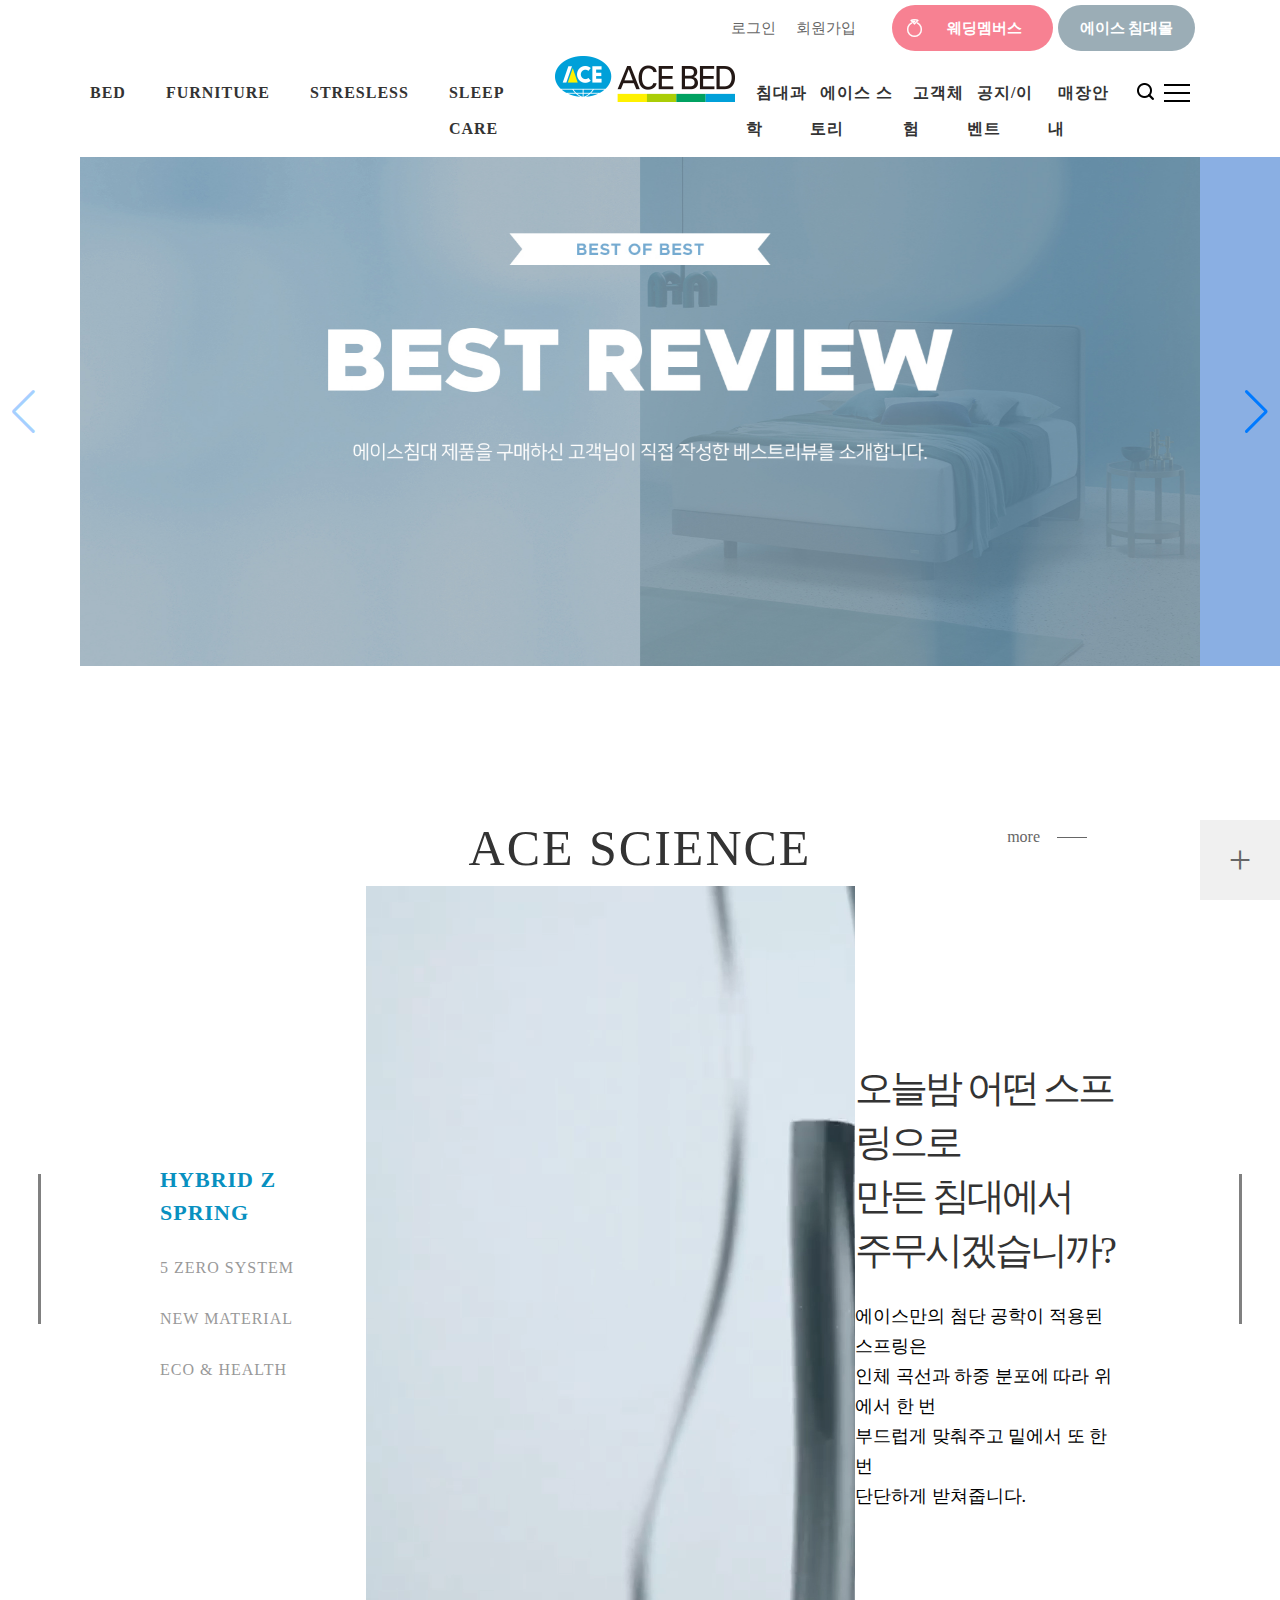
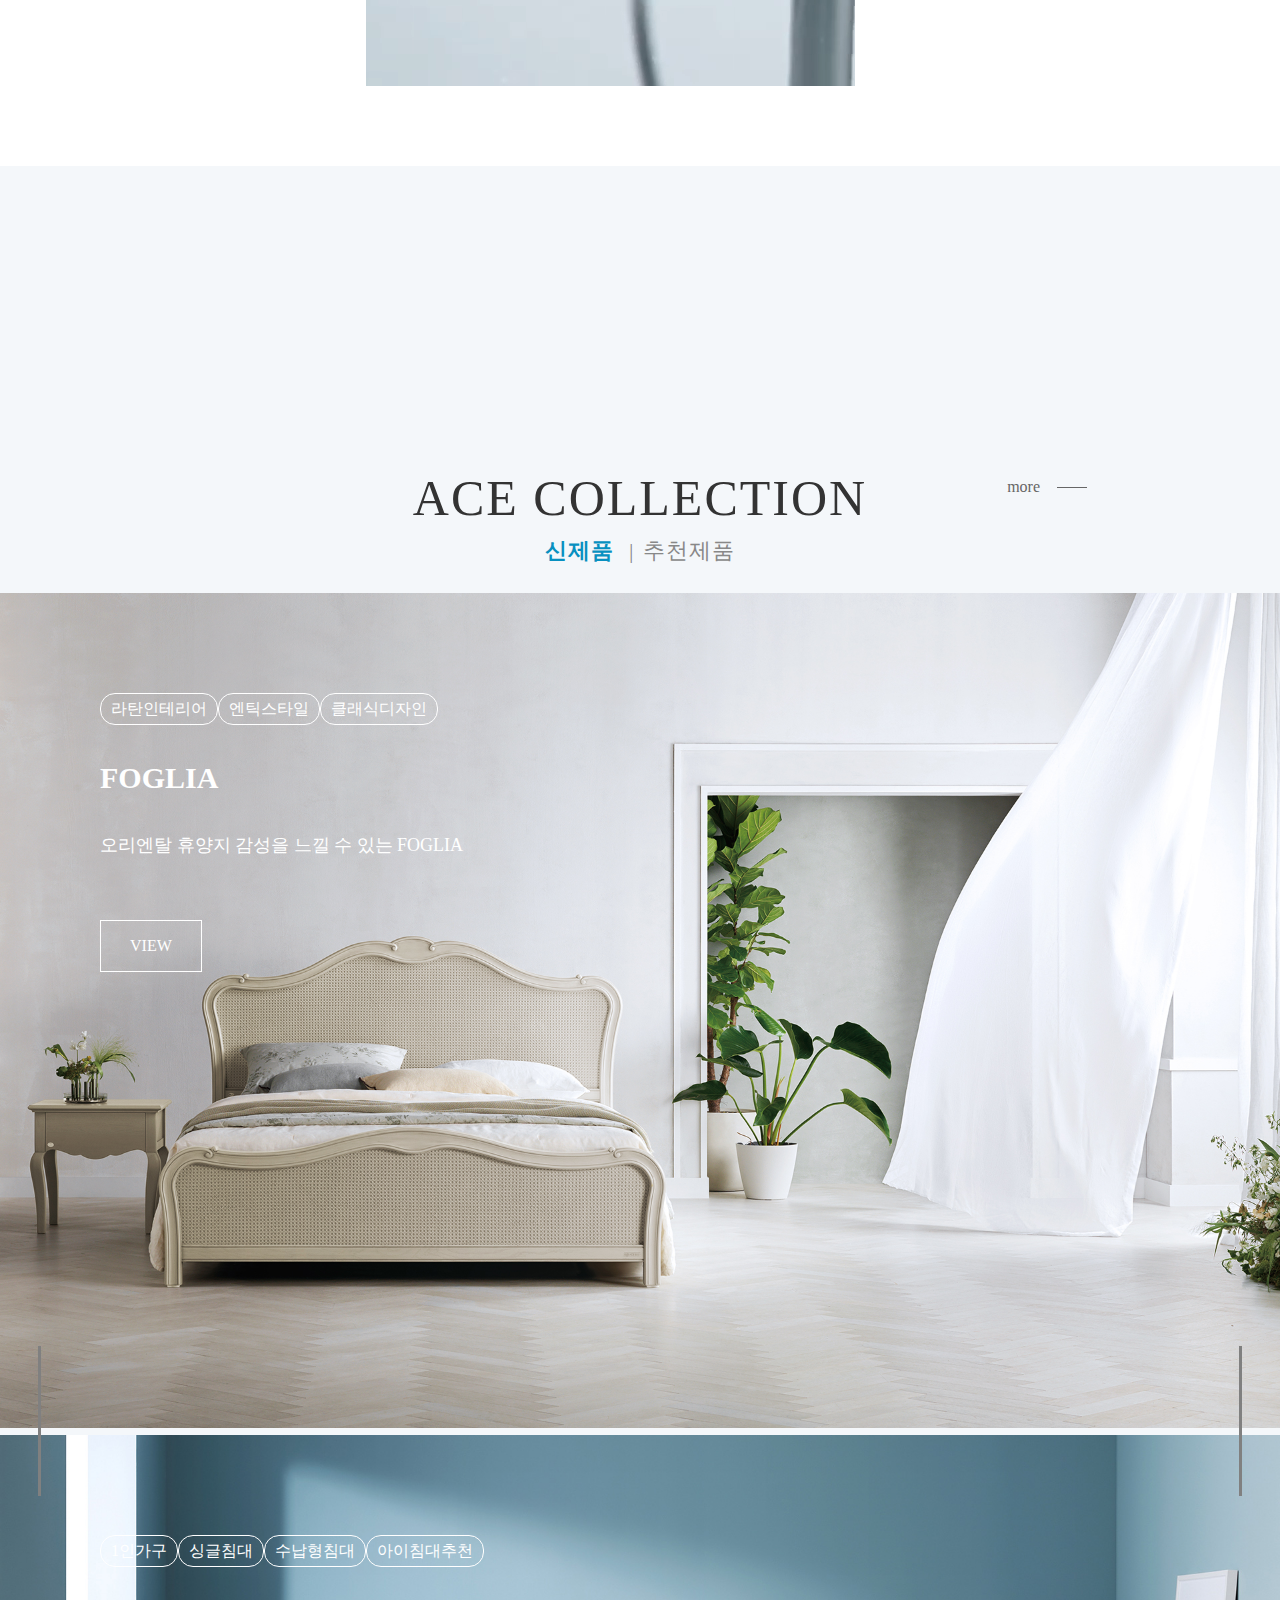
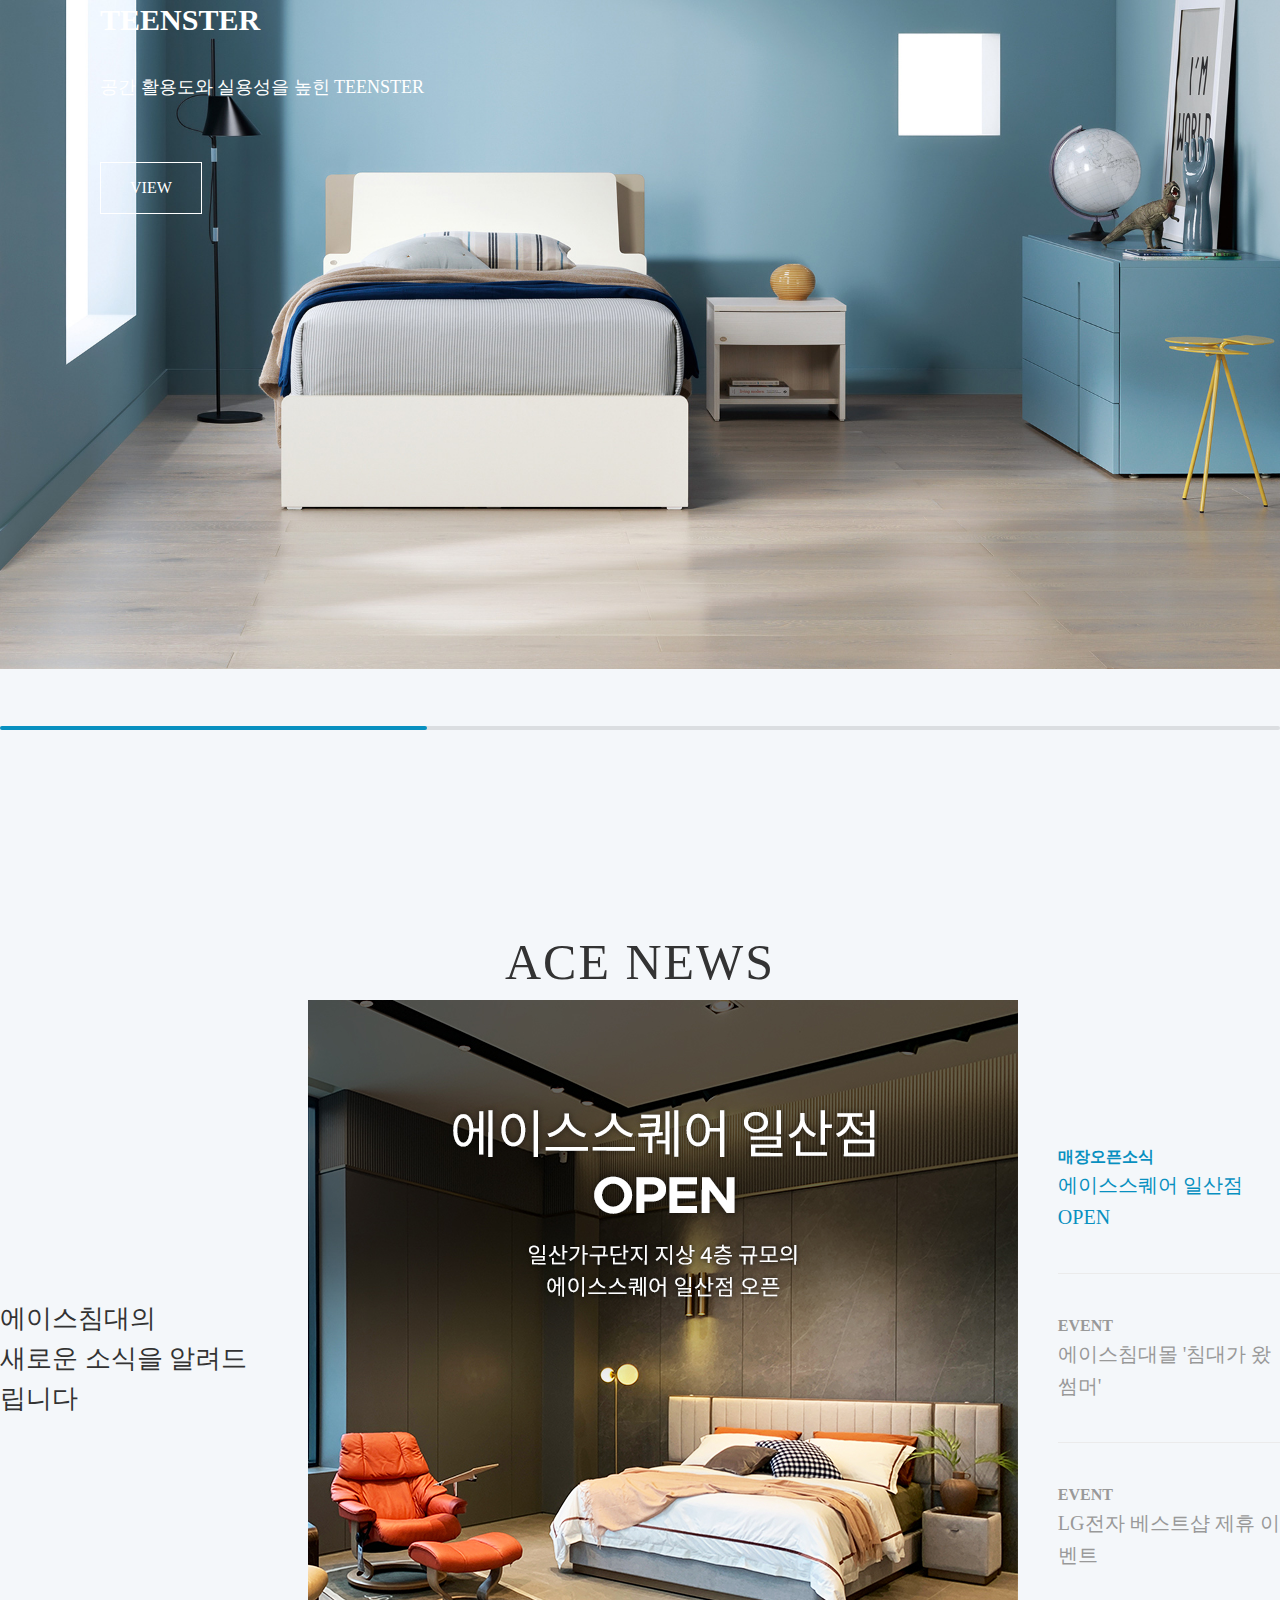
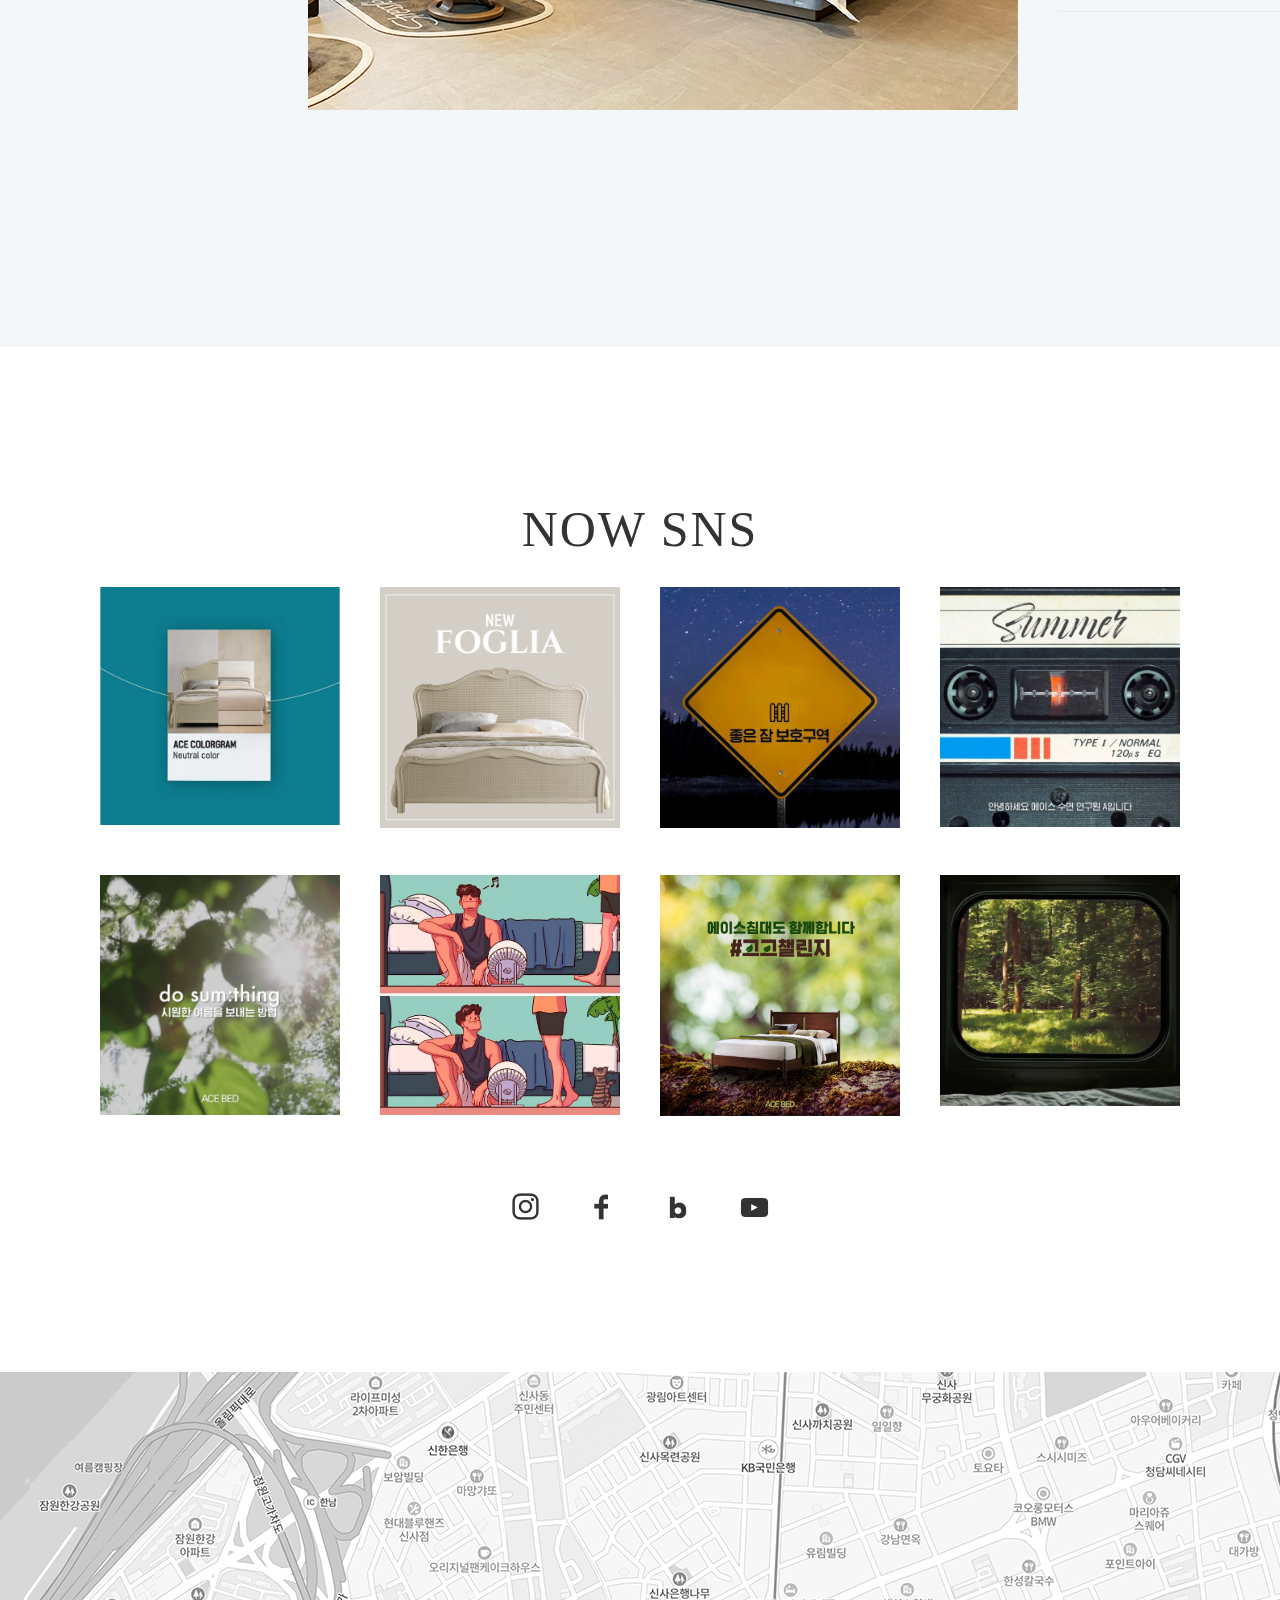
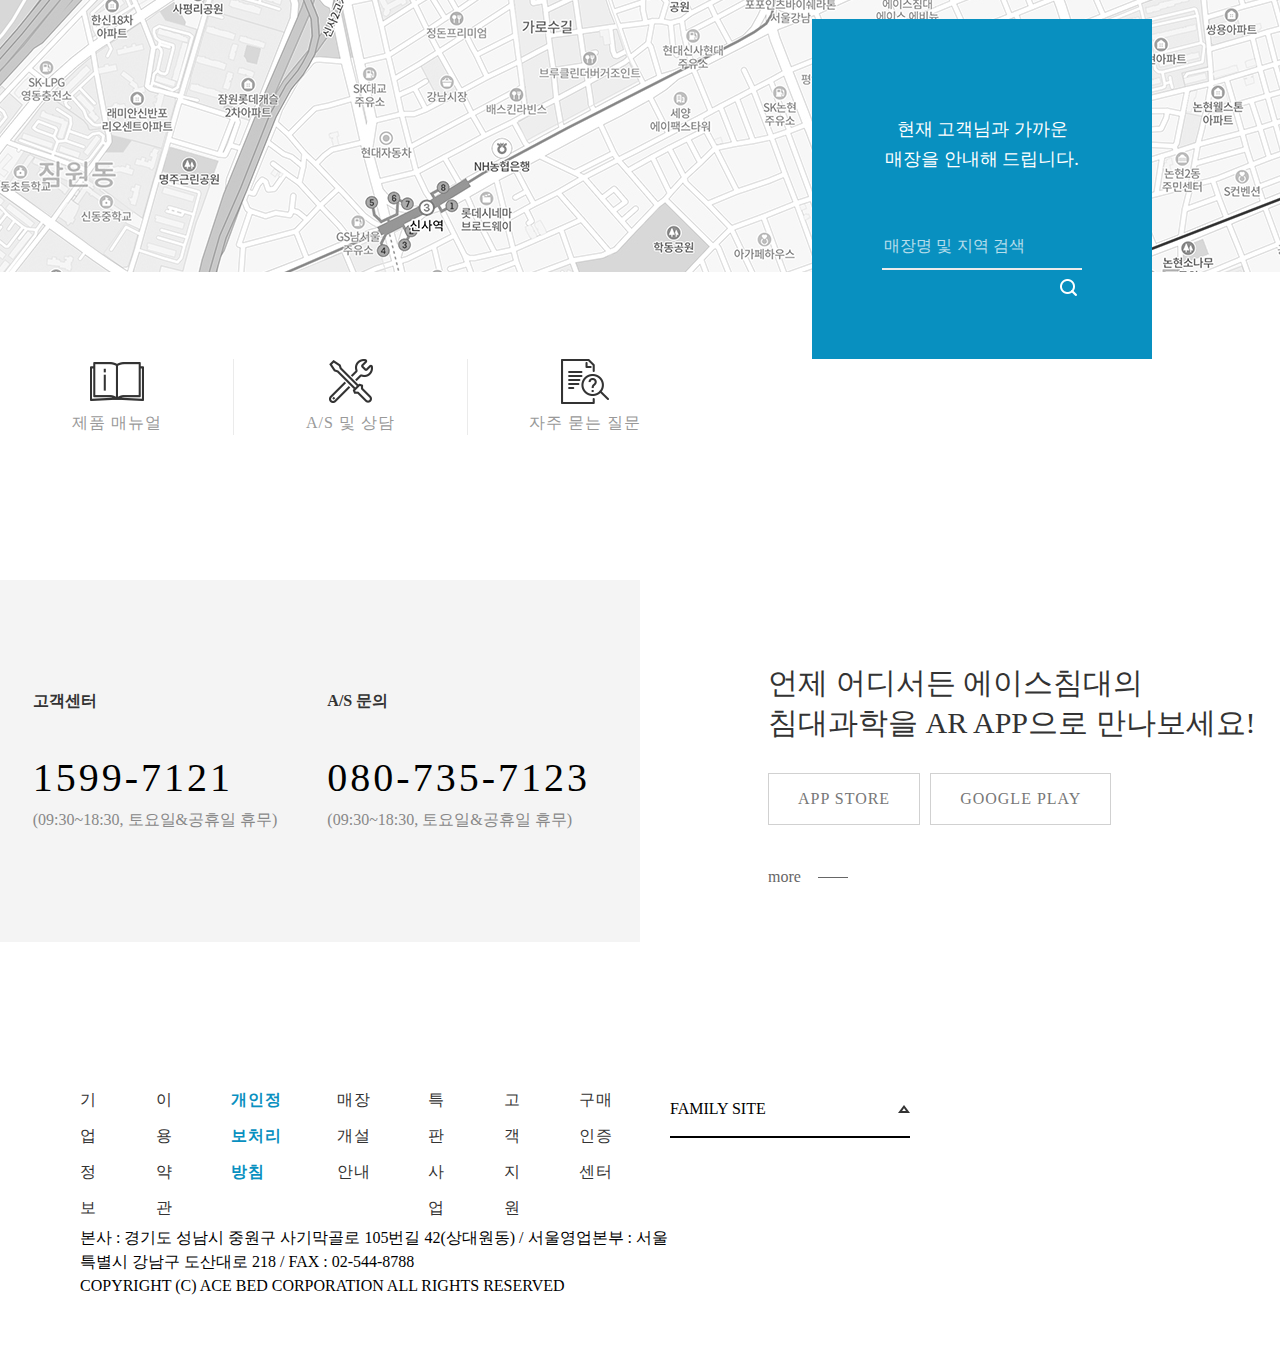
<file: index.html>
<!DOCTYPE html>
<html lang="kr">
<head>
    <meta charset="UTF-8">
    <meta http-equiv="X-UA-Compatible" content="IE=edge">
    <meta name="viewport" content="width=device-width, initial-scale=1.0">
    <title>AceBed_js_main_2</title>
    <link rel="stylesheet" href="css/reset_ace.css">
    <link rel="stylesheet" href="css/style_ace.css">
    <link rel="stylesheet" href="css/ace_main_2_sample.css">
    <link rel="stylesheet" href="https://unpkg.com/swiper/swiper-bundle.min.css"/>
</head>
<body>
    <header>
        <div>
            <div class=h_top>
                    <a href="#">
                        로그인
                    </a>
                    <a href="ace_join.html">
                        회원가입
                    </a>
                    <a href="">
                        웨딩멤버스
                    </a>
                    <a href="">
                        에이스 침대몰
                    </a>
            </div>
        </div>
        <nav class="h_nav">
            <div class="h_left">
                <ul>
                    <li><a class="eng" href="">BED</a>
                        <a class="kor" href="">침대</a>
                            <ul class="sub">
                                <li>
                                    <a href="frame.html">프레임</a>
                                </li>
                                <li>
                                    <a href="">매트리스</a>
                                </li>
                                <li>
                                    <a href="">신제품</a>
                                </li>
                            </ul>
                    </li>
                    <li><a class="eng" href="">FURNITURE</a>
                        <a class="kor" href="">가구</a>
                            <ul class="sub">
                                <li>
                                    <a href="">룸 세트</a>
                                </li>
                                <li>
                                    <a href="">리빙가구</a>
                                </li>
                            </ul>
                    </li>
                    <li><a class="eng" href="">STRESLESS</a>
                        <a class="kor" href="">스트레스리스</a>
                            <ul class="sub">
                                <li>
                                    <a href="">1인용 리클라이너</a>
                                </li>
                                <li>
                                    <a href="">오피스체어</a>
                                </li>
                                <li>
                                    <a href="">소파</a>
                                </li>
                                <li>
                                    <a href="">테이블&악세서리</a>
                                </li>
                            </ul>
                    </li>
                    <li><a class="eng" href="">SLEEP CARE</a>
                        <a class="kor" href="">슬립케어</a>
                            <ul class="sub">
                                <li>
                                    <a href="">마이크로케어</a>
                                </li>
                                <li>
                                    <a href="">스마트슬리브</a>
                                </li>
                                <li>
                                    <a href="">보이로패드</a>
                                </li>
                                <li>
                                    <a href="">마이크로가드 eco</a>
                                </li>
                            </ul>
                    </li>
                </ul>
            </div>
            <h1 class="h_logo">
                <a href="index.html">
                    <img src="img/header-logo.png" alt="에이스침대로고">
                </a>
            </h1>
            <div class="h_right">
                <ul>
                    <li><a class="r_title" href="">침대과학</a>
                        <ul class="sub">
                            <li>
                                <a href="spring.html">스프링</a>
                            </li>
                            <li>
                                <a href="">기술력</a>
                            </li>
                            <li>
                                <a href="">특허 및 수상내역</a>
                            </li>
                            <li>
                                <a href="">침대공학연구소</a>
                            </li>
                        </ul>
                    </li>
                    <li><a class="r_title" href="">에이스 스토리</a>
                        <ul class="sub">
                            <li>
                                <a href="">NOW SNS</a>
                            </li>
                            <li>
                                <a href="">고객후기</a>
                            </li>
                            <li>
                                <a href="">뉴스룸</a>
                            </li>
                        </ul>
                    </li>
                    <li><a class="r_title" href="">고객체험</a>
                        <ul class="sub">
                            <li>
                                <a href="">매트리스 체험존</a>
                            </li>
                            <li>
                                <a href="">이동수면공학 연구소</a>
                            </li>
                            <li>
                                <a href="">공장 견학 신청</a>
                            </li>
                        </ul>
                    </li>
                    <li><a class="r_title" href="">공지/이벤트</a>
                        <ul class="sub">
                            <li>
                                <a href="">이벤트</a>
                            </li>
                            <li>
                                <a href="dangcheom.html">당첨자 안내</a>
                            </li>
                            <li>
                                <a href="notice_write.html">공지사항</a>
                            </li>
                        </ul>
                    </li>
                    <li><a class="r_title" href="">매장안내</a>
                        <ul class="sub">
                            <li>
                                <a href="">매장찾기</a>
                            </li>
                            <li>
                                <a href="">에이스 스퀘어</a>
                            </li>
                            <li>
                                <a href="">에이스 에비뉴</a>
                            </li>
                        </ul>
                    </li>
                </ul>
                <ul>
                    <li class="search">검색</li>
                    <li class="menu">메뉴</li>
                </ul>
            </div>
        </nav>
    </header>
    <div id="search_wrap">
        <div class="search_txt">
            <input type="text" placeholder="궁금하신 제품이나 정보를 빠르게 찾아보세요">
            <span></span>
        </div>
        <div class="search_close">
            <span>X</span>
        </div>
    </div>
    <main>
        <section id="bnr_big">
            <!-- Swiper -->
    <div class="swiper-container mySwiper">
        <div class="swiper-wrapper">
        <div class="swiper-slide">
            <a href="">
                <img src="img/bob.jpg">
            </a>
        </div>
        <div class="swiper-slide"><a href="">
            <img src="img/big_goomae.jpg">
        </a>
        </div>
        </div>
        <div class="swiper-button-next"></div>
        <div class="swiper-button-prev"></div>
    </div>
           <!--  <div class="banner">
                <a href="">
                    <img src="img/bob.jpg" alt="ace_banner_best review">
                </a>
            </div>
            <div class="left_arrow arrow"></div>
            <div class="right_arrow arrow"></div> -->
        </section>
        <section id="science" class="cont_sec">
            <h2>ACE SCIENCE</h2>
            <a href="#">more</a>
            <article>
                <div class="sci_wrap">
                    <div class="tab_btn">
                        <!-- ul*li*4>a -->
                        <ul>
                        <li class="tab active"><a href="">HYBRID Z SPRING</a></li>
                        <li class="tab"><a href="">5 ZERO SYSTEM</a></li>
                        <li class="tab"><a href="">NEW MATERIAL</a></li>
                        <li class="tab"><a href="">ECO & HEALTH</a></li>
                        </ul>
                    </div>
                    <div class="video">
                        <video autoplay loop muted >
                            <source src="img/1440_bg01.mp4" type="video/mp4">
                        </video>
                    </div>
                    <div class="sci_txt">
                        <div>
                            <h3>
                                오늘밤 어떤 스프링으로
                                <br>
                                만든 침대에서
                                <br>
                                주무시겠습니까?
                            </h3>
                            <p>
                                에이스만의 첨단 공학이 적용된 스프링은
                                <br>
                                인체 곡선과 하중 분포에 따라 위에서 한 번
                                <br>
                                부드럽게 맞춰주고 밑에서 또 한 번
                                <br>
                                단단하게 받쳐줍니다.
                            </p>
                        </div>
                    </div>
                </div>
            </article>
            <div class="left_arrow arrow"></div>
            <div class="right_arrow arrow"></div>
        </section>
        <section class="col_news">
            <section id="collection" class="cont_sec">
                <h2>ACE COLLECTION</h2>
                <a href="#">more</a>
                <article>
                    <div class="col_btn">
                        <ul>
                            <li class="tab active"><a  href="">신제품</a> | </li>
                            <!-- <span></span> -->
                            <li class="tab"><a  href="">추천제품</a></li>
                        </ul>
                    </div>
                    <div id="col_wrap">
                        <div class="col">
                            <p>
                                <img src="img/new.jpg" alt="">
                            </p>
                            <div class="col_txt">
                                <ul>
                                    <li>라탄인테리어</li>
                                    <li>엔틱스타일</li>
                                    <li>클래식디자인</li>
                                </ul>
                                <h3>FOGLIA</h3>
                                <p>오리엔탈 휴양지 감성을 느낄 수 있는 FOGLIA</p>
                                <div>
                                    <a href="">VIEW</a>
                                </div>
                            </div>
                        </div>
                        <div class="col">
                            <p>
                                <img src="img/new2.jpg" alt="">
                            </p>
                            <div class="col_txt">
                                <ul>
                                    <li>1인가구</li>
                                    <li>싱글침대</li>
                                    <li>수납형침대</li>
                                    <li>아이침대추천</li>
                                </ul>
                                <h3>OMAGGIO</h3>
                                <p>침실 분위기를 다채롭게 연출 할 수 있는 침대 OMAGGIO</p>
                                <div>
                                    <a href="">VIEW</a>
                                </div>
                            </div>
                        </div>
                        <div class="col">
                            <p>
                                <img src="img/new3.jpg" alt="">
                            </p>
                            <div class="col_txt">
                                <ul>
                                    <li>1인가구</li>
                                    <li>싱글침대</li>
                                    <li>수납형침대</li>
                                    <li>아이침대추천</li>
                                </ul>
                                <h3>TEENSTER</h3>
                                <p>공간 활용도와 실용성을 높힌 TEENSTER</p>
                                <div>
                                    <a href="">VIEW</a>
                                </div>
                            </div>
                        </div>
                        <!-- 추천제품 col
                            <div class="col">
                            <p>
                                <img src="img/new2_1.jpg" alt="">
                            </p>
                            <div class="col_txt">
                                <ul>
                                    <li>기능성침대</li>
                                    <li> LED간접조명</li>
                                    <li> 신혼침대</li>
                                </ul>
                                <h3>OPIMO-II</h3>
                                <p>수납, 조명, 충전 시스템까지 가능한 기능성 침대 OPIMOⅡ</p>
                                <div>
                                    <a href="">VIEW</a>
                                </div>
                            </div>
                        </div>
                        <div class="col">
                            <p>
                                <img src="img/new2_2.jpg" alt="">
                            </p>
                            <div class="col_txt">
                                <ul>
                                    <li>다도</li>
                                    <li> 싱글침대</li>
                                    <li> 트윈침대</li>
                                    <li> 코지한분위기</li>
                                </ul>
                                <h3>DADO</h3>
                                <p>사각형을 모티브로 하여 심플하며 베이직한 디자인이 특징인 침대</p>
                                <div>
                                    <a href="">VIEW</a>
                                </div>
                            </div>
                        </div>
                        <div class="col">
                            <p>
                                <img src="img/new2_3.jpg" alt="">
                            </p>
                            <div class="col_txt">
                                <ul>
                                    <li>루체</li>
                                    <li>LED조명</li>
                                    <li>기능성침대</li>
                                    <li>아트월컨셉</li>
                                </ul>
                                <h3>LUCE-III</h3>
                                <p>LED조명으로 편안한 무드를 연출하는 아트월 컨셉 침대</p>
                                <div>
                                    <a href="">VIEW</a>
                                </div>
                            </div>
                        </div>
                        -->
                    </div>
                    <div class="col_scroll">
                        <div class="scrollbar"></div>
                    </div>
                </article>
                <div class="left_arrow arrow"></div>
                <div class="right_arrow arrow"></div>
            </section>
            <section id="news" class="cont_sec">
                <h2>ACE NEWS</h2>
                <article>
                    <div class="news_txt">
                        <p>
                        에이스침대의
                        <br>
                        새로운 소식을 알려드립니다
                    </p>
                    </div>
                    <div class="news_img">
                        <a href="">
                            <img class="news_img1" src="img/ilsan.jpg" alt="news...">
                            <img class="news_img2" src="img/waht_summer.jpg" alt="news...">
                            <img class="news_img3" src="img/goomae.jpg" alt="news...">
                        </a>
                    </div>
                    <div class="news_list">
                        <ul>
                            <li class="news_event1">
                                    <h4>매장오픈소식</h4>
                                    <p>에이스스퀘어 일산점 OPEN</p>
                            </li>
                            <li  class="news_event2">
                                    <h4>EVENT</h4>
                                    <p>에이스침대몰 '침대가 왔썸머'</p>
                            </li>
                            <li  class="news_event3">
                                    <h4>EVENT</h4>
                                    <p>LG전자 베스트샵 제휴 이벤트</p>
                            </li>
                        </ul>
                    </div>
                </article>
            </section>
        </section>
        <section id="sns" class="cont_sec">
            <h2>NOW SNS</h2>
            <article>
                <ul class="sns_pic">
                    <li>
                        <a href="#">
                            <img src="img/sns_1.png" alt="">
                        </a>
                    </li>
                    <li>
                        <a href="#">
                            <img src="img/sns_2.png" alt="">
                        </a>
                    </li>
                    <li>
                        <a href="#">
                            <img src="img/sns_3.png" alt="">
                        </a>
                    </li>
                    <li>
                        <a href="#">
                            <img src="img/sns_4.png" alt="">
                        </a>
                    </li>
                    <li>
                        <a href="#">
                            <img src="img/sns_5.png" alt="">
                        </a>
                    </li>
                    <li>
                        <a href="#">
                            <img src="img/sns_6.jpg" alt="">
                        </a>
                    </li>
                    <li>
                        <a href="#">
                            <img src="img/sns_7.png" alt="">
                        </a>
                    </li>
                    <li>
                        <a href="#">
                            <img src="img/sns_8.png" alt="">
                        </a>
                    </li>
                </ul>
                <ul class="sns_btn">
                    <li>
                        <a href="">
                            <img src="img/instar.png">
                        </a>
                    </li>
                    <li>
                        <a href="">
                            <img src="img/face_book.png">
                        </a>
                    </li>
                    <li>
                        <a href="">
                            <img src="img/blog.png">
                        </a>
                    </li>
                    <li>
                        <a href="">
                            <img src="img/you.png">
                        </a>
                    </li>
                </ul>
            </article>
        </section>
        <section id="map" class="cont_sec">
            <article class="map_wrap">
                <div class="map_img">
                    <img src="img/store-map.jpg" alt="map">
                </div>
                <div class="map_txt">
                    <p>현재 고객님과 가까운
                        <br>매장을 안내해 드립니다.
                    </p>
                    <div>
                        <input type="text" placeholder="매장명 및 지역 검색">
                        <a href="">
                            <span class="map_search"></span>   <!--inline태그. width,, height 값 가질 수 없음.-->
                        </a>
                        <!-- input태그는 사용자가 글을 쓰도록 해주는 태그 -->
                    </div>
                </div>
            </article>
            <article class="notice">
                <ul>
                    <li>
                        <a href="">
                            <img src="img/product.png" alt="제품 매뉴얼">
                            <p>제품 매뉴얼</p>
                        </a>
                    </li>
                    <li>
                        <a href="">
                            <img src="img/as.png" alt="제품 매뉴얼">
                            <p>A/S 및 상담</p>
                        </a>
                    </li>
                    <li>
                        <a href="">
                            <img src="img/qna.png" alt="제품 매뉴얼">
                            <p>자주 묻는 질문</p>
                        </a>
                    </li>
                </ul>
            </article>
        </section>
        <section id="info" class="cont_sec">
            <article>
                <div class="call">
                    <ul>
                        <li>
                            <h5>고객센터</h5>
                            <p>1599-7121</p>
                            <div>(09:30~18:30, 토요일&공휴일 휴무)</div>
                        </li>
                        <li>
                            <h5>A/S 문의</h5>
                            <p>080-735-7123</p>
                            <div>(09:30~18:30, 토요일&공휴일 휴무)</div>
                        </li>
                    </ul>
                </div>
                <div class="app">
                    <div>
                        <p>
                            언제 어디서든 에이스침대의
                            <br>침대과학을 AR APP으로 만나보세요!
                        </p>
                        <ul class="store_btn">
                            <li>
                                <a href="">APP STORE</a>
                            </li>
                            <li>
                                <a href="">GOOGLE PLAY</a>
                            </li>
                        </ul>
                        <a class="more_btn" href="">more</a>
                    </div>
                </div>
            </article>
        </section>
        <div class="side_btn">
            <p class="top">TOP</p>
            <div class="top_btn">+</div>
            <!-- <a href="" class="bottom_btn">
                <span></span>
            </a> -->
            </div>
    </main>
    <footer>
        <div class="f_left"></div>
        <div class="f_nav">           <!--왼쪽-->
            <ul>
                <li>
                <a href="#">기업정보</a>
                </li>
                <li>
                <a href="#">이용약관</a>
                </li>
                <li>
                <a href="#" class="priv">개인정보처리방침</a>
                </li>
                <li>
                <a href="#">매장개설안내</a>
                </li>
                <li>
                <a href="#">특판사업</a>
                </li>
                <li>
                <a href="#">고객지원</a>
                </li>
                <li>
                <a href="#">구매인증센터</a>
                </li>
            </ul>
            <div class="address"></div>
                <p>
                    본사 : 경기도 성남시 중원구 사기막골로 105번길 42(상대원동) / 서울영업본부 : 서울특별시 강남구 도산대로 218 / FAX : 02-544-8788
                </p>
                <p>
                    COPYRIGHT (C) ACE BED CORPORATION ALL RIGHTS RESERVED
                </p>
            </div>
        </div>
        <div id="f_right">                        <!--오른쪽-->
            <form>
                <div class="family_wrap">
                    <div class="family">
                        FAMILY SITE
                    </div>
                    <div class="family_op">
                        <p>ENGLISH</p>
                        <p class="family_txt">에이스 에비뉴</p>
                        <p class="family_txt">에이스 헤리츠</p>
                        <p class="family_txt">에이스 침대몰</p>
                        <div class="wht_btn">
                            <img src="img/select-icon2-wht-on.png">
                        </div>
                    </div>
                </div>
            </form>
        </div>
    </footer>
    <script src="https://ajax.googleapis.com/ajax/libs/jquery/3.5.1/jquery.min.js"></script>
    <script src="https://unpkg.com/swiper/swiper-bundle.min.js"></script>
    <script src="js/script.js"></script>
</body>
</html>
</file>
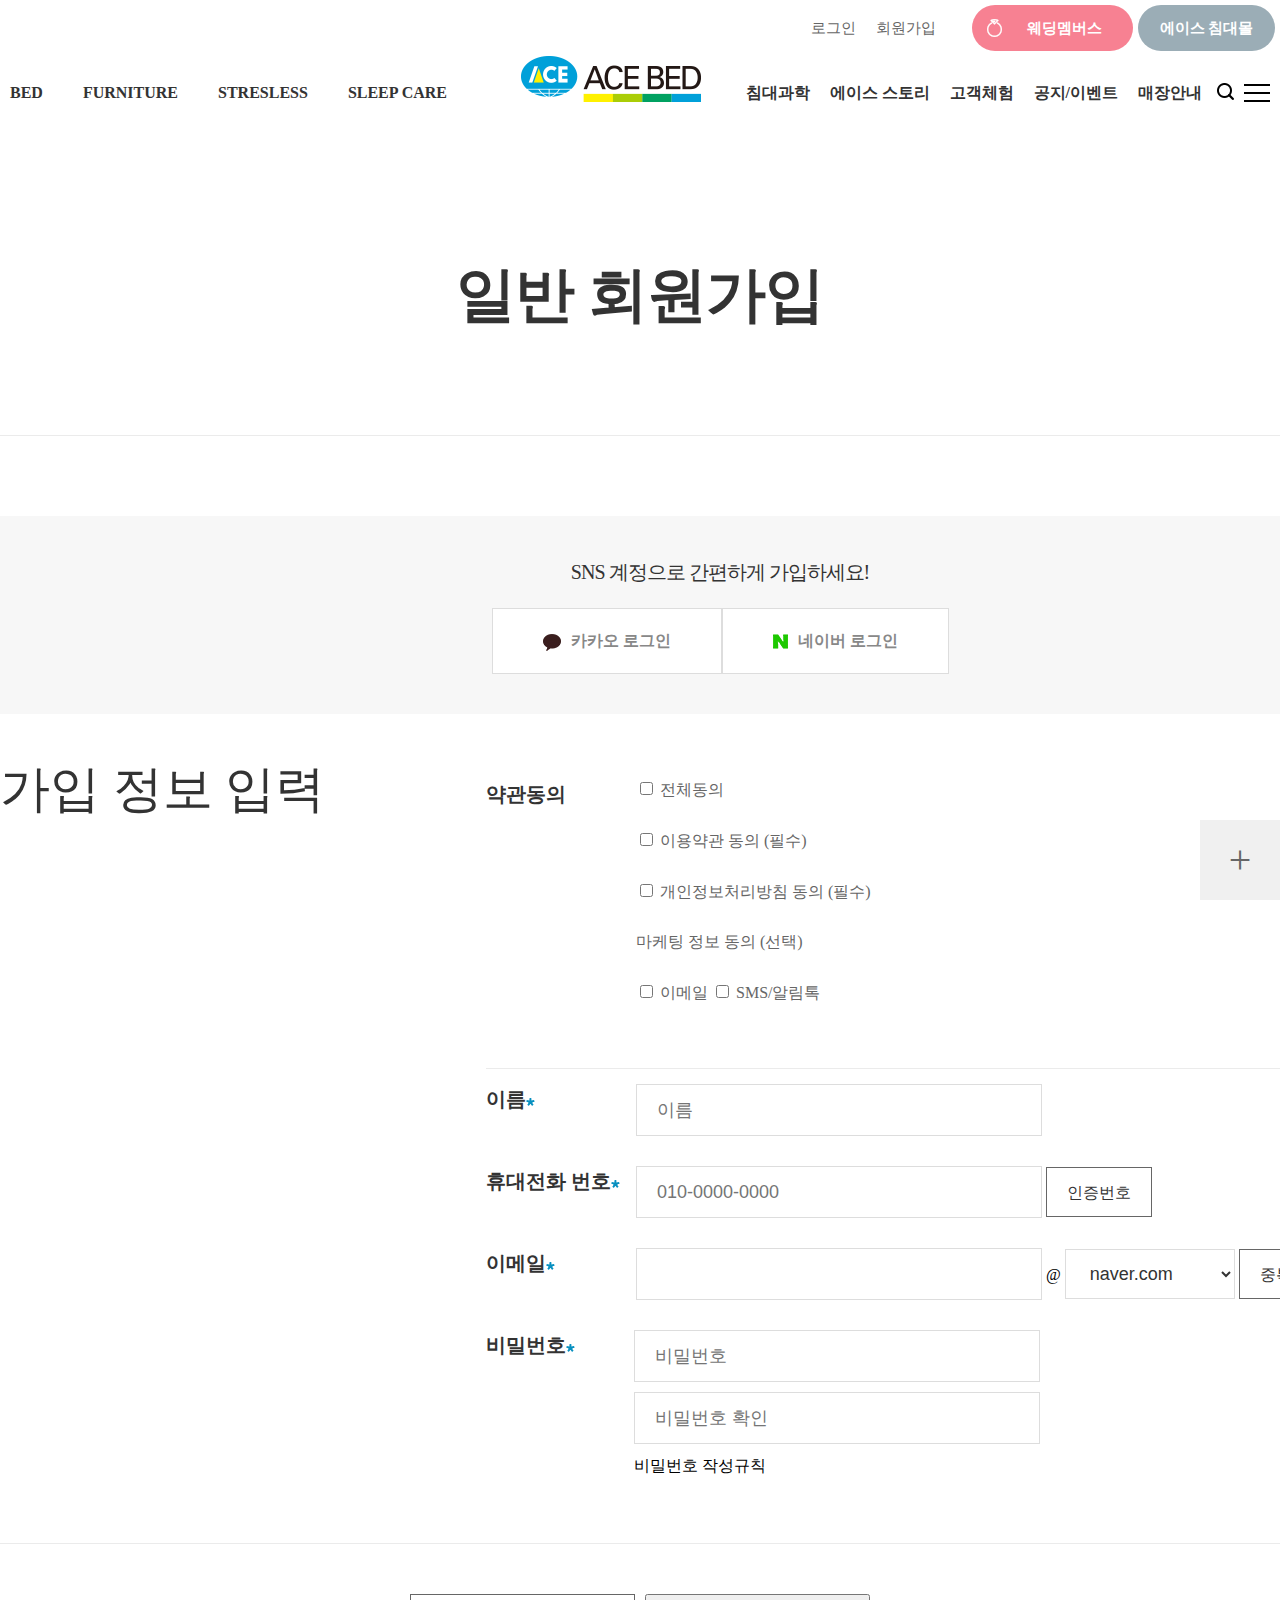
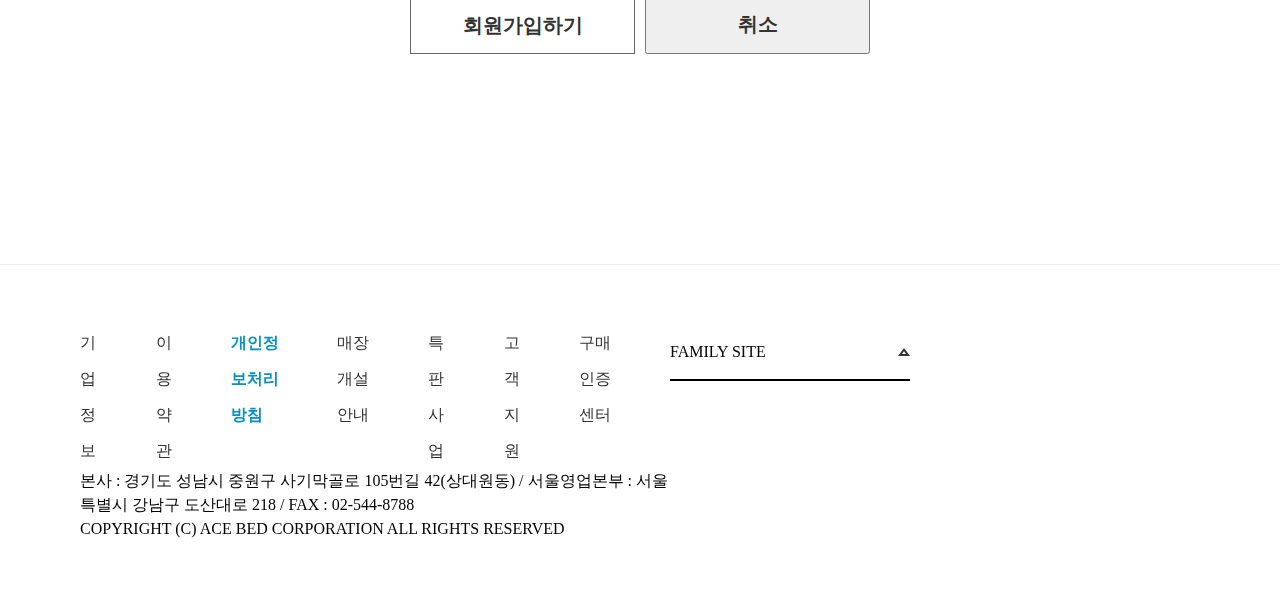
<file: ace_form.html>
<!DOCTYPE html>
<html lang="kr">
<head>
    <meta charset="UTF-8">
    <meta http-equiv="X-UA-Compatible" content="IE=edge">
    <meta name="viewport" content="width=device-width, initial-scale=1.0">
    <title>AceBed_sample_form</title>
    <link rel="stylesheet" href="css/j_reset_ace.css">
    <link rel="stylesheet" href="css/j_style_ace.css">
    <link rel="stylesheet" href="css/j_ace_sample_form.css">
</head>
<body>
    <header>
        <div>
            <div class=h_top>
                    <a href="#">
                        로그인
                    </a>
                    <a href="ace_join.html">
                        회원가입
                    </a>
                    <a href="">
                        웨딩멤버스
                    </a>
                    <a href="">
                        에이스 침대몰
                    </a>
            </div>
        </div>
        <nav class="h_nav">
            <div class="h_left">
                <ul>
                    <li><a class="eng" href="">BED</a>
                        <a class="kor" href="">침대</a>
                            <ul class="sub">
                                <li>
                                    <a href="frame.html">프레임</a>
                                </li>
                                <li>
                                    <a href="">매트리스</a>
                                </li>
                                <li>
                                    <a href="">신제품</a>
                                </li>
                            </ul>
                    </li>
                    <li><a class="eng" href="">FURNITURE</a>
                        <a class="kor" href="">가구</a>
                            <ul class="sub">
                                <li>
                                    <a href="">룸 세트</a>
                                </li>
                                <li>
                                    <a href="">리빙가구</a>
                                </li>
                            </ul>
                    </li>
                    <li><a class="eng" href="">STRESLESS</a>
                        <a class="kor" href="">스트레스리스</a>
                            <ul class="sub">
                                <li>
                                    <a href="">1인용 리클라이너</a>
                                </li>
                                <li>
                                    <a href="">오피스체어</a>
                                </li>
                                <li>
                                    <a href="">소파</a>
                                </li>
                                <li>
                                    <a href="">테이블&악세서리</a>
                                </li>
                            </ul>
                    </li>
                    <li><a class="eng" href="">SLEEP CARE</a>
                        <a class="kor" href="">슬립케어</a>
                            <ul class="sub">
                                <li>
                                    <a href="">마이크로케어</a>
                                </li>
                                <li>
                                    <a href="">스마트슬리브</a>
                                </li>
                                <li>
                                    <a href="">보이로패드</a>
                                </li>
                                <li>
                                    <a href="">마이크로가드 eco</a>
                                </li>
                            </ul>
                    </li>
                </ul>
            </div>
            <h1 class="h_logo">
                <a href="index.html">
                    <img src="img/header-logo.png" alt="에이스침대로고">
                </a>
            </h1>
            <div class="h_right">
                <ul>
                    <li><a class="r_title" href="">침대과학</a>
                        <ul class="sub">
                            <li>
                                <a href="spring.html">스프링</a>
                            </li>
                            <li>
                                <a href="">기술력</a>
                            </li>
                            <li>
                                <a href="">특허 및 수상내역</a>
                            </li>
                            <li>
                                <a href="">침대공학연구소</a>
                            </li>
                        </ul>
                    </li>
                    <li><a class="r_title" href="">에이스 스토리</a>
                        <ul class="sub">
                            <li>
                                <a href="">NOW SNS</a>
                            </li>
                            <li>
                                <a href="">고객후기</a>
                            </li>
                            <li>
                                <a href="">뉴스룸</a>
                            </li>
                        </ul>
                    </li>
                    <li><a class="r_title" href="">고객체험</a>
                        <ul class="sub">
                            <li>
                                <a href="">매트리스 체험존</a>
                            </li>
                            <li>
                                <a href="">이동수면공학 연구소</a>
                            </li>
                            <li>
                                <a href="">공장 견학 신청</a>
                            </li>
                        </ul>
                    </li>
                    <li><a class="r_title" href="">공지/이벤트</a>
                        <ul class="sub">
                            <li>
                                <a href="">이벤트</a>
                            </li>
                            <li>
                                <a href="dangcheom.html">당첨자 안내</a>
                            </li>
                            <li>
                                <a href="notice_write.html">공지사항</a>
                            </li>
                        </ul>
                    </li>
                    <li><a class="r_title" href="">매장안내</a>
                        <ul class="sub">
                            <li>
                                <a href="">매장찾기</a>
                            </li>
                            <li>
                                <a href="">에이스 스퀘어</a>
                            </li>
                            <li>
                                <a href="">에이스 에비뉴</a>
                            </li>
                        </ul>
                    </li>
                </ul>
                <ul>
                    <li class="search">검색</li>
                    <li class="menu">메뉴</li>
                </ul>
            </div>
        </nav>
    </header>
    <div id="search_wrap">
        <div class="search_txt">
            <input type="text" placeholder="궁금하신 제품이나 정보를 빠르게 찾아보세요">
            <span></span>
        </div>
        <div class="search_close">
            <span>X</span>
        </div>
    </div>
    <main>
        <h2>일반 회원가입</h2>
        <form action="ace_form.php" method="POST" class="join_wrap">
            <article class="sns_wrap">
                <h3>SNS 계정으로 간편하게 가입하세요!</h3>
                <div class="join_sns">
                    <a href=""><span class="kakao"></span>카카오 로그인</a>
                    <a href=""><span class="naver"></span>네이버 로그인</a>
                </div>
            </article>
            <article class="txt_wrap">
                <h4>가입 정보 입력</h4>
                <di action="ace_form.php" method="POST" class="join_txt">
                    <div class="terms">
                        <div class=txt_title>
                            <h5>약관동의</h5>
                        </div>
                        <div method="POST" class="customer">
                            <ul class="check">
                                <li>
                                    <input type="checkbox" name="check[]" id="selectAll" value="all">
                                    <label>전체동의</label>
                                </li>
                                <li>
                                    <input type="checkbox" name="check[]" value="이용약관 동의" >
                                    <label>
                                        이용약관 동의 <span>(필수)</span>
                                    </label>
                                    <strong>자세히 보기</strong>
                                </li>
                                <li>
                                    <input type="checkbox" name="check[]" value="개인정보처리방침 동의">
                                    <label>
                                        개인정보처리방침 동의 <span>(필수)</span>
                                    </label>
                                    <strong>자세히 보기</strong>
                                </li>
                                <li>
                                    마케팅 정보 동의 (선택)
                                </li>
                                <li>
                                    <input type="checkbox" name="check[]" value="마케팅 정보 동의-이메일">
                                    <label>이메일</label>
                                    <input type="checkbox" name="check[]" value="마케팅 정보 동의-sns">
                                    <label>SMS/알림톡</label>
                                </li>
                            </ul>
                        </div>
                    </div>
                    <div class="cust_info">
                        <dl>
                            <dt>이름<span></span></dt>
                            <dd>
                                <input type="text" name="name" placeholder="이름">
                            </dd>
                        </dl>
                        <dl>
                            <dt>휴대전화 번호<span></span></dt>
                            <dd>
                                <input type="text" name="tel" placeholder="010-0000-0000"> 
                                <input class="join_btn_b" type="button" value="인증번호">
                            </dd>
                        </dl>
                        <dl>
                            <dt>이메일<span></span></dt>
                            <dd>
                                <input type="text" name="email"> @
                                <select name="emails">
                                    <option>naver.com</option>
                                    <option>gmail.com</option>
                                    <option>hanmail.net</option>
                                </select>
                                <input class="join_btn_b" type="button" value="중복확인">
                            </dd>
                        </dl>
                        <dl>
                            <dt>비밀번호<span></span></dt>
                            <dd>
                                <input type="password" name="pw" placeholder="비밀번호">
                                <input type="password" name="re_pw" placeholder="비밀번호 확인">
                                <p><span></span>비밀번호 작성규칙</p>
                            </dd>
                        </dl>
                    </div>
                </di>
            </article>
            <div class="agree">
                <input class="join_btn_b" type="submit" value="회원가입하기">
                <input type="button" value="취소">
            </div>
        </form>

        <!--TOP 버튼-->
        <div class="side_btn">
            <p class="top">TOP</p>
            <div class="top_btn">+</div>
            <!-- <a href="" class="bottom_btn">
                <span></span>
            </a> -->
            </div>
    </main>
    <footer>
        <div class="f_left"></div>
        <div class="f_nav">           <!--왼쪽-->
            <ul>
                <li>
                <a href="#">기업정보</a>
                </li>
                <li>
                <a href="#">이용약관</a>
                </li>
                <li>
                <a href="#" class="priv">개인정보처리방침</a>
                </li>
                <li>
                <a href="#">매장개설안내</a>
                </li>
                <li>
                <a href="#">특판사업</a>
                </li>
                <li>
                <a href="#">고객지원</a>
                </li>
                <li>
                <a href="#">구매인증센터</a>
                </li>
            </ul>
            <div class="address"></div>
                <p>
                    본사 : 경기도 성남시 중원구 사기막골로 105번길 42(상대원동) / 서울영업본부 : 서울특별시 강남구 도산대로 218 / FAX : 02-544-8788
                </p>
                <p>
                    COPYRIGHT (C) ACE BED CORPORATION ALL RIGHTS RESERVED
                </p>
            </div>
        </div>
        <div id="f_right">                        <!--오른쪽-->
            <form>
                <div class="family_wrap">
                    <div class="family">
                        FAMILY SITE
                    </div>
                    <div class="family_op">
                        <p>ENGLISH</p>
                        <p class="family_txt">에이스 에비뉴</p>
                        <p class="family_txt">에이스 헤리츠</p>
                        <p class="family_txt">에이스 침대몰</p>
                        <div class="wht_btn">
                            <img src="img/select-icon2-wht-on.png">
                        </div>
                    </div>
                </div>
            </form>
        </div>
    </footer>
    <script src="https://ajax.googleapis.com/ajax/libs/jquery/3.5.1/jquery.min.js"></script>
    <script src="js/j_script_sample.js"></script>
</body>
</html>
</file>
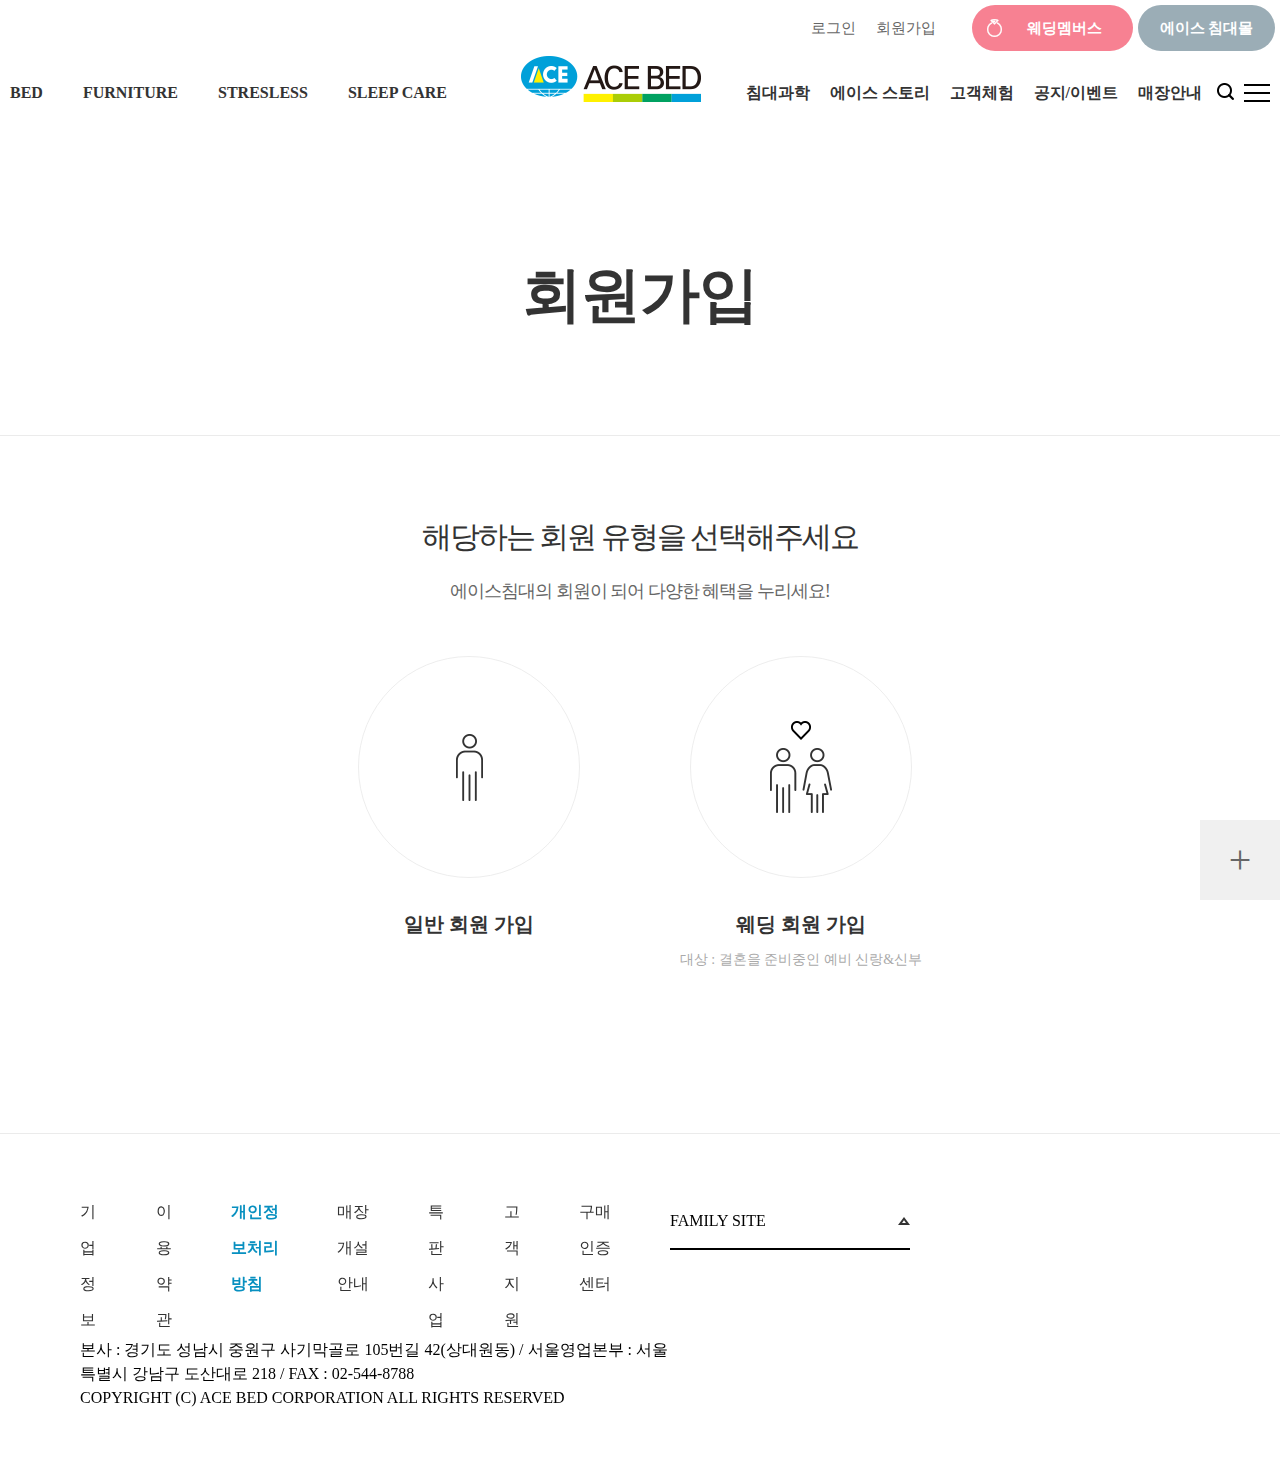
<file: ace_join.html>
<!DOCTYPE html>
<html lang="kr">
<head>
    <meta charset="UTF-8">
    <meta http-equiv="X-UA-Compatible" content="IE=edge">
    <meta name="viewport" content="width=device-width, initial-scale=1.0">
    <title>AceBed_sample</title>
    <link rel="stylesheet" href="css/j_reset_ace.css">
    <link rel="stylesheet" href="css/j_style_ace.css">
    <link rel="stylesheet" href="css/j_ace_sample.css">
</head>
<body>
    <header>
        <div>
            <div class=h_top>
                    <a href="#">
                        로그인
                    </a>
                    <a href="ace_join.html">
                        회원가입
                    </a>
                    <a href="">
                        웨딩멤버스
                    </a>
                    <a href="">
                        에이스 침대몰
                    </a>
            </div>
        </div>
        <nav class="h_nav">
            <div class="h_left">
                <ul>
                    <li><a class="eng" href="">BED</a>
                        <a class="kor" href="">침대</a>
                            <ul class="sub">
                                <li>
                                    <a href="frame.html">프레임</a>
                                </li>
                                <li>
                                    <a href="">매트리스</a>
                                </li>
                                <li>
                                    <a href="">신제품</a>
                                </li>
                            </ul>
                    </li>
                    <li><a class="eng" href="">FURNITURE</a>
                        <a class="kor" href="">가구</a>
                            <ul class="sub">
                                <li>
                                    <a href="">룸 세트</a>
                                </li>
                                <li>
                                    <a href="">리빙가구</a>
                                </li>
                            </ul>
                    </li>
                    <li><a class="eng" href="">STRESLESS</a>
                        <a class="kor" href="">스트레스리스</a>
                            <ul class="sub">
                                <li>
                                    <a href="">1인용 리클라이너</a>
                                </li>
                                <li>
                                    <a href="">오피스체어</a>
                                </li>
                                <li>
                                    <a href="">소파</a>
                                </li>
                                <li>
                                    <a href="">테이블&악세서리</a>
                                </li>
                            </ul>
                    </li>
                    <li><a class="eng" href="">SLEEP CARE</a>
                        <a class="kor" href="">슬립케어</a>
                            <ul class="sub">
                                <li>
                                    <a href="">마이크로케어</a>
                                </li>
                                <li>
                                    <a href="">스마트슬리브</a>
                                </li>
                                <li>
                                    <a href="">보이로패드</a>
                                </li>
                                <li>
                                    <a href="">마이크로가드 eco</a>
                                </li>
                            </ul>
                    </li>
                </ul>
            </div>
            <h1 class="h_logo">
                <a href="index.html">
                    <img src="img/header-logo.png" alt="에이스침대로고">
                </a>
            </h1>
            <div class="h_right">
                <ul>
                    <li><a class="r_title" href="">침대과학</a>
                        <ul class="sub">
                            <li>
                                <a href="spring.html">스프링</a>
                            </li>
                            <li>
                                <a href="">기술력</a>
                            </li>
                            <li>
                                <a href="">특허 및 수상내역</a>
                            </li>
                            <li>
                                <a href="">침대공학연구소</a>
                            </li>
                        </ul>
                    </li>
                    <li><a class="r_title" href="">에이스 스토리</a>
                        <ul class="sub">
                            <li>
                                <a href="">NOW SNS</a>
                            </li>
                            <li>
                                <a href="">고객후기</a>
                            </li>
                            <li>
                                <a href="">뉴스룸</a>
                            </li>
                        </ul>
                    </li>
                    <li><a class="r_title" href="">고객체험</a>
                        <ul class="sub">
                            <li>
                                <a href="">매트리스 체험존</a>
                            </li>
                            <li>
                                <a href="">이동수면공학 연구소</a>
                            </li>
                            <li>
                                <a href="">공장 견학 신청</a>
                            </li>
                        </ul>
                    </li>
                    <li><a class="r_title" href="">공지/이벤트</a>
                        <ul class="sub">
                            <li>
                                <a href="">이벤트</a>
                            </li>
                            <li>
                                <a href="dangcheom.html">당첨자 안내</a>
                            </li>
                            <li>
                                <a href="notice_write.html">공지사항</a>
                            </li>
                        </ul>
                    </li>
                    <li><a class="r_title" href="">매장안내</a>
                        <ul class="sub">
                            <li>
                                <a href="">매장찾기</a>
                            </li>
                            <li>
                                <a href="">에이스 스퀘어</a>
                            </li>
                            <li>
                                <a href="">에이스 에비뉴</a>
                            </li>
                        </ul>
                    </li>
                </ul>
                <ul>
                    <li class="search">검색</li>
                    <li class="menu">메뉴</li>
                </ul>
            </div>
        </nav>
    </header>
    <div id="search_wrap">
        <div class="search_txt">
            <input type="text" placeholder="궁금하신 제품이나 정보를 빠르게 찾아보세요">
            <span></span>
        </div>
        <div class="search_close">
            <span>X</span>
        </div>
    </div>
    <main>
        <h2>회원가입</h2>
        <section class="join_wrap">
            <h3>해당하는 회원 유형을 선택해주세요</h3>
            <p>에이스침대의 회원이 되어 다양한 혜택을 누리세요!</p>
            <article>
                <div class="join_btn join_blue">
                    <div class="join_btn_img">
                        <img class="join_icon" src="img/join-single-icon.png" alt=>
                        <img class="join_icon_on" src="img/join-single-icon_on.png" alt=>
                    </div>
                    <h4>일반 회원 가입</h4>
                </div>
                <div class="join_btn">
                    <div class="join_btn_img">
                        <img src="img/join-wedding-icon.png" alt=>
                    </div>
                    <h4>웨딩 회원 가입</h4>
                    <p>대상 : 결혼을 준비중인 예비 신랑&신부</p>
                </div>
                </div>
            </article>
        </section>


        <!--TOP 버튼-->
        <div class="side_btn">
            <p class="top">TOP</p>
            <div class="top_btn">+</div>
            <!-- <a href="" class="bottom_btn">
                <span></span>
            </a> -->
            </div>
    </main>
    <footer>
        <div class="f_left"></div>
        <div class="f_nav">           <!--왼쪽-->
            <ul>
                <li>
                <a href="#">기업정보</a>
                </li>
                <li>
                <a href="#">이용약관</a>
                </li>
                <li>
                <a href="#" class="priv">개인정보처리방침</a>
                </li>
                <li>
                <a href="#">매장개설안내</a>
                </li>
                <li>
                <a href="#">특판사업</a>
                </li>
                <li>
                <a href="#">고객지원</a>
                </li>
                <li>
                <a href="#">구매인증센터</a>
                </li>
            </ul>
            <div class="address"></div>
                <p>
                    본사 : 경기도 성남시 중원구 사기막골로 105번길 42(상대원동) / 서울영업본부 : 서울특별시 강남구 도산대로 218 / FAX : 02-544-8788
                </p>
                <p>
                    COPYRIGHT (C) ACE BED CORPORATION ALL RIGHTS RESERVED
                </p>
            </div>
        </div>
        <div id="f_right">                        <!--오른쪽-->
            <form>
                <div class="family_wrap">
                    <div class="family">
                        FAMILY SITE
                    </div>
                    <div class="family_op">
                        <p>ENGLISH</p>
                        <p class="family_txt">에이스 에비뉴</p>
                        <p class="family_txt">에이스 헤리츠</p>
                        <p class="family_txt">에이스 침대몰</p>
                        <div class="wht_btn">
                            <img src="img/select-icon2-wht-on.png">
                        </div>
                    </div>
                </div>
            </form>
        </div>
    </footer>
    <script src="https://ajax.googleapis.com/ajax/libs/jquery/3.5.1/jquery.min.js"></script>
    <script src="js/j_script_sample.js"></script>
</body>
</html>
</file>
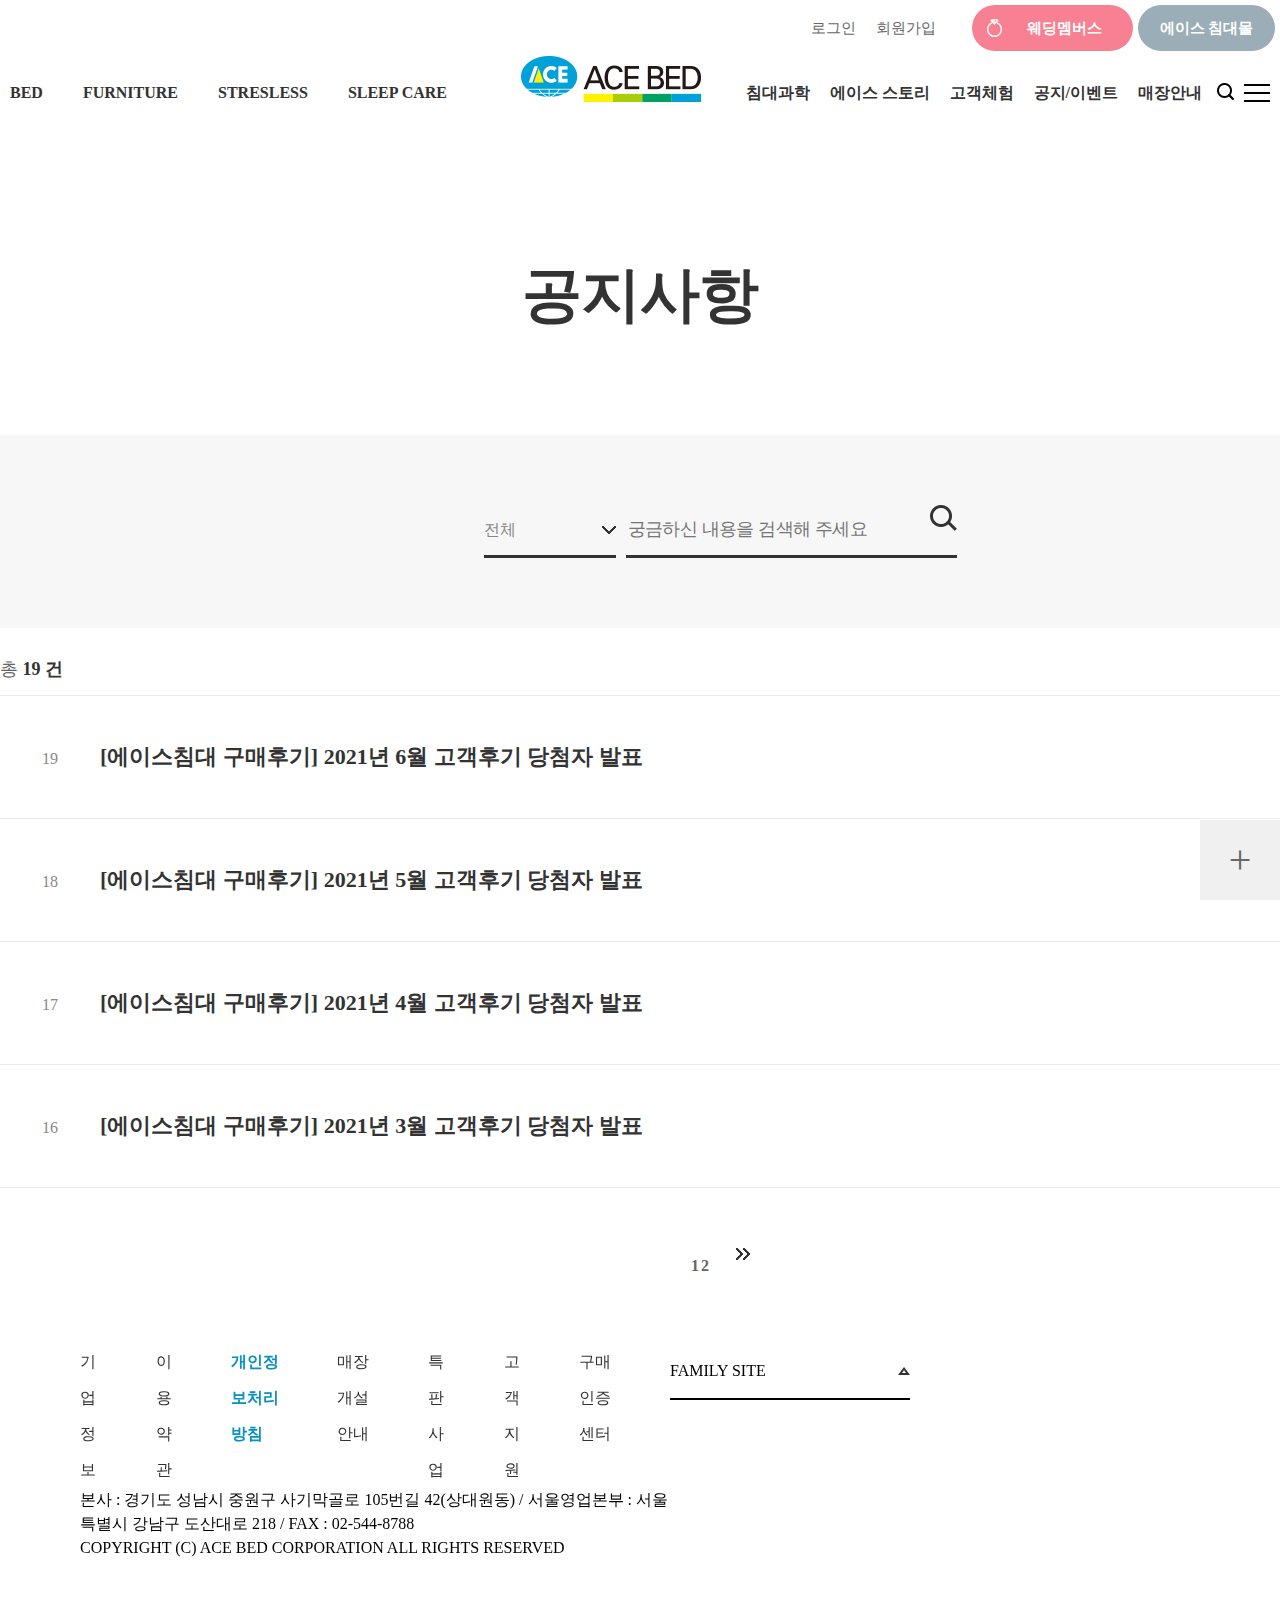
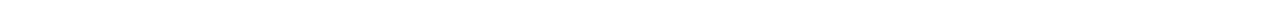
<file: dangcheom.html>
<!DOCTYPE html> 
<html lang="kr">
<head>
    <meta charset="UTF-8">
    <meta http-equiv="X-UA-Compatible" content="IE=edge">
    <meta name="viewport" content="width=device-width, initial-scale=1.0">
    <title>notice_list</title>
    <link rel="stylesheet" href="css/d_reset_ace.css">
    <link rel="stylesheet" href="css/d_style_ace.css">
    <link rel="stylesheet" href="css/ace_d_sample.css">
</head>
<body>
    <header>
        <div>
            <div class=h_top>
                    <a href="#">
                        로그인
                    </a>
                    <a href="ace_join.html">
                        회원가입
                    </a>
                    <a href="">
                        웨딩멤버스
                    </a>
                    <a href="">
                        에이스 침대몰
                    </a>
            </div>
        </div>
        <nav class="h_nav">
            <div class="h_left">
                <ul>
                    <li><a class="eng" href="">BED</a>
                        <a class="kor" href="">침대</a>
                            <ul class="sub">
                                <li>
                                    <a href="frame.html">프레임</a>
                                </li>
                                <li>
                                    <a href="">매트리스</a>
                                </li>
                                <li>
                                    <a href="">신제품</a>
                                </li>
                            </ul>
                    </li>
                    <li><a class="eng" href="">FURNITURE</a>
                        <a class="kor" href="">가구</a>
                            <ul class="sub">
                                <li>
                                    <a href="">룸 세트</a>
                                </li>
                                <li>
                                    <a href="">리빙가구</a>
                                </li>
                            </ul>
                    </li>
                    <li><a class="eng" href="">STRESLESS</a>
                        <a class="kor" href="">스트레스리스</a>
                            <ul class="sub">
                                <li>
                                    <a href="">1인용 리클라이너</a>
                                </li>
                                <li>
                                    <a href="">오피스체어</a>
                                </li>
                                <li>
                                    <a href="">소파</a>
                                </li>
                                <li>
                                    <a href="">테이블&악세서리</a>
                                </li>
                            </ul>
                    </li>
                    <li><a class="eng" href="">SLEEP CARE</a>
                        <a class="kor" href="">슬립케어</a>
                            <ul class="sub">
                                <li>
                                    <a href="">마이크로케어</a>
                                </li>
                                <li>
                                    <a href="">스마트슬리브</a>
                                </li>
                                <li>
                                    <a href="">보이로패드</a>
                                </li>
                                <li>
                                    <a href="">마이크로가드 eco</a>
                                </li>
                            </ul>
                    </li>
                </ul>
            </div>
            <h1 class="h_logo">
                <a href="index.html">
                    <img src="img/header-logo.png" alt="에이스침대로고">
                </a>
            </h1>
            <div class="h_right">
                <ul>
                    <li><a class="r_title" href="">침대과학</a>
                        <ul class="sub">
                            <li>
                                <a href="spring.html">스프링</a>
                            </li>
                            <li>
                                <a href="">기술력</a>
                            </li>
                            <li>
                                <a href="">특허 및 수상내역</a>
                            </li>
                            <li>
                                <a href="">침대공학연구소</a>
                            </li>
                        </ul>
                    </li>
                    <li><a class="r_title" href="">에이스 스토리</a>
                        <ul class="sub">
                            <li>
                                <a href="">NOW SNS</a>
                            </li>
                            <li>
                                <a href="">고객후기</a>
                            </li>
                            <li>
                                <a href="">뉴스룸</a>
                            </li>
                        </ul>
                    </li>
                    <li><a class="r_title" href="">고객체험</a>
                        <ul class="sub">
                            <li>
                                <a href="">매트리스 체험존</a>
                            </li>
                            <li>
                                <a href="">이동수면공학 연구소</a>
                            </li>
                            <li>
                                <a href="">공장 견학 신청</a>
                            </li>
                        </ul>
                    </li>
                    <li><a class="r_title" href="">공지/이벤트</a>
                        <ul class="sub">
                            <li>
                                <a href="">이벤트</a>
                            </li>
                            <li>
                                <a href="dangcheom.html">당첨자 안내</a>
                            </li>
                            <li>
                                <a href="notice_write.html">공지사항</a>
                            </li>
                        </ul>
                    </li>
                    <li><a class="r_title" href="">매장안내</a>
                        <ul class="sub">
                            <li>
                                <a href="">매장찾기</a>
                            </li>
                            <li>
                                <a href="">에이스 스퀘어</a>
                            </li>
                            <li>
                                <a href="">에이스 에비뉴</a>
                            </li>
                        </ul>
                    </li>
                </ul>
                <ul>
                    <li class="search">검색</li>
                    <li class="menu">메뉴</li>
                </ul>
            </div>
        </nav>
    </header>
    <div id="search_wrap">
        <div class="search_txt">
            <input type="text" placeholder="궁금하신 제품이나 정보를 빠르게 찾아보세요">
            <span></span>
        </div>
        <div class="search_close">
            <span>X</span>
        </div>
    </div>
    <main>
        <h2>공지사항</h2>
        <section>
            <article class="ann_search">
                <div>
                    <div class="select_wrap">
                        <p>전체</p>
                        <ul class="select">
                            <li>전체</li>
                            <li>제목</li>
                            <li>내용</li>
                        </ul>
                    </div>
                    <div class="ann_search_wrap">
                        <input type="text" placeholder="궁금하신 내용을 검색해 주세요">
                        <span class="search_btn"></span>
                    </div>
                </div>
            </article>
            <article class="ann_list_wrap">
                <p>총 <strong>19 건</strong></p>
                <table>
                    
                    <tr>
                        <td class="num">19</td>
                        <td class="title"><a class="d_sample" href="dangcheom_inner.html">[에이스침대 구매후기] 2021년 6월 고객후기 당첨자 발표</a></td>
                        <td class="date">2021-07-21</td>
                    </tr>
                    <tr>
                        <td class="num">18</td>
                        <td class="title">[에이스침대 구매후기] 2021년 5월 고객후기 당첨자 발표</td>
                        <td class="date">2021-06-24</td>
                    </tr>
                    <tr>
                        <td class="num">17</td>
                        <td class="title">[에이스침대 구매후기] 2021년 4월 고객후기 당첨자 발표</td>
                        <td class="date">2021-05-12</td>
                    </tr>
                    <tr>
                        <td class="num">16</td>
                        <td class="title">[에이스침대 구매후기] 2021년 3월 고객후기 당첨자 발표</td>
                        <td class="date">2021-04-16</td>
                    </tr>
                </table>
                <div class="d_bot">
                    <div>
                        <div class="d_num">1</div>
                        <div class="d_num">2</div>
                    </div>
                    <div class="d_bot_img">
                        <img src="img\paging-last-next-on.png">
                    </div>
                </div>
            </article>
        </section>


        <!--TOP 버튼-->
        <div class="side_btn">
            <p class="top">TOP</p>
            <div class="top_btn">+</div>
            <!-- <a href="" class="bottom_btn">
                <span></span>
            </a> -->
            </div>
    </main>
    <footer>
        <div class="f_left"></div>
        <div class="f_nav">           <!--왼쪽-->
            <ul>
                <li>
                <a href="#">기업정보</a>
                </li>
                <li>
                <a href="#">이용약관</a>
                </li>
                <li>
                <a href="#" class="priv">개인정보처리방침</a>
                </li>
                <li>
                <a href="#">매장개설안내</a>
                </li>
                <li>
                <a href="#">특판사업</a>
                </li>
                <li>
                <a href="#">고객지원</a>
                </li>
                <li>
                <a href="#">구매인증센터</a>
                </li>
            </ul>
            <div class="address"></div>
                <p>
                    본사 : 경기도 성남시 중원구 사기막골로 105번길 42(상대원동) / 서울영업본부 : 서울특별시 강남구 도산대로 218 / FAX : 02-544-8788
                </p>
                <p>
                    COPYRIGHT (C) ACE BED CORPORATION ALL RIGHTS RESERVED
                </p>
            </div>
        </div>
        <div id="f_right">                        <!--오른쪽-->
            <form>
                <div class="family_wrap">
                    <div class="family">
                        FAMILY SITE
                    </div>
                    <div class="family_op">
                        <p>ENGLISH</p>
                        <p class="family_txt">에이스 에비뉴</p>
                        <p class="family_txt">에이스 헤리츠</p>
                        <p class="family_txt">에이스 침대몰</p>
                        <div class="wht_btn">
                            <img src="img/select-icon2-wht-on.png">
                        </div>
                    </div>
                </div>
            </form>
        </div>
    </footer>
    <script src="https://ajax.googleapis.com/ajax/libs/jquery/3.5.1/jquery.min.js"></script>
    <script src="js/d_script_sample.js"></script>
</body>
</html>
</file>
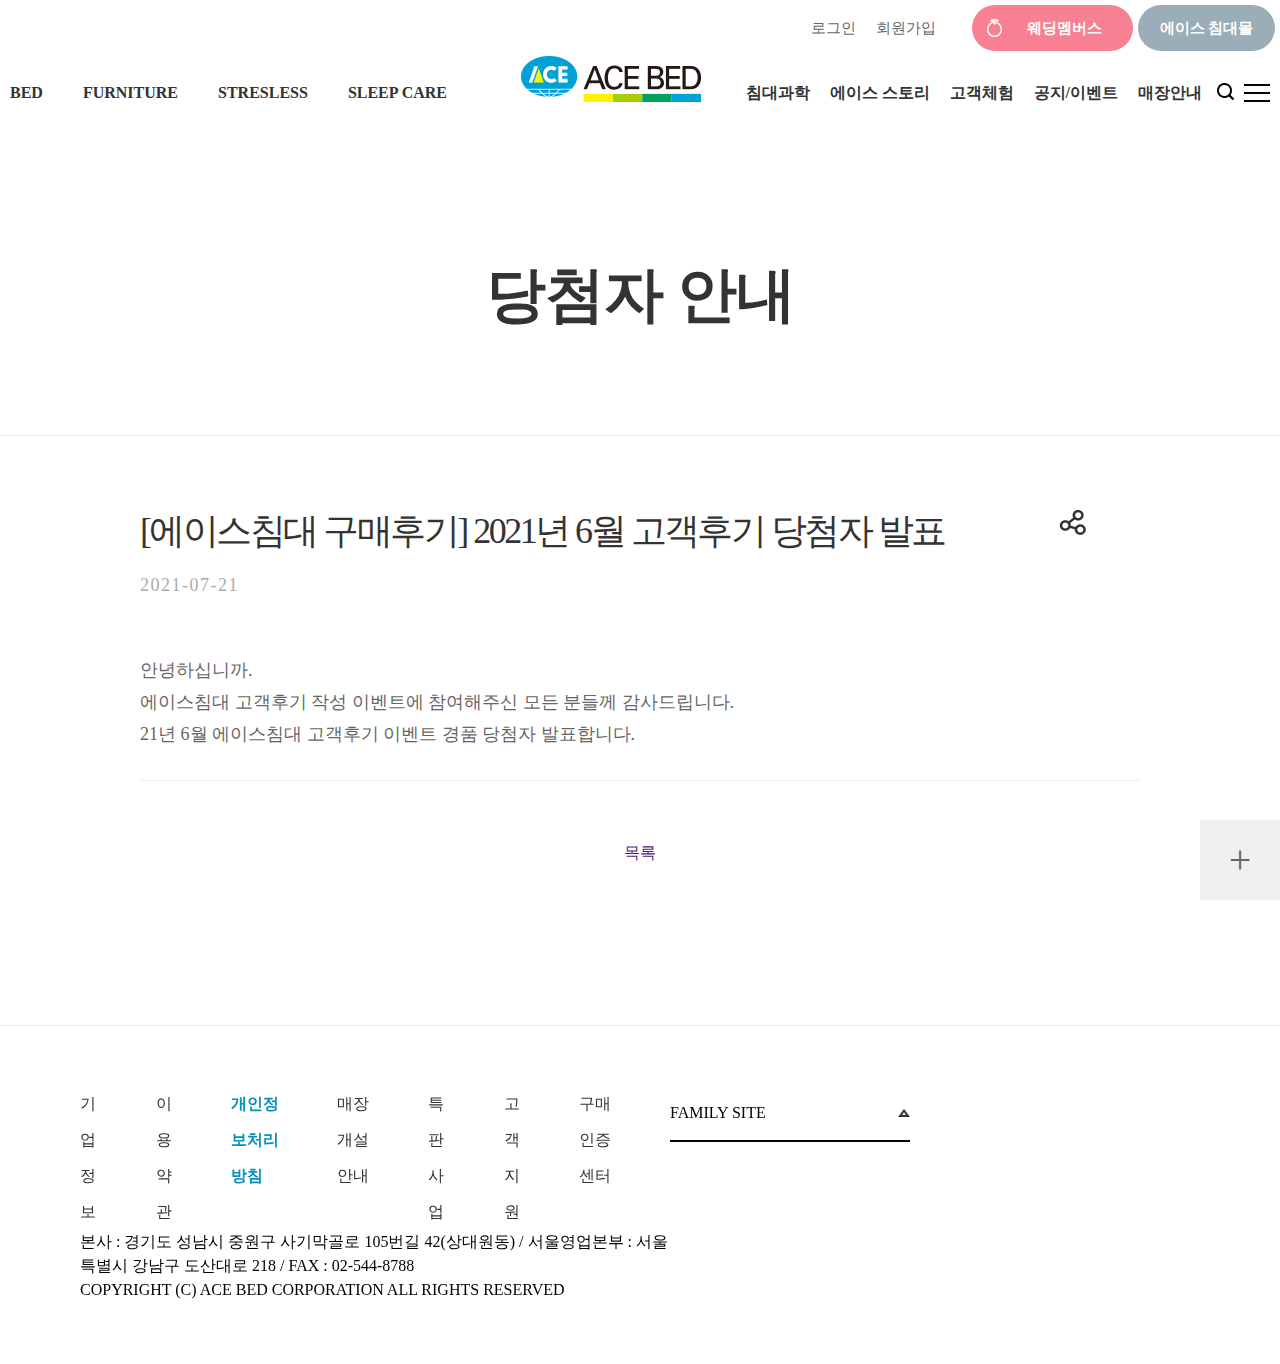
<file: dangcheom_inner.html>
<!DOCTYPE html>
<html lang="kr">
<head>
    <meta charset="UTF-8">
    <meta http-equiv="X-UA-Compatible" content="IE=edge">
    <meta name="viewport" content="width=device-width, initial-scale=1.0">
    <title>AceBed_Dang_inner</title>
    <link rel="stylesheet" href="css/dd_reset_ace.css">
    <link rel="stylesheet" href="css/dd_style_ace.css">
    <link rel="stylesheet" href="css/dd_ace_dang.css">
</head>
<body>
    <header>
        <div>
            <div class=h_top>
                    <a href="#">
                        로그인
                    </a>
                    <a href="ace_join.html">
                        회원가입
                    </a>
                    <a href="">
                        웨딩멤버스
                    </a>
                    <a href="">
                        에이스 침대몰
                    </a>
            </div>
        </div>
        <nav class="h_nav">
            <div class="h_left">
                <ul>
                    <li><a class="eng" href="">BED</a>
                        <a class="kor" href="">침대</a>
                            <ul class="sub">
                                <li>
                                    <a href="frame.html">프레임</a>
                                </li>
                                <li>
                                    <a href="">매트리스</a>
                                </li>
                                <li>
                                    <a href="">신제품</a>
                                </li>
                            </ul>
                    </li>
                    <li><a class="eng" href="">FURNITURE</a>
                        <a class="kor" href="">가구</a>
                            <ul class="sub">
                                <li>
                                    <a href="">룸 세트</a>
                                </li>
                                <li>
                                    <a href="">리빙가구</a>
                                </li>
                            </ul>
                    </li>
                    <li><a class="eng" href="">STRESLESS</a>
                        <a class="kor" href="">스트레스리스</a>
                            <ul class="sub">
                                <li>
                                    <a href="">1인용 리클라이너</a>
                                </li>
                                <li>
                                    <a href="">오피스체어</a>
                                </li>
                                <li>
                                    <a href="">소파</a>
                                </li>
                                <li>
                                    <a href="">테이블&악세서리</a>
                                </li>
                            </ul>
                    </li>
                    <li><a class="eng" href="">SLEEP CARE</a>
                        <a class="kor" href="">슬립케어</a>
                            <ul class="sub">
                                <li>
                                    <a href="">마이크로케어</a>
                                </li>
                                <li>
                                    <a href="">스마트슬리브</a>
                                </li>
                                <li>
                                    <a href="">보이로패드</a>
                                </li>
                                <li>
                                    <a href="">마이크로가드 eco</a>
                                </li>
                            </ul>
                    </li>
                </ul>
            </div>
            <h1 class="h_logo">
                <a href="index.html">
                    <img src="img/header-logo.png" alt="에이스침대로고">
                </a>
            </h1>
            <div class="h_right">
                <ul>
                    <li><a class="r_title" href="">침대과학</a>
                        <ul class="sub">
                            <li>
                                <a href="spring.html">스프링</a>
                            </li>
                            <li>
                                <a href="">기술력</a>
                            </li>
                            <li>
                                <a href="">특허 및 수상내역</a>
                            </li>
                            <li>
                                <a href="">침대공학연구소</a>
                            </li>
                        </ul>
                    </li>
                    <li><a class="r_title" href="">에이스 스토리</a>
                        <ul class="sub">
                            <li>
                                <a href="">NOW SNS</a>
                            </li>
                            <li>
                                <a href="">고객후기</a>
                            </li>
                            <li>
                                <a href="">뉴스룸</a>
                            </li>
                        </ul>
                    </li>
                    <li><a class="r_title" href="">고객체험</a>
                        <ul class="sub">
                            <li>
                                <a href="">매트리스 체험존</a>
                            </li>
                            <li>
                                <a href="">이동수면공학 연구소</a>
                            </li>
                            <li>
                                <a href="">공장 견학 신청</a>
                            </li>
                        </ul>
                    </li>
                    <li><a class="r_title" href="">공지/이벤트</a>
                        <ul class="sub">
                            <li>
                                <a href="">이벤트</a>
                            </li>
                            <li>
                                <a href="dangcheom.html">당첨자 안내</a>
                            </li>
                            <li>
                                <a href="notice_write.html">공지사항</a>
                            </li>
                        </ul>
                    </li>
                    <li><a class="r_title" href="">매장안내</a>
                        <ul class="sub">
                            <li>
                                <a href="">매장찾기</a>
                            </li>
                            <li>
                                <a href="">에이스 스퀘어</a>
                            </li>
                            <li>
                                <a href="">에이스 에비뉴</a>
                            </li>
                        </ul>
                    </li>
                </ul>
                <ul>
                    <li class="search">검색</li>
                    <li class="menu">메뉴</li>
                </ul>
            </div>
        </nav>
    </header>
    <div id="search_wrap">
        <div class="search_txt">
            <input type="text" placeholder="궁금하신 제품이나 정보를 빠르게 찾아보세요">
            <span></span>
        </div>
        <div class="search_close">
            <span>X</span>
        </div>
    </div>
    <main>                
        <h2>당첨자 안내</h2>
        <section id="dang_wrap">
            <article class="dang_tt">
                <div class="dang_top">
                    <div>
                        <h3>[에이스침대 구매후기] 2021년 6월 고객후기 당첨자 발표</h3>
                        <p>2021-07-21</p>
                    </div>
                    <span></span>
                </div>
                <div class="dang_top_txt">
                    <p>
                        안녕하십니까.
                        <br>
                        에이스침대 고객후기 작성 이벤트에 참여해주신 모든 분들께 감사드립니다.
                        <br>
                        21년 6월 에이스침대 고객후기 이벤트 경품 당첨자 발표합니다.
                    </p>
                </div>
            </article>
            <article class="dang_bot">
                <div>
                    <a href="">
                        <span>목록</span>
                    </a>
                </div>
            </article>
        </section>
        <!-- TOP 버튼 -->
        <div class="side_btn">
            <p class="top">TOP</p>
            <div class="top_btn">+</div>
            <!-- <a href="" class="bottom_btn">
                <span></span>
            </a> -->
            </div>
    </main>
    <footer>
        <div class="f_left"></div>
        <div class="f_nav">           <!--왼쪽-->
            <ul>
                <li>
                <a href="#">기업정보</a>
                </li>
                <li>
                <a href="#">이용약관</a>
                </li>
                <li>
                <a href="#" class="priv">개인정보처리방침</a>
                </li>
                <li>
                <a href="#">매장개설안내</a>
                </li>
                <li>
                <a href="#">특판사업</a>
                </li>
                <li>
                <a href="#">고객지원</a>
                </li>
                <li>
                <a href="#">구매인증센터</a>
                </li>
            </ul>
            <div class="address"></div>
                <p>
                    본사 : 경기도 성남시 중원구 사기막골로 105번길 42(상대원동) / 서울영업본부 : 서울특별시 강남구 도산대로 218 / FAX : 02-544-8788
                </p>
                <p>
                    COPYRIGHT (C) ACE BED CORPORATION ALL RIGHTS RESERVED
                </p>
            </div>
        </div>
        <div id="f_right">                        <!--오른쪽-->
            <form>
                <div class="family_wrap">
                    <div class="family">
                        FAMILY SITE
                    </div>
                    <div class="family_op">
                        <p>ENGLISH</p>
                        <p class="family_txt">에이스 에비뉴</p>
                        <p class="family_txt">에이스 헤리츠</p>
                        <p class="family_txt">에이스 침대몰</p>
                        <div class="wht_btn">
                            <img src="img/select-icon2-wht-on.png">
                        </div>
                    </div>
                </div>
            </form>
        </div>
    </footer>
    <script src="https://ajax.googleapis.com/ajax/libs/jquery/3.5.1/jquery.min.js"></script>
    <script src="https://unpkg.com/swiper/swiper-bundle.min.js"></script>
    <script src="js/dd_script.js"></script>
</body>
</html>
</file>
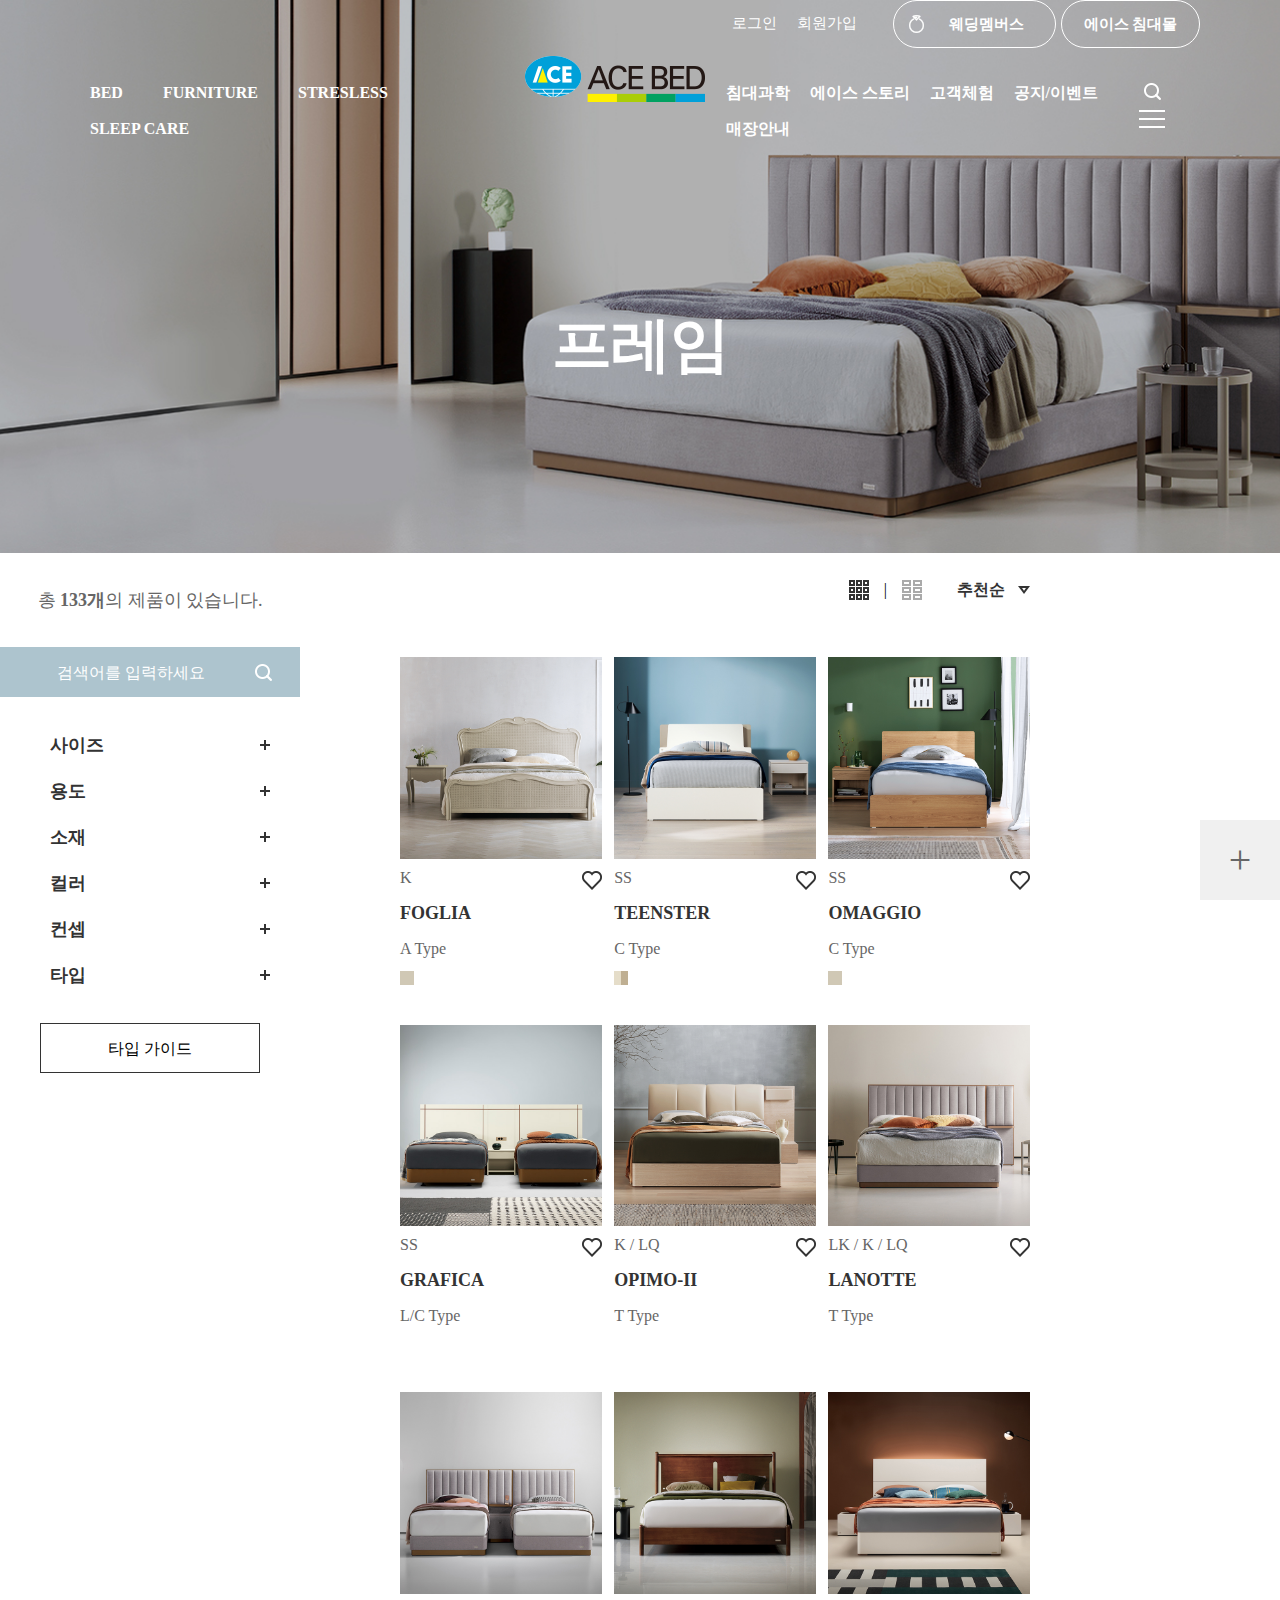
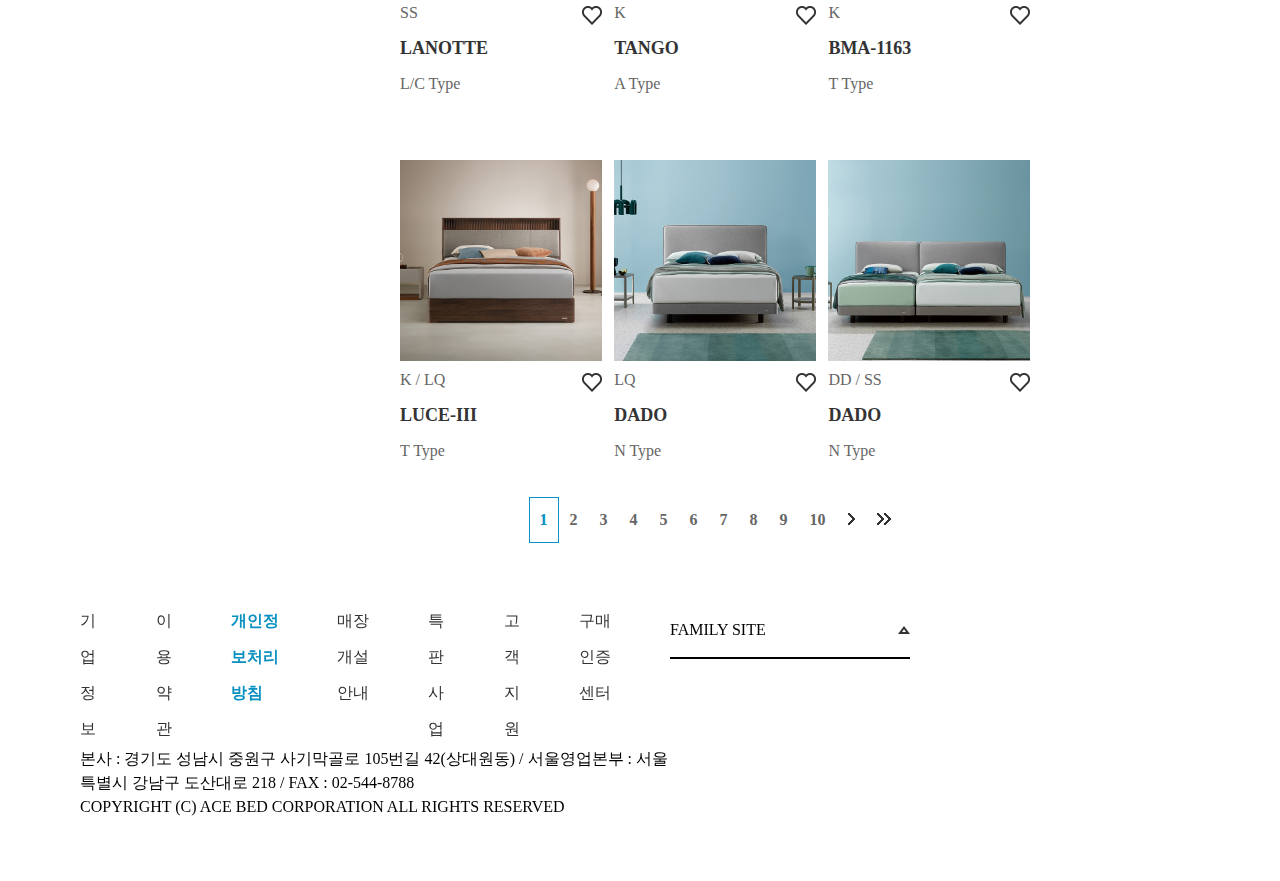
<file: frame.html>
<!DOCTYPE html>
<html lang="kr">
<head>
    <meta charset="UTF-8">
    <meta http-equiv="X-UA-Compatible" content="IE=edge">
    <meta name="viewport" content="width=device-width, initial-scale=1.0">
    <title>AceBed_frame_sample</title>
    <link rel="stylesheet" href="css/f_reset_ace.css">
    <link rel="stylesheet" href="css/f_style_ace.css">
    <link rel="stylesheet" href="css/f_sample.css">
</head>
<body>
    <header>
        <div>
            <div class=h_top>
                    <a href="#">
                        로그인
                    </a>
                    <a href="ace_join.html">
                        회원가입
                    </a>
                    <a href="">
                        웨딩멤버스
                    </a>
                    <a href="">
                        에이스 침대몰
                    </a>
            </div>
        </div>
        <nav class="h_nav">
            <div class="h_left">
                <ul>
                    <li><a class="eng" href="">BED</a>
                        <a class="kor" href="">침대</a>
                            <ul class="sub">
                                <li>
                                    <a href="frame.html">프레임</a>
                                </li>
                                <li>
                                    <a href="">매트리스</a>
                                </li>
                                <li>
                                    <a href="">신제품</a>
                                </li>
                            </ul>
                    </li>
                    <li><a class="eng" href="">FURNITURE</a>
                        <a class="kor" href="">가구</a>
                            <ul class="sub">
                                <li>
                                    <a href="">룸 세트</a>
                                </li>
                                <li>
                                    <a href="">리빙가구</a>
                                </li>
                            </ul>
                    </li>
                    <li><a class="eng" href="">STRESLESS</a>
                        <a class="kor" href="">스트레스리스</a>
                            <ul class="sub">
                                <li>
                                    <a href="">1인용 리클라이너</a>
                                </li>
                                <li>
                                    <a href="">오피스체어</a>
                                </li>
                                <li>
                                    <a href="">소파</a>
                                </li>
                                <li>
                                    <a href="">테이블&악세서리</a>
                                </li>
                            </ul>
                    </li>
                    <li><a class="eng" href="">SLEEP CARE</a>
                        <a class="kor" href="">슬립케어</a>
                            <ul class="sub">
                                <li>
                                    <a href="">마이크로케어</a>
                                </li>
                                <li>
                                    <a href="">스마트슬리브</a>
                                </li>
                                <li>
                                    <a href="">보이로패드</a>
                                </li>
                                <li>
                                    <a href="">마이크로가드 eco</a>
                                </li>
                            </ul>
                    </li>
                </ul>
            </div>
            <h1 class="h_logo">
                <a href="index.html">
                    <img src="img/header-logo.png" alt="에이스침대로고">
                </a>
            </h1>
            <div class="h_right">
                <ul>
                    <li><a class="r_title" href="">침대과학</a>
                        <ul class="sub">
                            <li>
                                <a href="spring.html">스프링</a>
                            </li>
                            <li>
                                <a href="">기술력</a>
                            </li>
                            <li>
                                <a href="">특허 및 수상내역</a>
                            </li>
                            <li>
                                <a href="">침대공학연구소</a>
                            </li>
                        </ul>
                    </li>
                    <li><a class="r_title" href="">에이스 스토리</a>
                        <ul class="sub">
                            <li>
                                <a href="">NOW SNS</a>
                            </li>
                            <li>
                                <a href="">고객후기</a>
                            </li>
                            <li>
                                <a href="">뉴스룸</a>
                            </li>
                        </ul>
                    </li>
                    <li><a class="r_title" href="">고객체험</a>
                        <ul class="sub">
                            <li>
                                <a href="">매트리스 체험존</a>
                            </li>
                            <li>
                                <a href="">이동수면공학 연구소</a>
                            </li>
                            <li>
                                <a href="">공장 견학 신청</a>
                            </li>
                        </ul>
                    </li>
                    <li><a class="r_title" href="">공지/이벤트</a>
                        <ul class="sub">
                            <li>
                                <a href="">이벤트</a>
                            </li>
                            <li>
                                <a href="dangcheom.html">당첨자 안내</a>
                            </li>
                            <li>
                                <a href="notice_write.html">공지사항</a>
                            </li>
                        </ul>
                    </li>
                    <li><a class="r_title" href="">매장안내</a>
                        <ul class="sub">
                            <li>
                                <a href="">매장찾기</a>
                            </li>
                            <li>
                                <a href="">에이스 스퀘어</a>
                            </li>
                            <li>
                                <a href="">에이스 에비뉴</a>
                            </li>
                        </ul>
                    </li>
                </ul>
                <ul>
                    <li class="search">검색</li>
                    <li class="menu">메뉴</li>
                </ul>
            </div>
        </nav>
    </header>
    <div id="search_wrap">
        <div class="search_txt">
            <input type="text" placeholder="궁금하신 제품이나 정보를 빠르게 찾아보세요">
            <span></span>
        </div>
        <div class="search_close">
            <span>X</span>
        </div>
    </div>
    <main>
        <section id="sub_title" class="sub_frame">
            <h2>프레임</h2>
        </section>
        <section class="contents">
            <aside>
                <p>총 <strong>133개</strong>의 제품이 있습니다.</p>
                <div class="sub_search">
                    <input type="text" placeholder="검색어를 입력하세요">
                    <span class="sub_search_btn"></span>
                </div>
                <ul class="list">
                    <li>사이즈 <span class="plus"></span></li>
                    <li>용도 <span class="plus"></span></li>
                    <li>소재 <span class="plus"></span></li>
                    <li>컬러 <span class="plus"></span></li>
                    <li>컨셉 <span class="plus"></span></li>
                    <li>타입 <span class="plus"></span></li>
                </ul>
                <div class="type_btn">타입 가이드</div>
            </aside>
            <article>
                <div class="reco_wrap">
                    <ul>
                        <li class="three">
                            <a href=""></a>|
                        </li>
                        <li class="two">
                            <a href=""></a>
                        </li>
                        <li class="recomend">추천순</li>
                    </ul>
                </div>
                <div class="content_wrap">
                    <figure>   <!--새로운 태그!!!-->
                        <img src="img/sub_frame/21062911433225004448.jpg">
                        <figurecaption>
                            <ul>
                                <li>K</li>
                                <li>
                                    <img src="img/sub_frame/like-icon.png">
                                </li>
                            </ul>
                                <h5>FOGLIA</h5>
                                <p>A Type</p>
                                <div class="f_color">
                                    <span class="d0c8b5"></span>
                                </div>
                        </figurecaption>
                    </figure>
                    <figure>   <!--새로운 태그!!!-->
                        <img src="img/sub_frame/21060104194263436511.jpg">
                        <figurecaption>
                            <ul>
                                <li>SS</li>
                                <li>
                                    <img src="img/sub_frame/like-icon.png">
                                </li>
                            </ul>
                                <h5>TEENSTER</h5>
                                <p>C Type</p>
                                <div class="f_color">
                                    <span class="e5ddc9"></span>
                                    <span class="bfaf92"></span>
                                </div>
                        </figurecaption>
                    </figure>
                    <figure>   <!--새로운 태그!!!-->
                        <img src="img/sub_frame/21052611200167378246.jpg">
                        <figurecaption>
                            <ul>
                                <li>SS</li>
                                <li>
                                    <img src="img/sub_frame/like-icon.png">
                                </li>
                            </ul>
                                <h5>OMAGGIO</h5>
                                <p>C Type</p>
                                <div class="f_color">
                                    <span class="d0c8b5"></span>
                                </div>
                        </figurecaption>
                    </figure>
                    <figure>   <!--새로운 태그!!!-->
                        <img src="img/sub_frame/4.jpg">
                        <figurecaption>
                            <ul>
                                <li>SS</li>
                                <li>
                                    <img src="img/sub_frame/like-icon.png">
                                </li>
                            </ul>
                                <h5>GRAFICA</h5>
                                <p>L/C Type</p>
                                <div class="f_color">
                                    <span class="e9e2d0"></span>
                                    <span class="d3d8dc"></span>
                                </div>
                        </figurecaption>
                    </figure>
                    <figure>   <!--새로운 태그!!!-->
                        <img src="img/sub_frame/5.jpg">
                        <figurecaption>
                            <ul>
                                <li>K / LQ</li>
                                <li>
                                    <img src="img/sub_frame/like-icon.png">
                                </li>
                            </ul>
                                <h5>OPIMO-II</h5>
                                <p>T Type</p>
                                <div class="f_color">
                                    <span class="cec2b3"></span>
                                </div>
                        </figurecaption>
                    </figure>
                    <figure>   <!--새로운 태그!!!-->
                        <img src="img/sub_frame/6.jpg">
                        <figurecaption>
                            <ul>
                                <li>LK / K / LQ</li>
                                <li>
                                    <img src="img/sub_frame/like-icon.png">
                                </li>
                            </ul>
                                <h5>LANOTTE</h5>
                                <p>T Type</p>
                                <div class="f_color">
                                    <span class="9d9191"></span>
                                </div>
                        </figurecaption>
                    </figure>
                    <figure>   <!--새로운 태그!!!-->
                        <img src="img/sub_frame/7.jpg">
                        <figurecaption>
                            <ul>
                                <li>SS</li>
                                <li>
                                    <img src="img/sub_frame/like-icon.png">
                                </li>
                            </ul>
                                <h5>LANOTTE</h5>
                                <p>L/C Type</p>
                                <div class="f_color">
                                    <span class="9d9191"></span>
                                </div>
                        </figurecaption>
                    </figure>
                    <figure>   <!--새로운 태그!!!-->
                        <img src="img/sub_frame/8.jpg">
                        <figurecaption>
                            <ul>
                                <li>K</li>
                                <li>
                                    <img src="img/sub_frame/like-icon.png">
                                </li>
                            </ul>
                                <h5>TANGO</h5>
                                <p>A Type</p>
                                <div class="f_color">
                                    <span class="dfc5a5"></span>
                                    <span class="703c2c"></span>
                                </div>
                        </figurecaption>
                    </figure>
                    <figure>   <!--새로운 태그!!!-->
                        <img src="img/sub_frame/9.jpg">
                        <figurecaption>
                            <ul>
                                <li>K </li>
                                <li>
                                    <img src="img/sub_frame/like-icon.png">
                                </li>
                            </ul>
                                <h5>BMA-1163</h5>
                                <p>T Type</p>
                                <div class="f_color">
                                    <span class="d5cec6"></span>
                                    <span class="8c5639"></span>
                                </div>
                        </figurecaption>
                    </figure>
                    <figure>   <!--새로운 태그!!!-->
                        <img src="img/sub_frame/10.jpg">
                        <figurecaption>
                            <ul>
                                <li>K / LQ</li>
                                <li>
                                    <img src="img/sub_frame/like-icon.png">
                                </li>
                            </ul>
                                <h5>LUCE-III</h5>
                                <p>T Type</p>
                                <div class="f_color">
                                    <span class="5d402e"></span>
                                </div>
                        </figurecaption>
                    </figure>
                    <figure>   <!--새로운 태그!!!-->
                        <img src="img/sub_frame/11.jpg">
                        <figurecaption>
                            <ul>
                                <li>LQ</li>
                                <li>
                                    <img src="img/sub_frame/like-icon.png">
                                </li>
                            </ul>
                                <h5>DADO</h5>
                                <p>N Type</p>
                                <div class="f_color">
                                    <span class="acacac"></span>
                                </div>
                        </figurecaption>
                    </figure>
                    <figure>   <!--새로운 태그!!!-->
                        <img src="img/sub_frame/12.jpg">
                        <figurecaption>
                            <ul>
                                <li>DD / SS</li>
                                <li>
                                    <img src="img/sub_frame/like-icon.png">
                                </li>
                            </ul>
                                <h5>DADO</h5>
                                <p>N Type</p>
                                <div class="f_color">
                                    <span class="acacac"></span>
                                </div>
                        </figurecaption>
                    </figure>
                </div>
                <div class="page_move">
                    <ul>
                        <li class="p_active"><a href="">1</a></li>
                        <li><a href="">2</a></li>
                        <li><a href="">3</a></li>
                        <li><a href="">4</a></li>
                        <li><a href="">5</a></li>
                        <li><a href="">6</a></li>
                        <li><a href="">7</a></li>
                        <li><a href="">8</a></li>
                        <li><a href="">9</a></li>
                        <li><a href="">10</a></li>
                        <li><a href="">
                            <img src="img/sub_frame/paging-next-on.png">
                        </a></li>
                        <li><a href="">
                            <img src="img/sub_frame/paging-last-next-on.png">
                        </a></li>
                    </ul>
                </div>
            </article>
        </section>
        <div class="side_btn">
            <p class="top">TOP</p>
            <div class="top_btn">+</div>
            </div>
    </main>
    <footer>
        <div class="f_left"></div>
        <div class="f_nav">           <!--왼쪽-->
            <ul>
                <li>
                <a href="#">기업정보</a>
                </li>
                <li>
                <a href="#">이용약관</a>
                </li>
                <li>
                <a href="#" class="priv">개인정보처리방침</a>
                </li>
                <li>
                <a href="#">매장개설안내</a>
                </li>
                <li>
                <a href="#">특판사업</a>
                </li>
                <li>
                <a href="#">고객지원</a>
                </li>
                <li>
                <a href="#">구매인증센터</a>
                </li>
            </ul>
            <div class="address"></div>
                <p>
                    본사 : 경기도 성남시 중원구 사기막골로 105번길 42(상대원동) / 서울영업본부 : 서울특별시 강남구 도산대로 218 / FAX : 02-544-8788
                </p>
                <p>
                    COPYRIGHT (C) ACE BED CORPORATION ALL RIGHTS RESERVED
                </p>
            </div>
        </div>
        <div id="f_right">                        <!--오른쪽-->
            <form>
                <div class="family_wrap">
                    <div class="family">
                        FAMILY SITE
                    </div>
                    <div class="family_op">
                        <p>ENGLISH</p>
                        <p class="family_txt">에이스 에비뉴</p>
                        <p class="family_txt">에이스 헤리츠</p>
                        <p class="family_txt">에이스 침대몰</p>
                        <div class="wht_btn">
                            <img src="img/select-icon2-wht-on.png">
                        </div>
                    </div>
                </div>
            </form>
        </div>
    </footer>
    <script src="https://ajax.googleapis.com/ajax/libs/jquery/3.5.1/jquery.min.js"></script>
    <script src="js/f_script.js"></script>
</body>
</html>
</file>
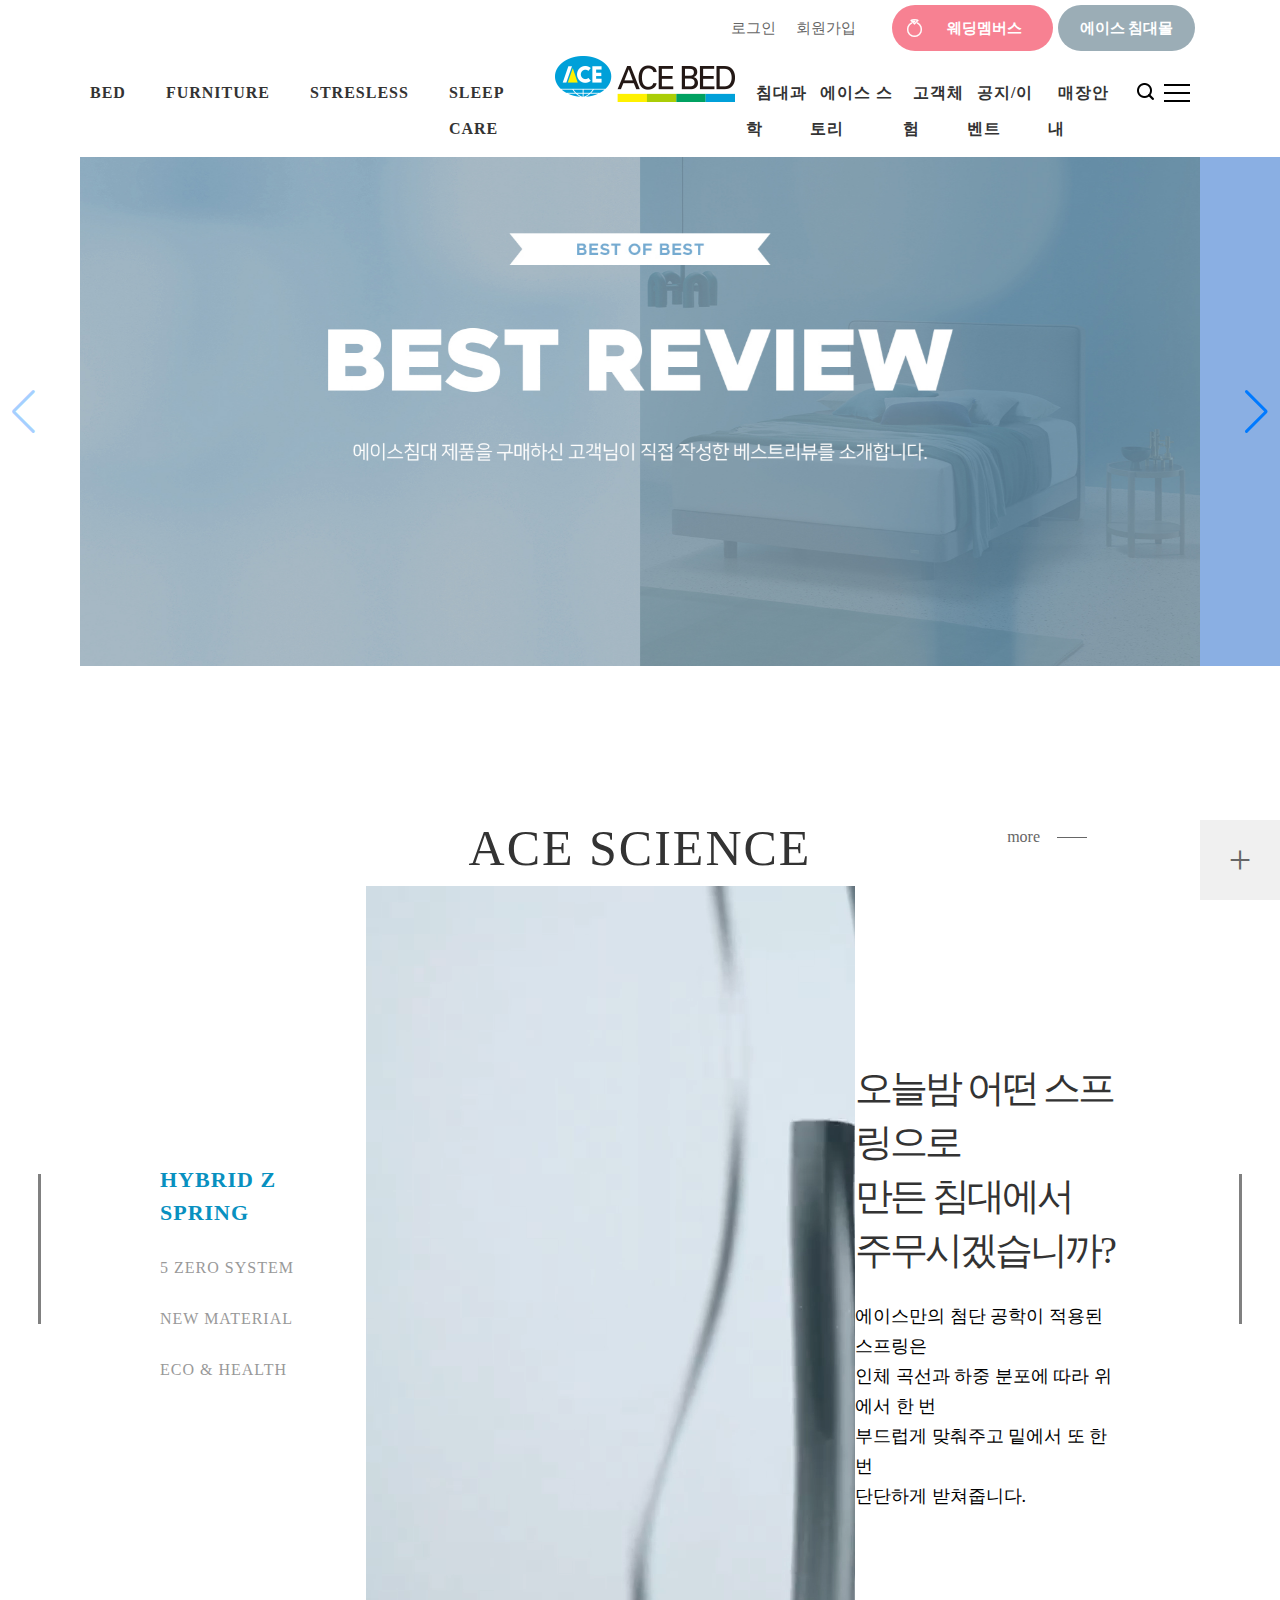
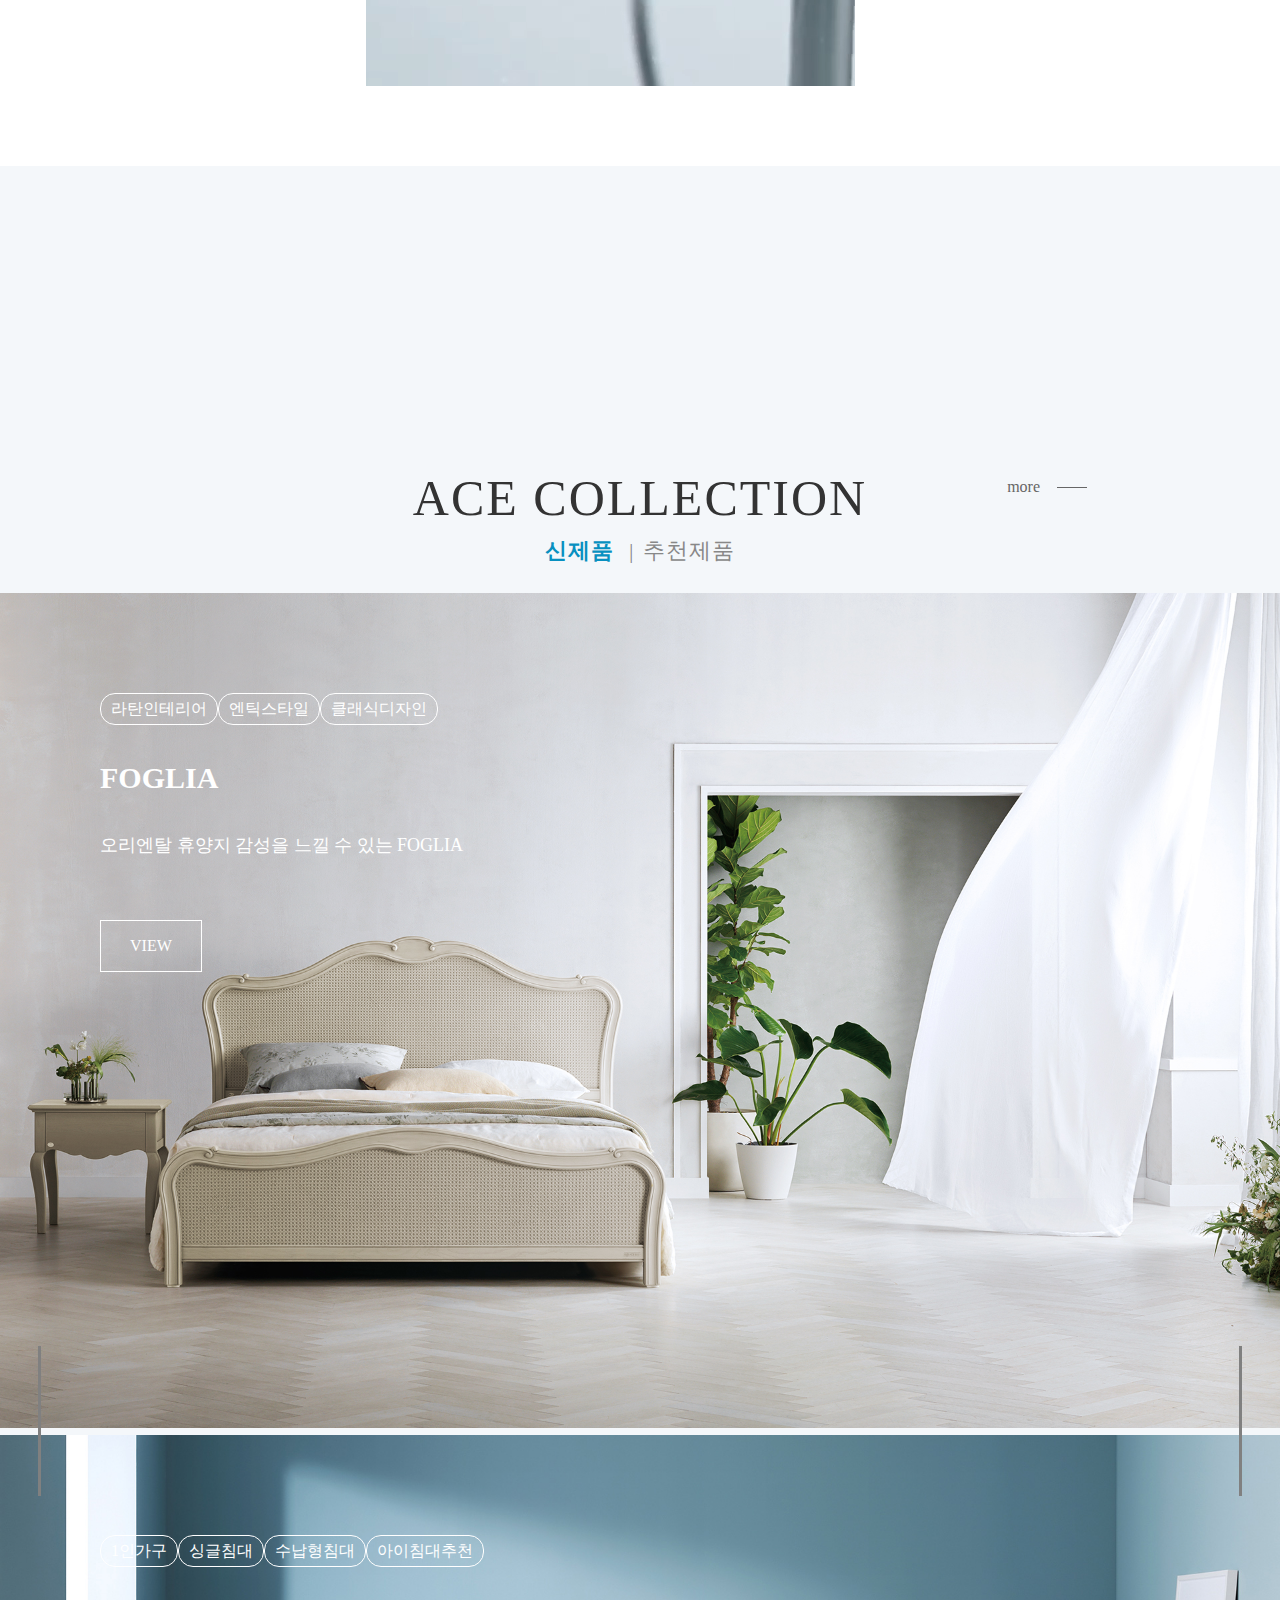
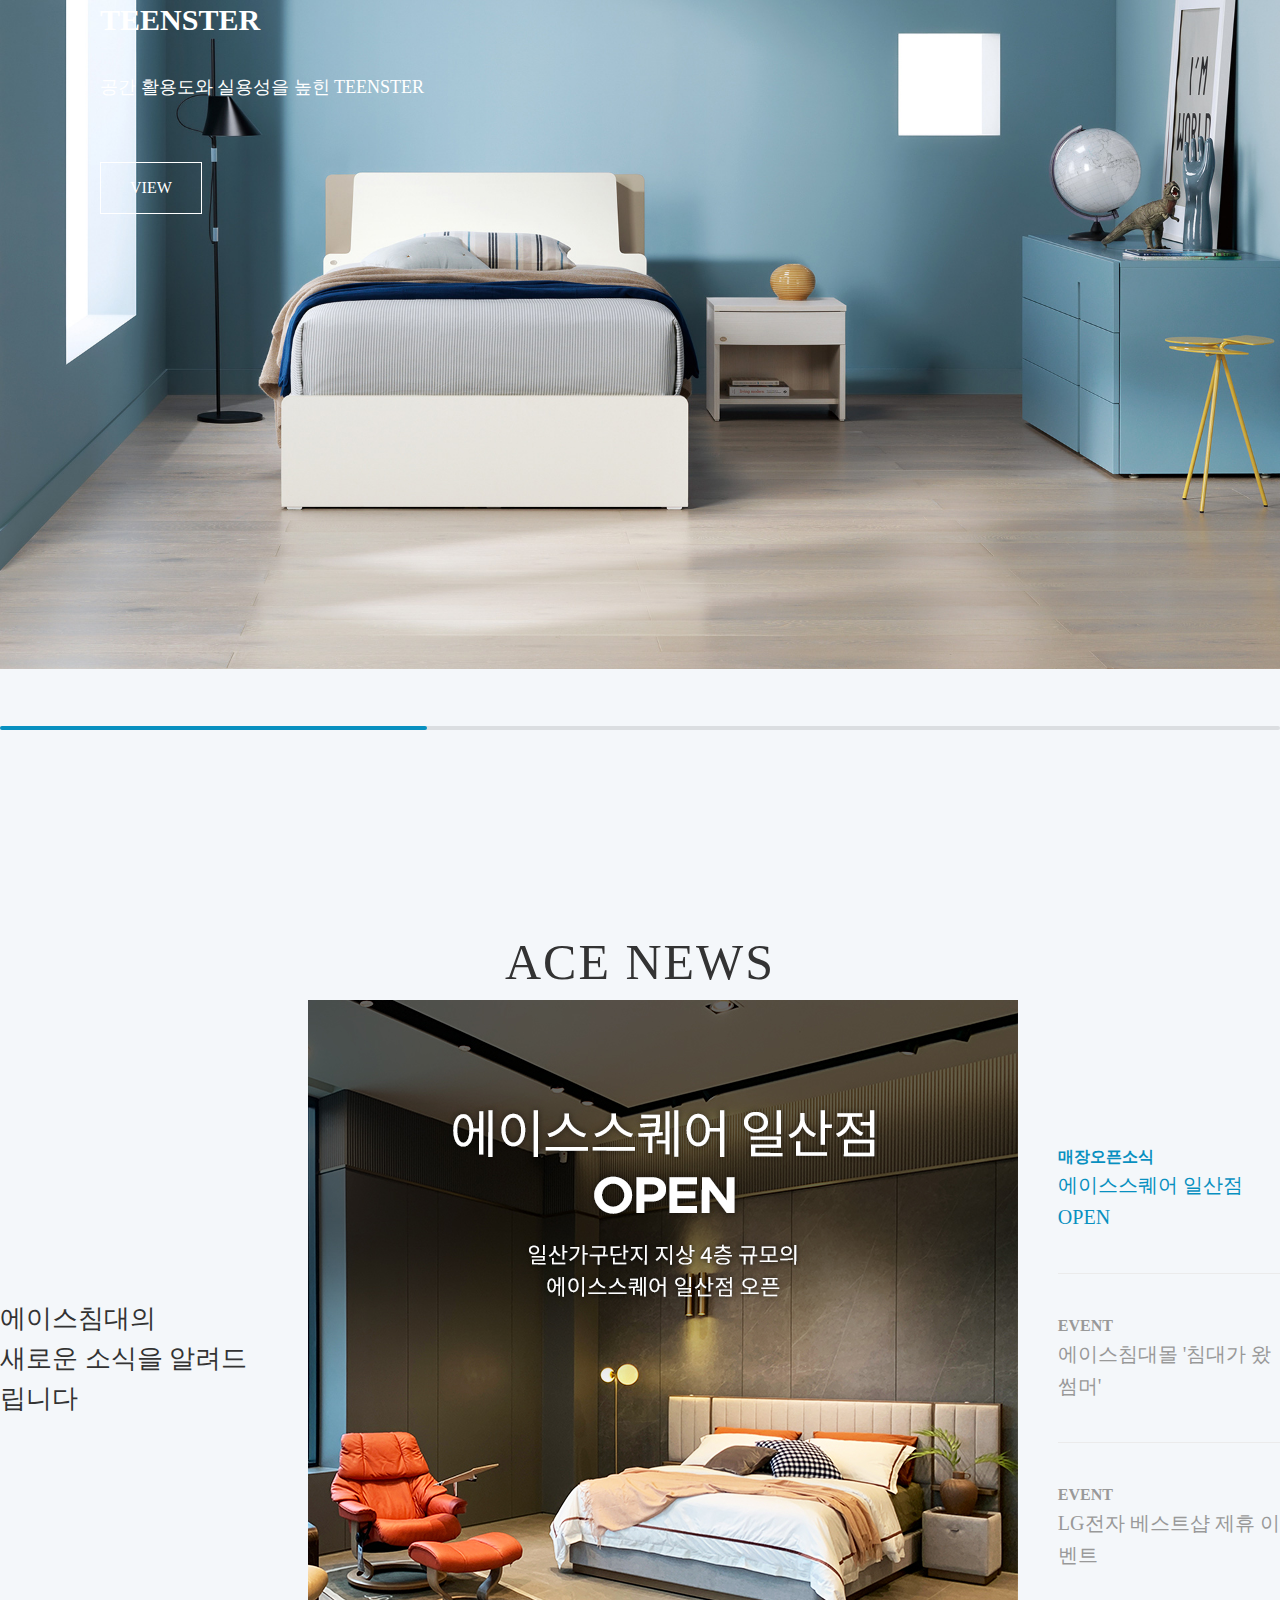
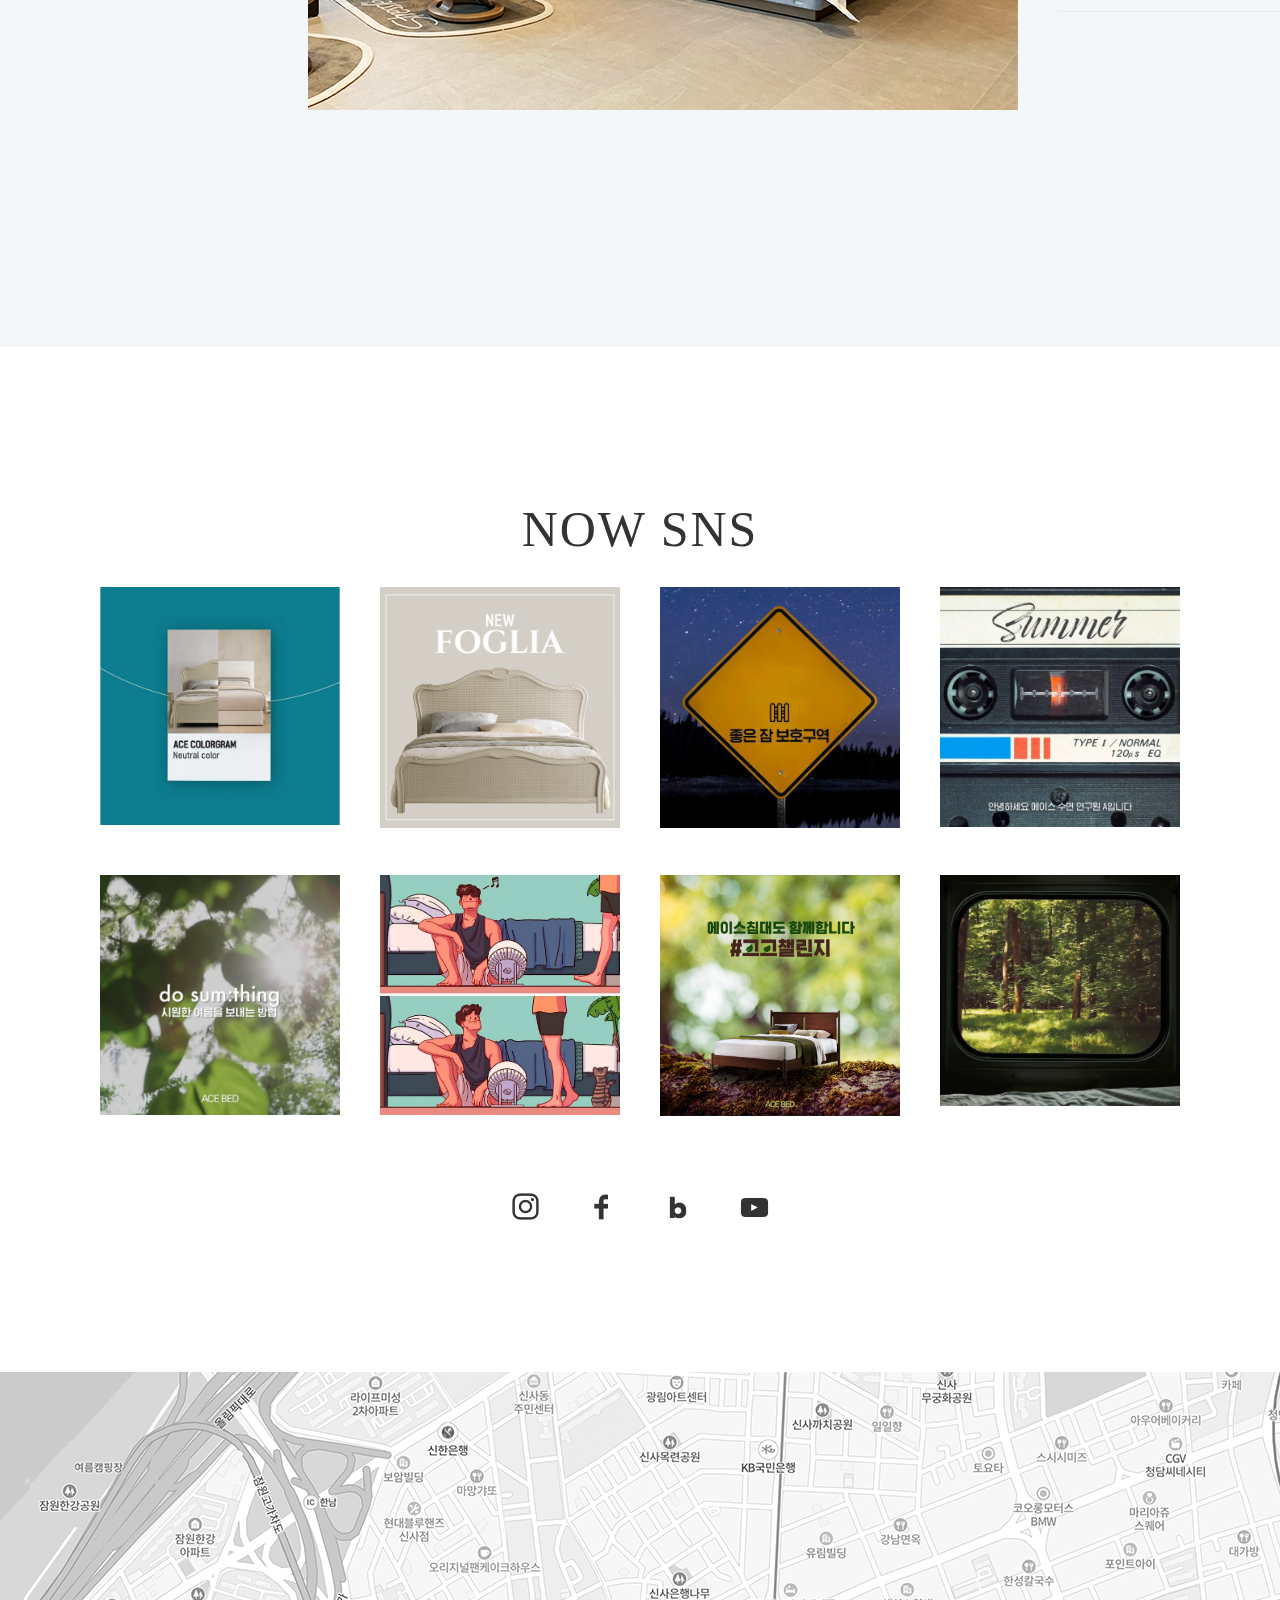
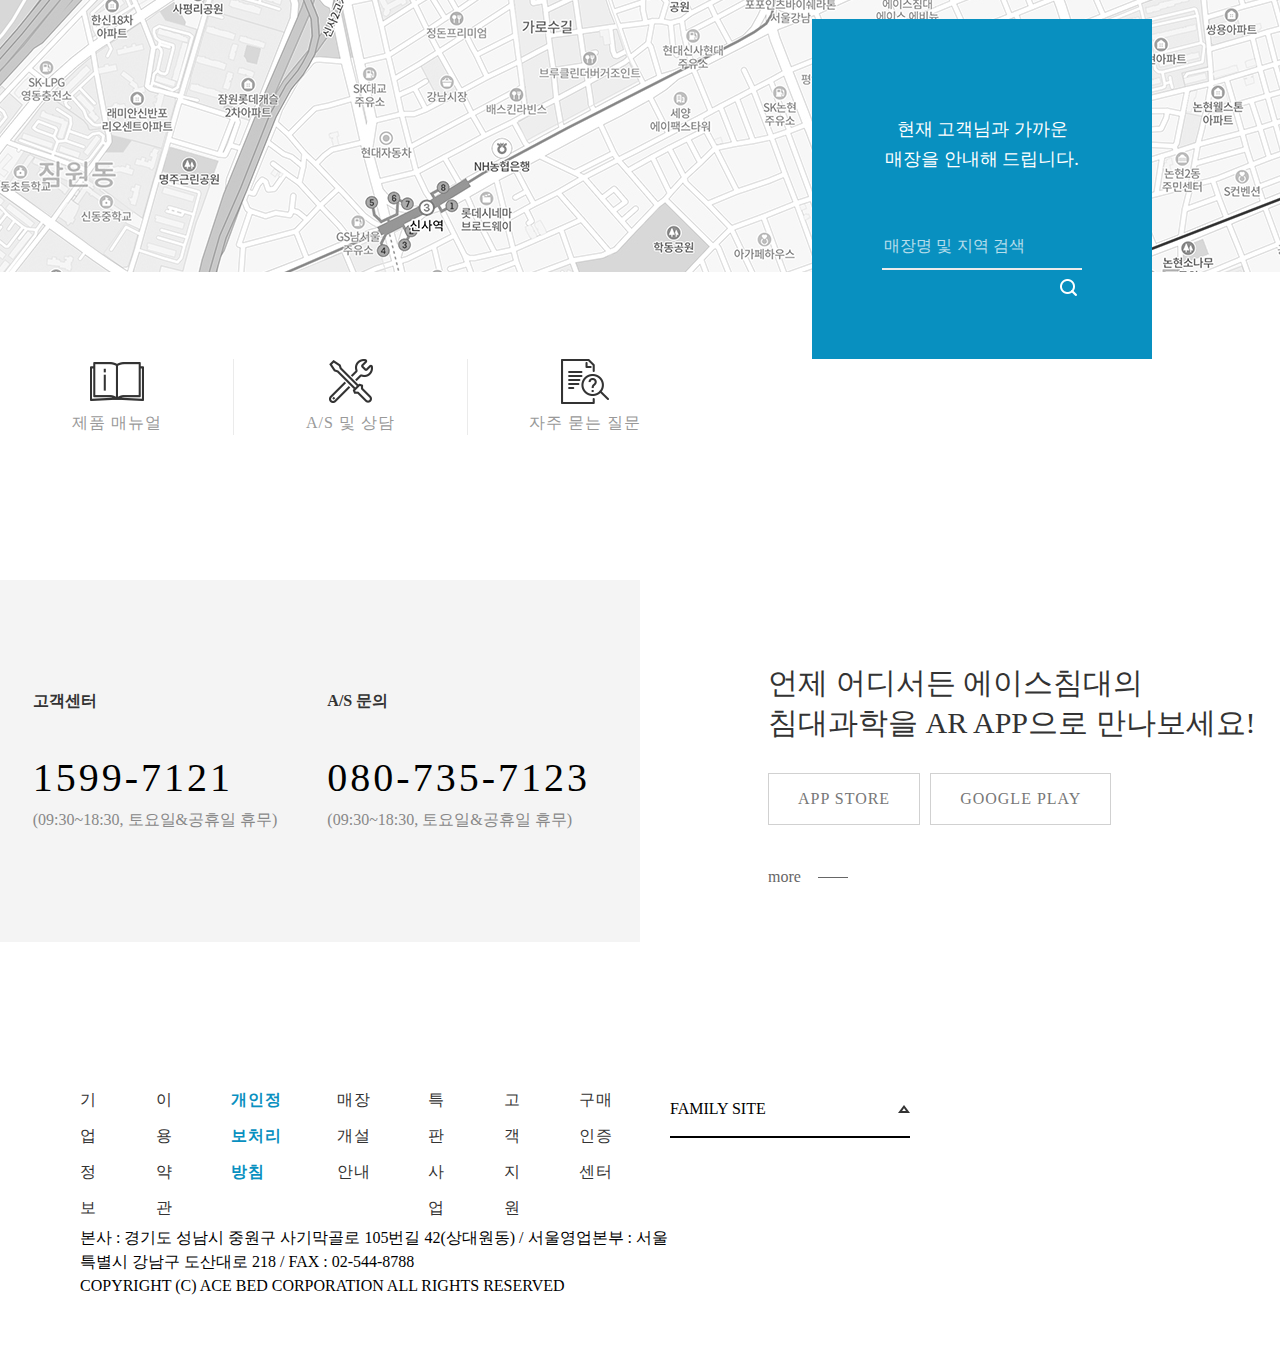
<file: main copy.html>
<!DOCTYPE html>
<html lang="kr">
<head>
    <meta charset="UTF-8">
    <meta http-equiv="X-UA-Compatible" content="IE=edge">
    <meta name="viewport" content="width=device-width, initial-scale=1.0">
    <title>AceBed_js_main_2</title>
    <link rel="stylesheet" href="css/reset_ace.css">
    <link rel="stylesheet" href="css/style_ace.css">
    <link rel="stylesheet" href="css/ace_main_2_sample.css">
    <link rel="stylesheet" href="https://unpkg.com/swiper/swiper-bundle.min.css"/>
</head>
<body>
    <header>
        <div>
            <div class=h_top>
                    <a href="#">
                        로그인
                    </a>
                    <a href="ace_join.html">
                        회원가입
                    </a>
                    <a href="">
                        웨딩멤버스
                    </a>
                    <a href="">
                        에이스 침대몰
                    </a>
            </div>
        </div>
        <nav class="h_nav">
            <div class="h_left">
                <ul>
                    <li><a class="eng" href="">BED</a>
                        <a class="kor" href="">침대</a>
                            <ul class="sub">
                                <li>
                                    <a href="frame.html">프레임</a>
                                </li>
                                <li>
                                    <a href="">매트리스</a>
                                </li>
                                <li>
                                    <a href="">신제품</a>
                                </li>
                            </ul>
                    </li>
                    <li><a class="eng" href="">FURNITURE</a>
                        <a class="kor" href="">가구</a>
                            <ul class="sub">
                                <li>
                                    <a href="">룸 세트</a>
                                </li>
                                <li>
                                    <a href="">리빙가구</a>
                                </li>
                            </ul>
                    </li>
                    <li><a class="eng" href="">STRESLESS</a>
                        <a class="kor" href="">스트레스리스</a>
                            <ul class="sub">
                                <li>
                                    <a href="">1인용 리클라이너</a>
                                </li>
                                <li>
                                    <a href="">오피스체어</a>
                                </li>
                                <li>
                                    <a href="">소파</a>
                                </li>
                                <li>
                                    <a href="">테이블&악세서리</a>
                                </li>
                            </ul>
                    </li>
                    <li><a class="eng" href="">SLEEP CARE</a>
                        <a class="kor" href="">슬립케어</a>
                            <ul class="sub">
                                <li>
                                    <a href="">마이크로케어</a>
                                </li>
                                <li>
                                    <a href="">스마트슬리브</a>
                                </li>
                                <li>
                                    <a href="">보이로패드</a>
                                </li>
                                <li>
                                    <a href="">마이크로가드 eco</a>
                                </li>
                            </ul>
                    </li>
                </ul>
            </div>
            <h1 class="h_logo">
                <a href="http://vampireapire.dothome.co.kr">
                    <img src="img/header-logo.png" alt="에이스침대로고">
                </a>
            </h1>
            <div class="h_right">
                <ul>
                    <li><a class="r_title" href="">침대과학</a>
                        <ul class="sub">
                            <li>
                                <a href="spring.html">스프링</a>
                            </li>
                            <li>
                                <a href="">기술력</a>
                            </li>
                            <li>
                                <a href="">특허 및 수상내역</a>
                            </li>
                            <li>
                                <a href="">침대공학연구소</a>
                            </li>
                        </ul>
                    </li>
                    <li><a class="r_title" href="">에이스 스토리</a>
                        <ul class="sub">
                            <li>
                                <a href="">NOW SNS</a>
                            </li>
                            <li>
                                <a href="">고객후기</a>
                            </li>
                            <li>
                                <a href="">뉴스룸</a>
                            </li>
                        </ul>
                    </li>
                    <li><a class="r_title" href="">고객체험</a>
                        <ul class="sub">
                            <li>
                                <a href="">매트리스 체험존</a>
                            </li>
                            <li>
                                <a href="">이동수면공학 연구소</a>
                            </li>
                            <li>
                                <a href="">공장 견학 신청</a>
                            </li>
                        </ul>
                    </li>
                    <li><a class="r_title" href="">공지/이벤트</a>
                        <ul class="sub">
                            <li>
                                <a href="">이벤트</a>
                            </li>
                            <li>
                                <a href="dangcheom.html">당첨자 안내</a>
                            </li>
                            <li>
                                <a href="notice_write.html">공지사항</a>
                            </li>
                        </ul>
                    </li>
                    <li><a class="r_title" href="">매장안내</a>
                        <ul class="sub">
                            <li>
                                <a href="">매장찾기</a>
                            </li>
                            <li>
                                <a href="">에이스 스퀘어</a>
                            </li>
                            <li>
                                <a href="">에이스 에비뉴</a>
                            </li>
                        </ul>
                    </li>
                </ul>
                <ul>
                    <li class="search">검색</li>
                    <li class="menu">메뉴</li>
                </ul>
            </div>
        </nav>
    </header>
    <div id="search_wrap">
        <div class="search_txt">
            <input type="text" placeholder="궁금하신 제품이나 정보를 빠르게 찾아보세요">
            <span></span>
        </div>
        <div class="search_close">
            <span>X</span>
        </div>
    </div>
    <main>
        <section id="bnr_big">
            <!-- Swiper -->
    <div class="swiper-container mySwiper">
        <div class="swiper-wrapper">
        <div class="swiper-slide">
            <a href="">
                <img src="img/bob.jpg">
            </a>
        </div>
        <div class="swiper-slide"><a href="">
            <img src="img/big_goomae.jpg">
        </a>
        </div>
        </div>
        <div class="swiper-button-next"></div>
        <div class="swiper-button-prev"></div>
    </div>
           <!--  <div class="banner">
                <a href="">
                    <img src="img/bob.jpg" alt="ace_banner_best review">
                </a>
            </div>
            <div class="left_arrow arrow"></div>
            <div class="right_arrow arrow"></div> -->
        </section>
        <section id="science" class="cont_sec">
            <h2>ACE SCIENCE</h2>
            <a href="#">more</a>
            <article>
                <div class="sci_wrap">
                    <div class="tab_btn">
                        <!-- ul*li*4>a -->
                        <ul>
                        <li class="tab active"><a href="">HYBRID Z SPRING</a></li>
                        <li class="tab"><a href="">5 ZERO SYSTEM</a></li>
                        <li class="tab"><a href="">NEW MATERIAL</a></li>
                        <li class="tab"><a href="">ECO & HEALTH</a></li>
                        </ul>
                    </div>
                    <div class="video">
                        <video autoplay loop muted >
                            <source src="img/1440_bg01.mp4" type="video/mp4">
                        </video>
                    </div>
                    <div class="sci_txt">
                        <div>
                            <h3>
                                오늘밤 어떤 스프링으로
                                <br>
                                만든 침대에서
                                <br>
                                주무시겠습니까?
                            </h3>
                            <p>
                                에이스만의 첨단 공학이 적용된 스프링은
                                <br>
                                인체 곡선과 하중 분포에 따라 위에서 한 번
                                <br>
                                부드럽게 맞춰주고 밑에서 또 한 번
                                <br>
                                단단하게 받쳐줍니다.
                            </p>
                        </div>
                    </div>
                </div>
            </article>
            <div class="left_arrow arrow"></div>
            <div class="right_arrow arrow"></div>
        </section>
        <section class="col_news">
            <section id="collection" class="cont_sec">
                <h2>ACE COLLECTION</h2>
                <a href="#">more</a>
                <article>
                    <div class="col_btn">
                        <ul>
                            <li class="tab active"><a  href="">신제품</a> | </li>
                            <!-- <span></span> -->
                            <li class="tab"><a  href="">추천제품</a></li>
                        </ul>
                    </div>
                    <div id="col_wrap">
                        <div class="col">
                            <p>
                                <img src="img/new.jpg" alt="">
                            </p>
                            <div class="col_txt">
                                <ul>
                                    <li>라탄인테리어</li>
                                    <li>엔틱스타일</li>
                                    <li>클래식디자인</li>
                                </ul>
                                <h3>FOGLIA</h3>
                                <p>오리엔탈 휴양지 감성을 느낄 수 있는 FOGLIA</p>
                                <div>
                                    <a href="">VIEW</a>
                                </div>
                            </div>
                        </div>
                        <div class="col">
                            <p>
                                <img src="img/new2.jpg" alt="">
                            </p>
                            <div class="col_txt">
                                <ul>
                                    <li>1인가구</li>
                                    <li>싱글침대</li>
                                    <li>수납형침대</li>
                                    <li>아이침대추천</li>
                                </ul>
                                <h3>OMAGGIO</h3>
                                <p>침실 분위기를 다채롭게 연출 할 수 있는 침대 OMAGGIO</p>
                                <div>
                                    <a href="">VIEW</a>
                                </div>
                            </div>
                        </div>
                        <div class="col">
                            <p>
                                <img src="img/new3.jpg" alt="">
                            </p>
                            <div class="col_txt">
                                <ul>
                                    <li>1인가구</li>
                                    <li>싱글침대</li>
                                    <li>수납형침대</li>
                                    <li>아이침대추천</li>
                                </ul>
                                <h3>TEENSTER</h3>
                                <p>공간 활용도와 실용성을 높힌 TEENSTER</p>
                                <div>
                                    <a href="">VIEW</a>
                                </div>
                            </div>
                        </div>
                        <!-- 추천제품 col
                            <div class="col">
                            <p>
                                <img src="img/new2_1.jpg" alt="">
                            </p>
                            <div class="col_txt">
                                <ul>
                                    <li>기능성침대</li>
                                    <li> LED간접조명</li>
                                    <li> 신혼침대</li>
                                </ul>
                                <h3>OPIMO-II</h3>
                                <p>수납, 조명, 충전 시스템까지 가능한 기능성 침대 OPIMOⅡ</p>
                                <div>
                                    <a href="">VIEW</a>
                                </div>
                            </div>
                        </div>
                        <div class="col">
                            <p>
                                <img src="img/new2_2.jpg" alt="">
                            </p>
                            <div class="col_txt">
                                <ul>
                                    <li>다도</li>
                                    <li> 싱글침대</li>
                                    <li> 트윈침대</li>
                                    <li> 코지한분위기</li>
                                </ul>
                                <h3>DADO</h3>
                                <p>사각형을 모티브로 하여 심플하며 베이직한 디자인이 특징인 침대</p>
                                <div>
                                    <a href="">VIEW</a>
                                </div>
                            </div>
                        </div>
                        <div class="col">
                            <p>
                                <img src="img/new2_3.jpg" alt="">
                            </p>
                            <div class="col_txt">
                                <ul>
                                    <li>루체</li>
                                    <li>LED조명</li>
                                    <li>기능성침대</li>
                                    <li>아트월컨셉</li>
                                </ul>
                                <h3>LUCE-III</h3>
                                <p>LED조명으로 편안한 무드를 연출하는 아트월 컨셉 침대</p>
                                <div>
                                    <a href="">VIEW</a>
                                </div>
                            </div>
                        </div>
                        -->
                    </div>
                    <div class="col_scroll">
                        <div class="scrollbar"></div>
                    </div>
                </article>
                <div class="left_arrow arrow"></div>
                <div class="right_arrow arrow"></div>
            </section>
            <section id="news" class="cont_sec">
                <h2>ACE NEWS</h2>
                <article>
                    <div class="news_txt">
                        <p>
                        에이스침대의
                        <br>
                        새로운 소식을 알려드립니다
                    </p>
                    </div>
                    <div class="news_img">
                        <a href="">
                            <img class="news_img1" src="img/ilsan.jpg" alt="news...">
                            <img class="news_img2" src="img/waht_summer.jpg" alt="news...">
                            <img class="news_img3" src="img/goomae.jpg" alt="news...">
                        </a>
                    </div>
                    <div class="news_list">
                        <ul>
                            <li class="news_event1">
                                    <h4>매장오픈소식</h4>
                                    <p>에이스스퀘어 일산점 OPEN</p>
                            </li>
                            <li  class="news_event2">
                                    <h4>EVENT</h4>
                                    <p>에이스침대몰 '침대가 왔썸머'</p>
                            </li>
                            <li  class="news_event3">
                                    <h4>EVENT</h4>
                                    <p>LG전자 베스트샵 제휴 이벤트</p>
                            </li>
                        </ul>
                    </div>
                </article>
            </section>
        </section>
        <section id="sns" class="cont_sec">
            <h2>NOW SNS</h2>
            <article>
                <ul class="sns_pic">
                    <li>
                        <a href="#">
                            <img src="img/sns_1.png" alt="">
                        </a>
                    </li>
                    <li>
                        <a href="#">
                            <img src="img/sns_2.png" alt="">
                        </a>
                    </li>
                    <li>
                        <a href="#">
                            <img src="img/sns_3.png" alt="">
                        </a>
                    </li>
                    <li>
                        <a href="#">
                            <img src="img/sns_4.png" alt="">
                        </a>
                    </li>
                    <li>
                        <a href="#">
                            <img src="img/sns_5.png" alt="">
                        </a>
                    </li>
                    <li>
                        <a href="#">
                            <img src="img/sns_6.jpg" alt="">
                        </a>
                    </li>
                    <li>
                        <a href="#">
                            <img src="img/sns_7.png" alt="">
                        </a>
                    </li>
                    <li>
                        <a href="#">
                            <img src="img/sns_8.png" alt="">
                        </a>
                    </li>
                </ul>
                <ul class="sns_btn">
                    <li>
                        <a href="">
                            <img src="img/instar.png">
                        </a>
                    </li>
                    <li>
                        <a href="">
                            <img src="img/face_book.png">
                        </a>
                    </li>
                    <li>
                        <a href="">
                            <img src="img/blog.png">
                        </a>
                    </li>
                    <li>
                        <a href="">
                            <img src="img/you.png">
                        </a>
                    </li>
                </ul>
            </article>
        </section>
        <section id="map" class="cont_sec">
            <article class="map_wrap">
                <div class="map_img">
                    <img src="img/store-map.jpg" alt="map">
                </div>
                <div class="map_txt">
                    <p>현재 고객님과 가까운
                        <br>매장을 안내해 드립니다.
                    </p>
                    <div>
                        <input type="text" placeholder="매장명 및 지역 검색">
                        <a href="">
                            <span class="map_search"></span>   <!--inline태그. width,, height 값 가질 수 없음.-->
                        </a>
                        <!-- input태그는 사용자가 글을 쓰도록 해주는 태그 -->
                    </div>
                </div>
            </article>
            <article class="notice">
                <ul>
                    <li>
                        <a href="">
                            <img src="img/product.png" alt="제품 매뉴얼">
                            <p>제품 매뉴얼</p>
                        </a>
                    </li>
                    <li>
                        <a href="">
                            <img src="img/as.png" alt="제품 매뉴얼">
                            <p>A/S 및 상담</p>
                        </a>
                    </li>
                    <li>
                        <a href="">
                            <img src="img/qna.png" alt="제품 매뉴얼">
                            <p>자주 묻는 질문</p>
                        </a>
                    </li>
                </ul>
            </article>
        </section>
        <section id="info" class="cont_sec">
            <article>
                <div class="call">
                    <ul>
                        <li>
                            <h5>고객센터</h5>
                            <p>1599-7121</p>
                            <div>(09:30~18:30, 토요일&공휴일 휴무)</div>
                        </li>
                        <li>
                            <h5>A/S 문의</h5>
                            <p>080-735-7123</p>
                            <div>(09:30~18:30, 토요일&공휴일 휴무)</div>
                        </li>
                    </ul>
                </div>
                <div class="app">
                    <div>
                        <p>
                            언제 어디서든 에이스침대의
                            <br>침대과학을 AR APP으로 만나보세요!
                        </p>
                        <ul class="store_btn">
                            <li>
                                <a href="">APP STORE</a>
                            </li>
                            <li>
                                <a href="">GOOGLE PLAY</a>
                            </li>
                        </ul>
                        <a class="more_btn" href="">more</a>
                    </div>
                </div>
            </article>
        </section>
        <div class="side_btn">
            <p class="top">TOP</p>
            <div class="top_btn">+</div>
            <!-- <a href="" class="bottom_btn">
                <span></span>
            </a> -->
            </div>
    </main>
    <footer>
        <div class="f_left"></div>
        <div class="f_nav">           <!--왼쪽-->
            <ul>
                <li>
                <a href="#">기업정보</a>
                </li>
                <li>
                <a href="#">이용약관</a>
                </li>
                <li>
                <a href="#" class="priv">개인정보처리방침</a>
                </li>
                <li>
                <a href="#">매장개설안내</a>
                </li>
                <li>
                <a href="#">특판사업</a>
                </li>
                <li>
                <a href="#">고객지원</a>
                </li>
                <li>
                <a href="#">구매인증센터</a>
                </li>
            </ul>
            <div class="address"></div>
                <p>
                    본사 : 경기도 성남시 중원구 사기막골로 105번길 42(상대원동) / 서울영업본부 : 서울특별시 강남구 도산대로 218 / FAX : 02-544-8788
                </p>
                <p>
                    COPYRIGHT (C) ACE BED CORPORATION ALL RIGHTS RESERVED
                </p>
            </div>
        </div>
        <div id="f_right">                        <!--오른쪽-->
            <form>
                <div class="family_wrap">
                    <div class="family">
                        FAMILY SITE
                    </div>
                    <div class="family_op">
                        <p>ENGLISH</p>
                        <p class="family_txt">에이스 에비뉴</p>
                        <p class="family_txt">에이스 헤리츠</p>
                        <p class="family_txt">에이스 침대몰</p>
                        <div class="wht_btn">
                            <img src="img/select-icon2-wht-on.png">
                        </div>
                    </div>
                </div>
            </form>
        </div>
    </footer>
    <script src="https://ajax.googleapis.com/ajax/libs/jquery/3.5.1/jquery.min.js"></script>
    <script src="https://unpkg.com/swiper/swiper-bundle.min.js"></script>
    <script src="js/script.js"></script>
</body>
</html>
</file>
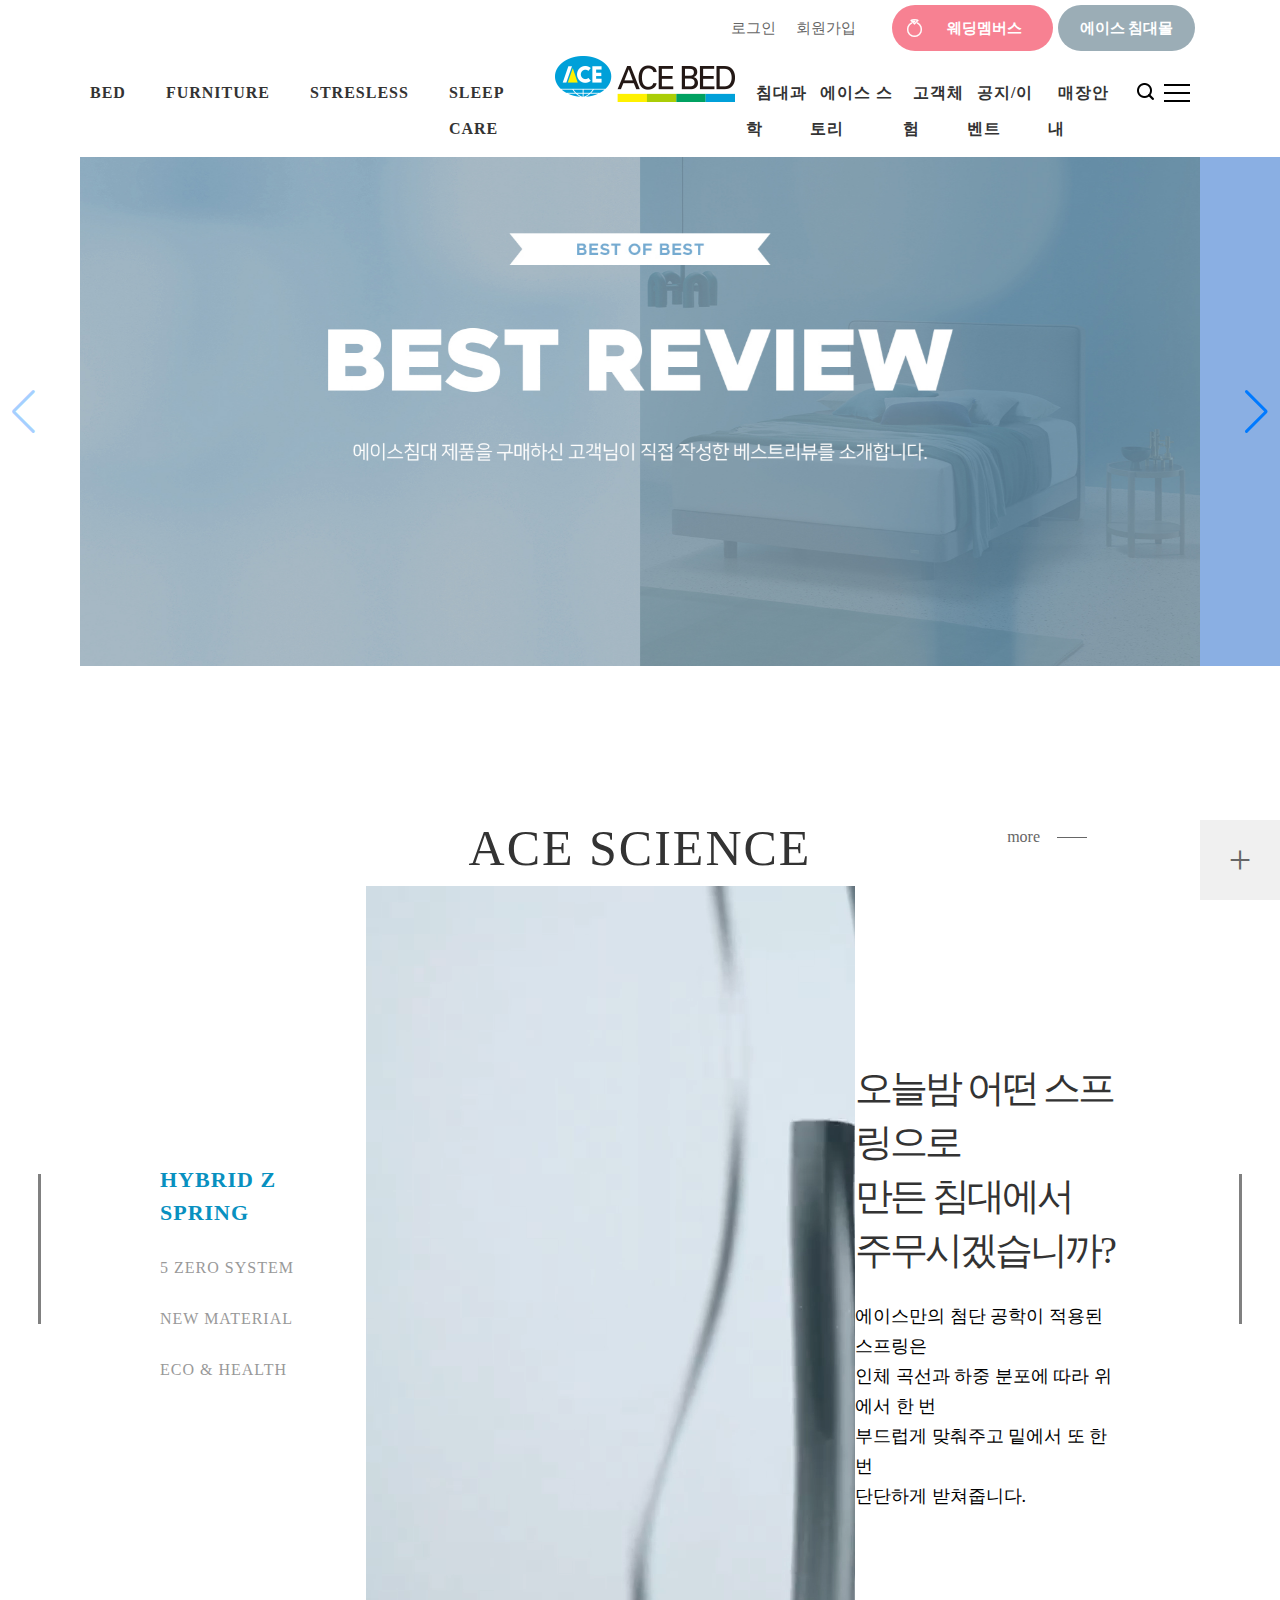
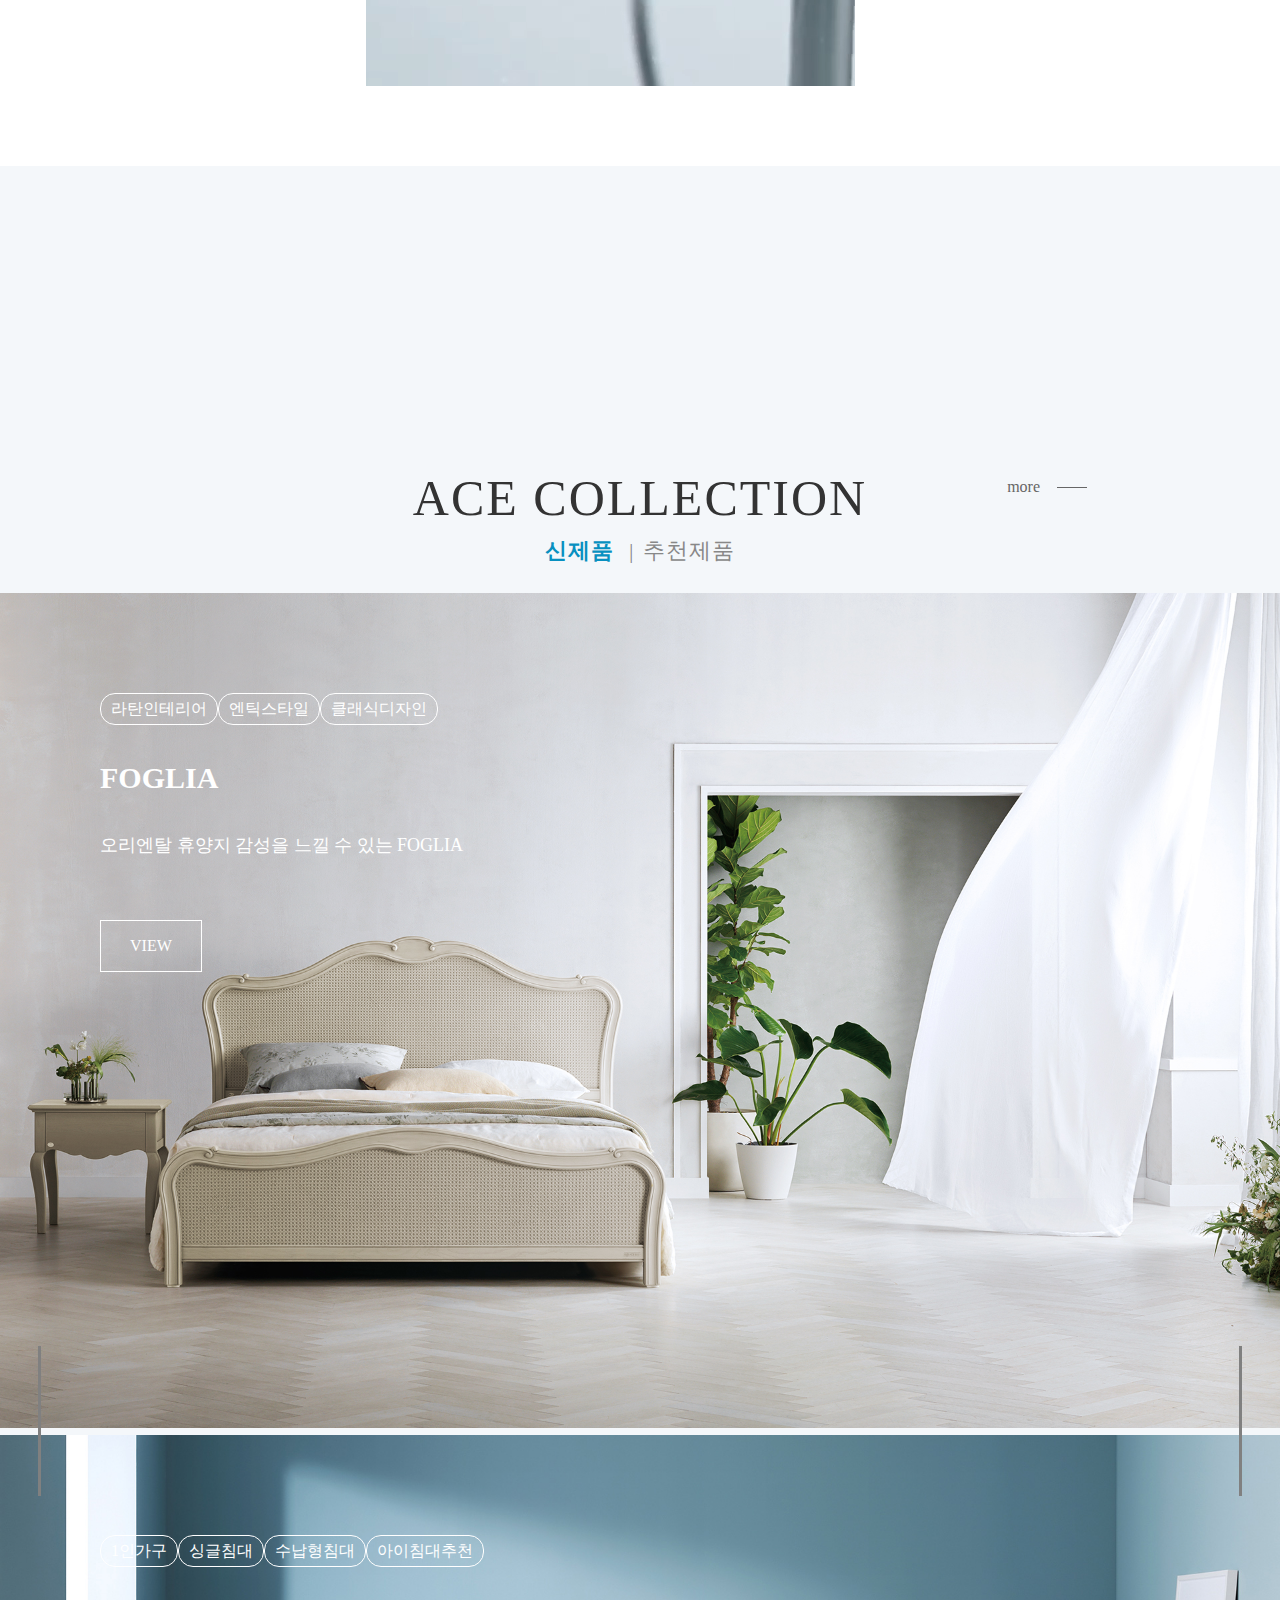
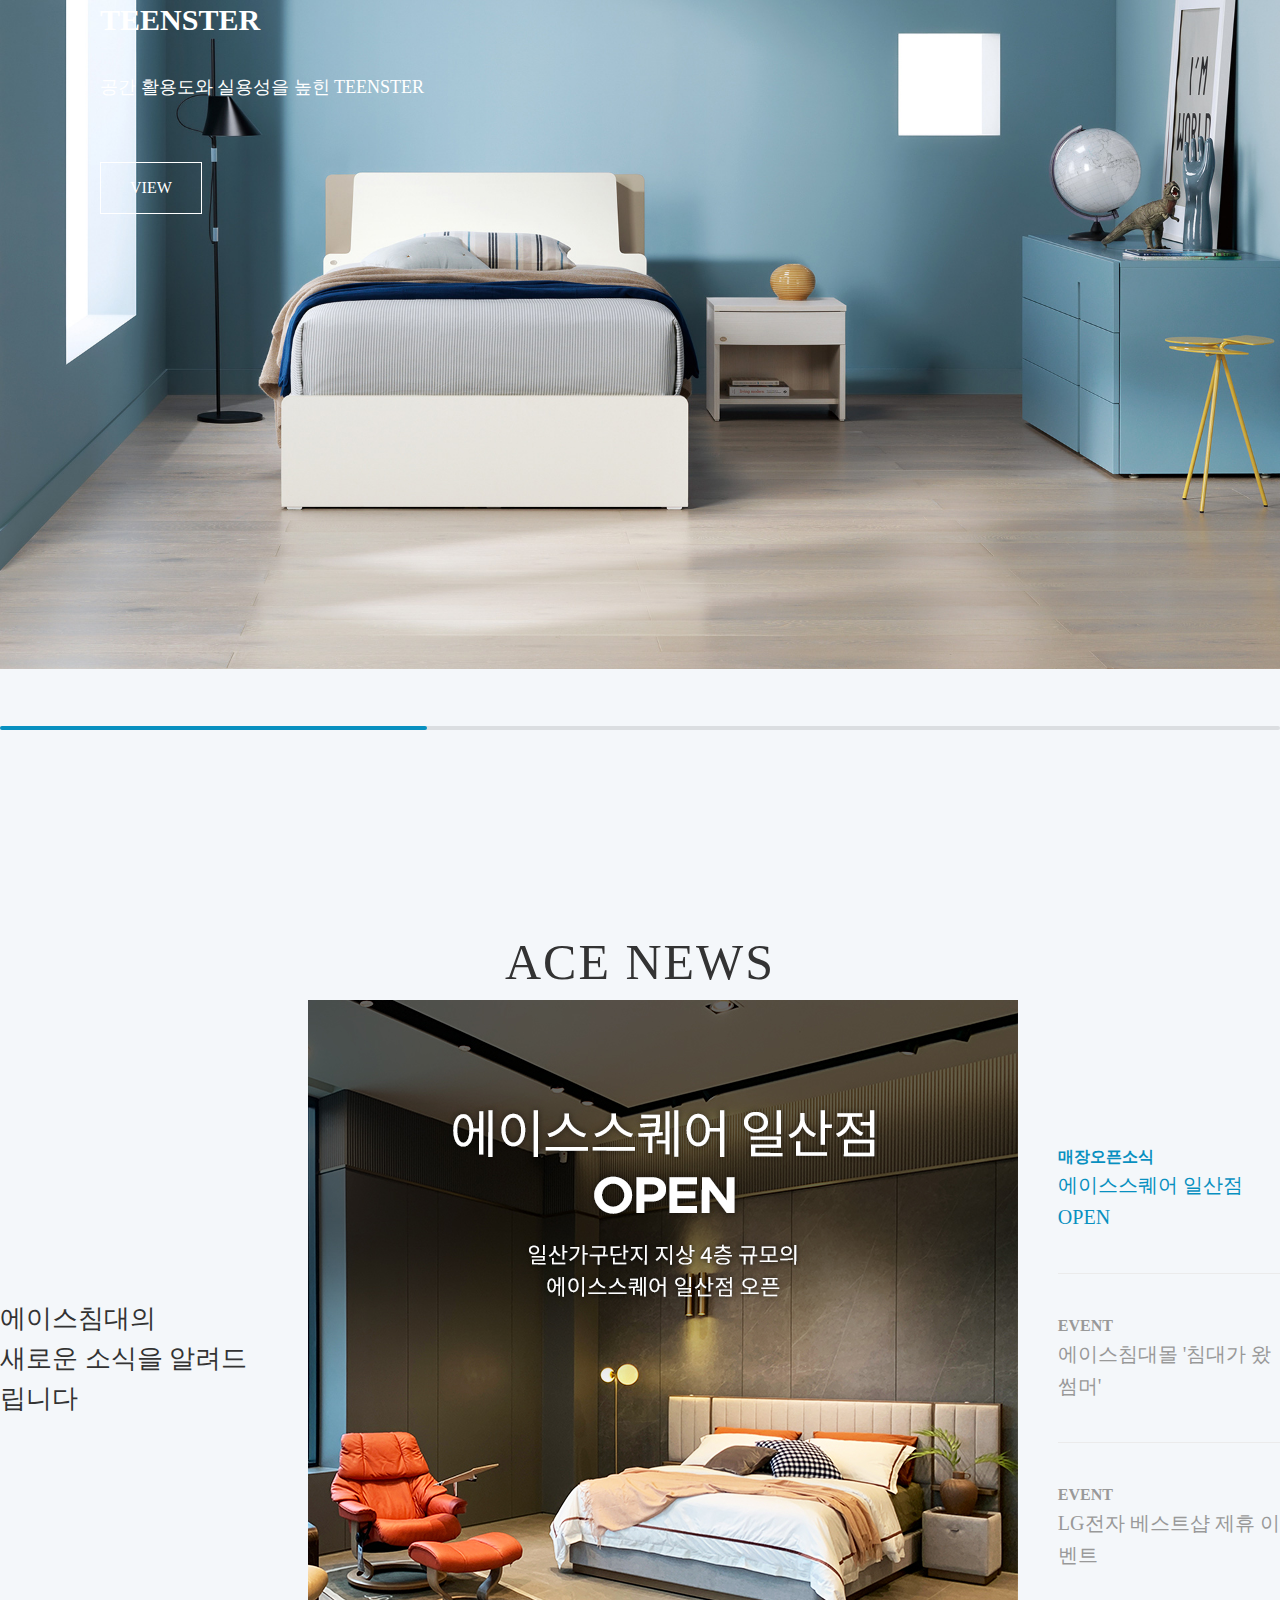
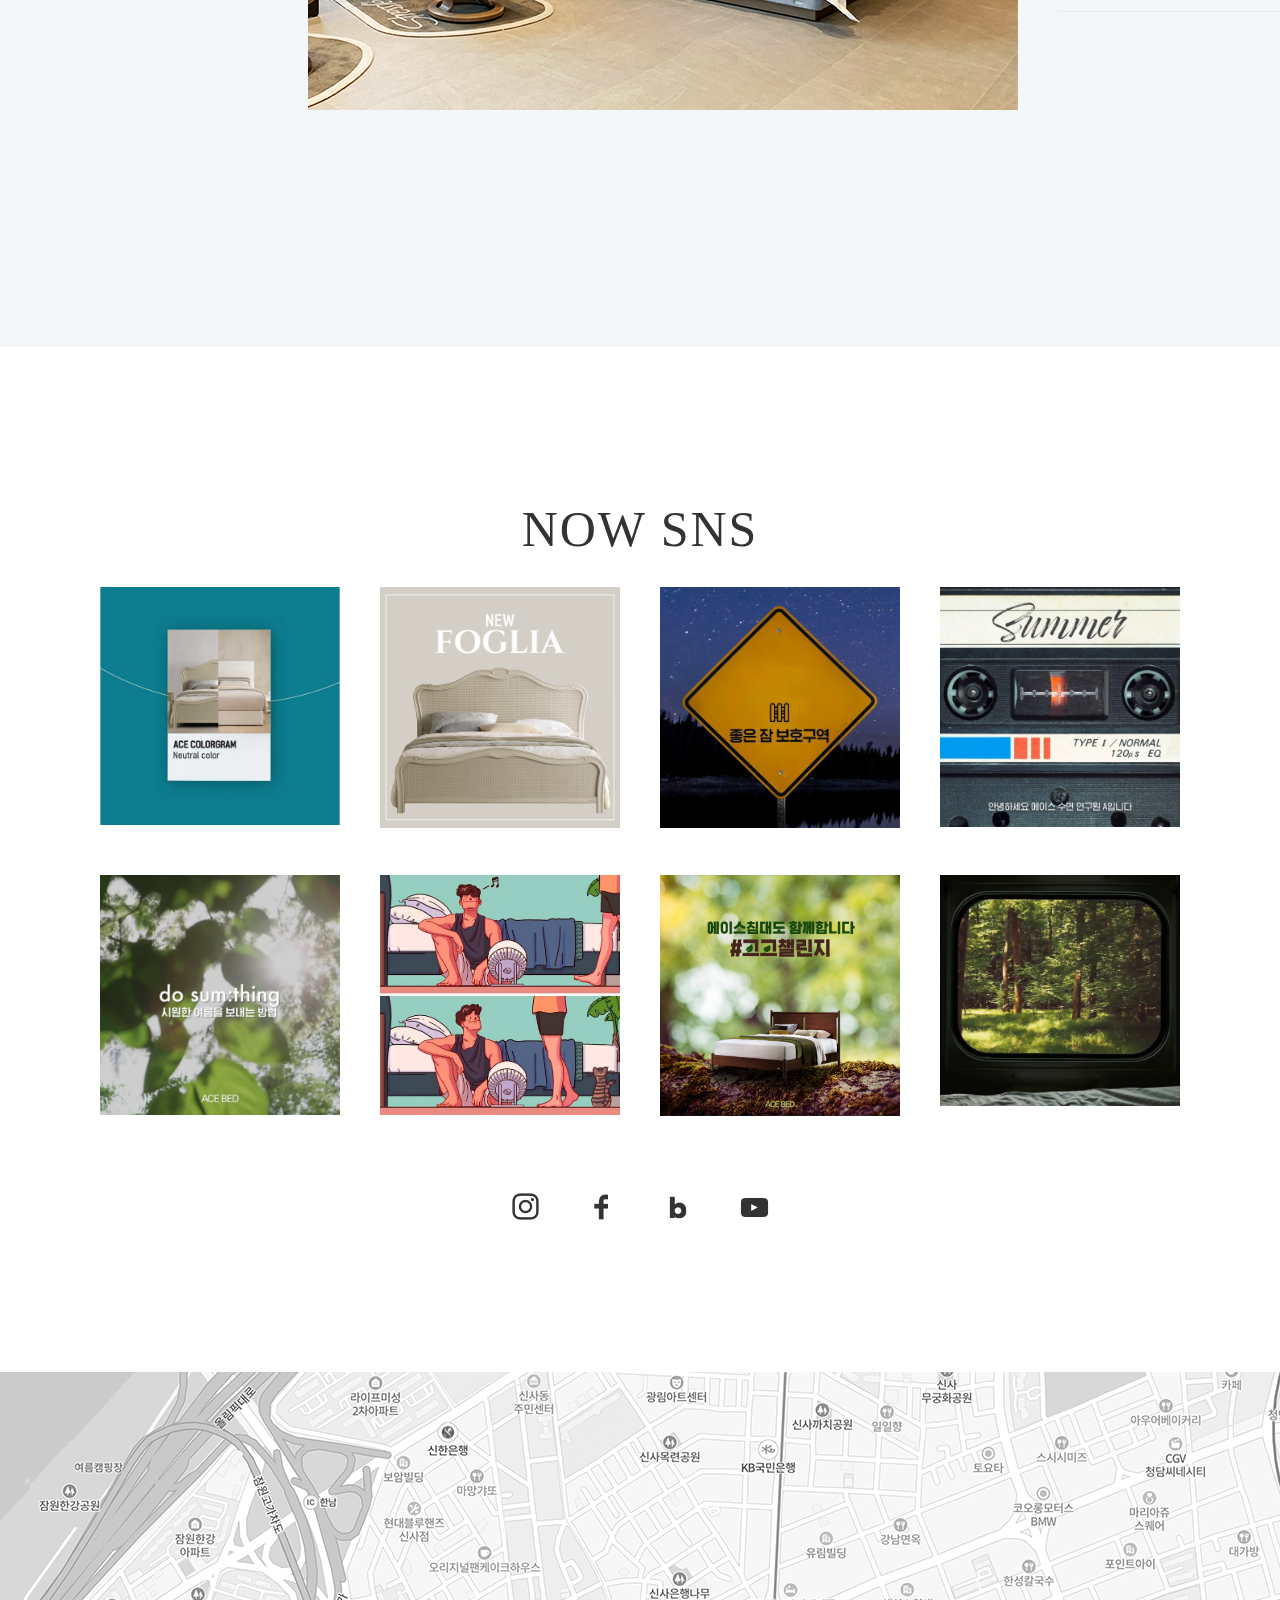
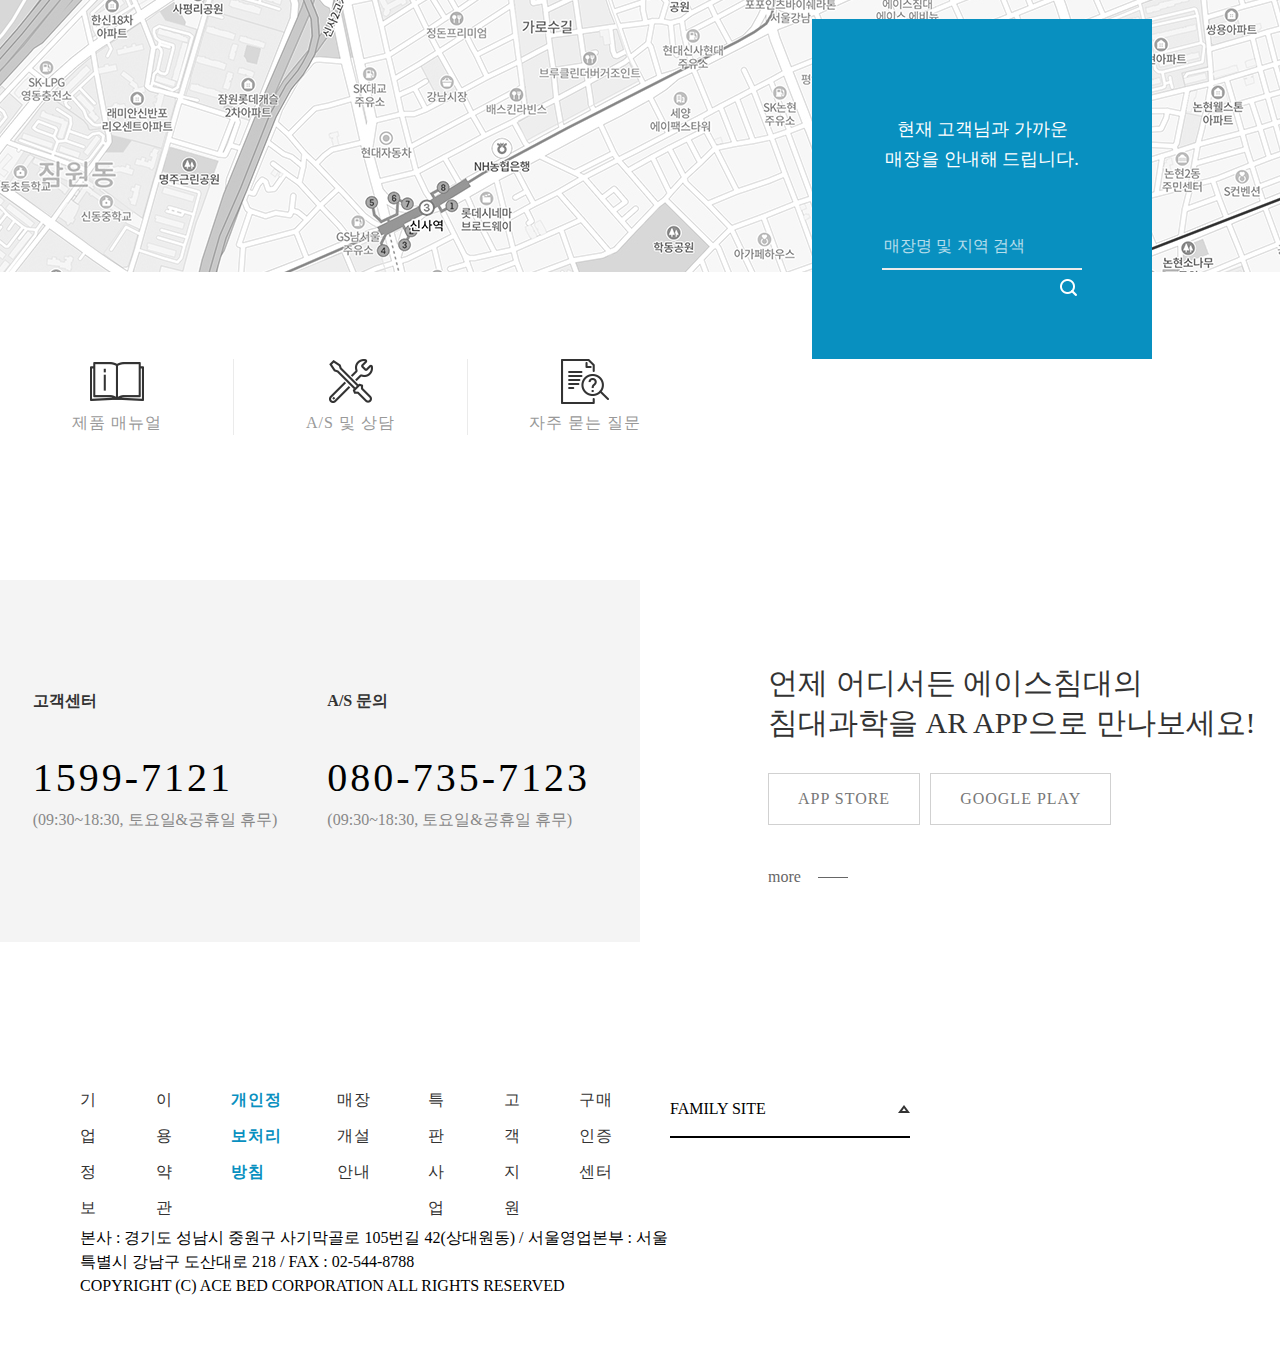
<file: main.html>
<!DOCTYPE html>
<html lang="kr">
<head>
    <meta charset="UTF-8">
    <meta http-equiv="X-UA-Compatible" content="IE=edge">
    <meta name="viewport" content="width=device-width, initial-scale=1.0">
    <title>AceBed_js_main_2</title>
    <link rel="stylesheet" href="css/reset_ace.css">
    <link rel="stylesheet" href="css/style_ace.css">
    <link rel="stylesheet" href="css/ace_main_2_sample.css">
    <link rel="stylesheet" href="https://unpkg.com/swiper/swiper-bundle.min.css"/>
</head>
<body>
    <header>
        <div>
            <div class=h_top>
                    <a href="https://www.acebed.com/member/login/index.do?rtnUrl=%2Fmain%2Findex.do">
                        로그인
                    </a>
                    <a href="ace_join.html">
                        회원가입
                    </a>
                    <a href="">
                        웨딩멤버스
                    </a>
                    <a href="">
                        에이스 침대몰
                    </a>
            </div>
        </div>
        <nav class="h_nav">
            <div class="h_left">
                <ul>
                    <li><a class="eng" href="">BED</a>
                        <a class="kor" href="">침대</a>
                            <ul class="sub">
                                <li>
                                    <a href="frame.html">프레임</a>
                                </li>
                                <li>
                                    <a href="">매트리스</a>
                                </li>
                                <li>
                                    <a href="">신제품</a>
                                </li>
                            </ul>
                    </li>
                    <li><a class="eng" href="">FURNITURE</a>
                        <a class="kor" href="">가구</a>
                            <ul class="sub">
                                <li>
                                    <a href="">룸 세트</a>
                                </li>
                                <li>
                                    <a href="">리빙가구</a>
                                </li>
                            </ul>
                    </li>
                    <li><a class="eng" href="">STRESLESS</a>
                        <a class="kor" href="">스트레스리스</a>
                            <ul class="sub">
                                <li>
                                    <a href="">1인용 리클라이너</a>
                                </li>
                                <li>
                                    <a href="">오피스체어</a>
                                </li>
                                <li>
                                    <a href="">소파</a>
                                </li>
                                <li>
                                    <a href="">테이블&악세서리</a>
                                </li>
                            </ul>
                    </li>
                    <li><a class="eng" href="">SLEEP CARE</a>
                        <a class="kor" href="">슬립케어</a>
                            <ul class="sub">
                                <li>
                                    <a href="">마이크로케어</a>
                                </li>
                                <li>
                                    <a href="">스마트슬리브</a>
                                </li>
                                <li>
                                    <a href="">보이로패드</a>
                                </li>
                                <li>
                                    <a href="">마이크로가드 eco</a>
                                </li>
                            </ul>
                    </li>
                </ul>
            </div>
            <h1 class="h_logo">
                <a href="main.html">
                    <img src="img/header-logo.png" alt="에이스침대로고">
                </a>
            </h1>
            <div class="h_right">
                <ul>
                    <li><a class="r_title" href="">침대과학</a>
                        <ul class="sub">
                            <li>
                                <a href="spring.html">스프링</a>
                            </li>
                            <li>
                                <a href="">기술력</a>
                            </li>
                            <li>
                                <a href="">특허 및 수상내역</a>
                            </li>
                            <li>
                                <a href="">침대공학연구소</a>
                            </li>
                        </ul>
                    </li>
                    <li><a class="r_title" href="">에이스 스토리</a>
                        <ul class="sub">
                            <li>
                                <a href="">NOW SNS</a>
                            </li>
                            <li>
                                <a href="">고객후기</a>
                            </li>
                            <li>
                                <a href="">뉴스룸</a>
                            </li>
                        </ul>
                    </li>
                    <li><a class="r_title" href="">고객체험</a>
                        <ul class="sub">
                            <li>
                                <a href="">매트리스 체험존</a>
                            </li>
                            <li>
                                <a href="">이동수면공학 연구소</a>
                            </li>
                            <li>
                                <a href="">공장 견학 신청</a>
                            </li>
                        </ul>
                    </li>
                    <li><a class="r_title" href="">공지/이벤트</a>
                        <ul class="sub">
                            <li>
                                <a href="">이벤트</a>
                            </li>
                            <li>
                                <a href="dangcheom.html">당첨자 안내</a>
                            </li>
                            <li>
                                <a href="notice_write.html">공지사항</a>
                            </li>
                        </ul>
                    </li>
                    <li><a class="r_title" href="">매장안내</a>
                        <ul class="sub">
                            <li>
                                <a href="">매장찾기</a>
                            </li>
                            <li>
                                <a href="">에이스 스퀘어</a>
                            </li>
                            <li>
                                <a href="">에이스 에비뉴</a>
                            </li>
                        </ul>
                    </li>
                </ul>
                <ul>
                    <li class="search">검색</li>
                    <li class="menu">메뉴</li>
                </ul>
            </div>
        </nav>
    </header>
    <div id="search_wrap">
        <div class="search_txt">
            <input type="text" placeholder="궁금하신 제품이나 정보를 빠르게 찾아보세요">
            <span></span>
        </div>
        <div class="search_close">
            <span>X</span>
        </div>
    </div>
    <main>
        <section id="bnr_big">
            <!-- Swiper -->
    <div class="swiper-container mySwiper">
        <div class="swiper-wrapper">
        <div class="swiper-slide">
            <a href="">
                <img src="img/bob.jpg">
            </a>
        </div>
        <div class="swiper-slide"><a href="">
            <img src="img/big_goomae.jpg">
        </a>
        </div>
        </div>
        <div class="swiper-button-next"></div>
        <div class="swiper-button-prev"></div>
    </div>
           <!--  <div class="banner">
                <a href="">
                    <img src="img/bob.jpg" alt="ace_banner_best review">
                </a>
            </div>
            <div class="left_arrow arrow"></div>
            <div class="right_arrow arrow"></div> -->
        </section>
        <section id="science" class="cont_sec">
            <h2>ACE SCIENCE</h2>
            <a href="#">more</a>
            <article>
                <div class="sci_wrap">
                    <div class="tab_btn">
                        <!-- ul*li*4>a -->
                        <ul>
                        <li class="tab active"><a href="">HYBRID Z SPRING</a></li>
                        <li class="tab"><a href="">5 ZERO SYSTEM</a></li>
                        <li class="tab"><a href="">NEW MATERIAL</a></li>
                        <li class="tab"><a href="">ECO & HEALTH</a></li>
                        </ul>
                    </div>
                    <div class="video">
                        <video autoplay loop muted >
                            <source src="img/1440_bg01.mp4" type="video/mp4">
                        </video>
                    </div>
                    <div class="sci_txt">
                        <div>
                            <h3>
                                오늘밤 어떤 스프링으로
                                <br>
                                만든 침대에서
                                <br>
                                주무시겠습니까?
                            </h3>
                            <p>
                                에이스만의 첨단 공학이 적용된 스프링은
                                <br>
                                인체 곡선과 하중 분포에 따라 위에서 한 번
                                <br>
                                부드럽게 맞춰주고 밑에서 또 한 번
                                <br>
                                단단하게 받쳐줍니다.
                            </p>
                        </div>
                    </div>
                </div>
            </article>
            <div class="left_arrow arrow"></div>
            <div class="right_arrow arrow"></div>
        </section>
        <section class="col_news">
            <section id="collection" class="cont_sec">
                <h2>ACE COLLECTION</h2>
                <a href="#">more</a>
                <article>
                    <div class="col_btn">
                        <ul>
                            <li class="tab active"><a  href="">신제품</a> | </li>
                            <!-- <span></span> -->
                            <li class="tab"><a  href="">추천제품</a></li>
                        </ul>
                    </div>
                    <div id="col_wrap">
                        <div class="col">
                            <p>
                                <img src="img/new.jpg" alt="">
                            </p>
                            <div class="col_txt">
                                <ul>
                                    <li>라탄인테리어</li>
                                    <li>엔틱스타일</li>
                                    <li>클래식디자인</li>
                                </ul>
                                <h3>FOGLIA</h3>
                                <p>오리엔탈 휴양지 감성을 느낄 수 있는 FOGLIA</p>
                                <div>
                                    <a href="">VIEW</a>
                                </div>
                            </div>
                        </div>
                        <div class="col">
                            <p>
                                <img src="img/new2.jpg" alt="">
                            </p>
                            <div class="col_txt">
                                <ul>
                                    <li>1인가구</li>
                                    <li>싱글침대</li>
                                    <li>수납형침대</li>
                                    <li>아이침대추천</li>
                                </ul>
                                <h3>OMAGGIO</h3>
                                <p>침실 분위기를 다채롭게 연출 할 수 있는 침대 OMAGGIO</p>
                                <div>
                                    <a href="">VIEW</a>
                                </div>
                            </div>
                        </div>
                        <div class="col">
                            <p>
                                <img src="img/new3.jpg" alt="">
                            </p>
                            <div class="col_txt">
                                <ul>
                                    <li>1인가구</li>
                                    <li>싱글침대</li>
                                    <li>수납형침대</li>
                                    <li>아이침대추천</li>
                                </ul>
                                <h3>TEENSTER</h3>
                                <p>공간 활용도와 실용성을 높힌 TEENSTER</p>
                                <div>
                                    <a href="">VIEW</a>
                                </div>
                            </div>
                        </div>
                        <!-- 추천제품 col
                            <div class="col">
                            <p>
                                <img src="img/new2_1.jpg" alt="">
                            </p>
                            <div class="col_txt">
                                <ul>
                                    <li>기능성침대</li>
                                    <li> LED간접조명</li>
                                    <li> 신혼침대</li>
                                </ul>
                                <h3>OPIMO-II</h3>
                                <p>수납, 조명, 충전 시스템까지 가능한 기능성 침대 OPIMOⅡ</p>
                                <div>
                                    <a href="">VIEW</a>
                                </div>
                            </div>
                        </div>
                        <div class="col">
                            <p>
                                <img src="img/new2_2.jpg" alt="">
                            </p>
                            <div class="col_txt">
                                <ul>
                                    <li>다도</li>
                                    <li> 싱글침대</li>
                                    <li> 트윈침대</li>
                                    <li> 코지한분위기</li>
                                </ul>
                                <h3>DADO</h3>
                                <p>사각형을 모티브로 하여 심플하며 베이직한 디자인이 특징인 침대</p>
                                <div>
                                    <a href="">VIEW</a>
                                </div>
                            </div>
                        </div>
                        <div class="col">
                            <p>
                                <img src="img/new2_3.jpg" alt="">
                            </p>
                            <div class="col_txt">
                                <ul>
                                    <li>루체</li>
                                    <li>LED조명</li>
                                    <li>기능성침대</li>
                                    <li>아트월컨셉</li>
                                </ul>
                                <h3>LUCE-III</h3>
                                <p>LED조명으로 편안한 무드를 연출하는 아트월 컨셉 침대</p>
                                <div>
                                    <a href="">VIEW</a>
                                </div>
                            </div>
                        </div>
                        -->
                    </div>
                    <div class="col_scroll">
                        <div class="scrollbar"></div>
                    </div>
                </article>
                <div class="left_arrow arrow"></div>
                <div class="right_arrow arrow"></div>
            </section>
            <section id="news" class="cont_sec">
                <h2>ACE NEWS</h2>
                <article>
                    <div class="news_txt">
                        <p>
                        에이스침대의
                        <br>
                        새로운 소식을 알려드립니다
                    </p>
                    </div>
                    <div class="news_img">
                        <a href="">
                            <img class="news_img1" src="img/ilsan.jpg" alt="news...">
                            <img class="news_img2" src="img/waht_summer.jpg" alt="news...">
                            <img class="news_img3" src="img/goomae.jpg" alt="news...">
                        </a>
                    </div>
                    <div class="news_list">
                        <ul>
                            <li class="news_event1">
                                    <h4>매장오픈소식</h4>
                                    <p>에이스스퀘어 일산점 OPEN</p>
                            </li>
                            <li  class="news_event2">
                                    <h4>EVENT</h4>
                                    <p>에이스침대몰 '침대가 왔썸머'</p>
                            </li>
                            <li  class="news_event3">
                                    <h4>EVENT</h4>
                                    <p>LG전자 베스트샵 제휴 이벤트</p>
                            </li>
                        </ul>
                    </div>
                </article>
            </section>
        </section>
        <section id="sns" class="cont_sec">
            <h2>NOW SNS</h2>
            <article>
                <ul class="sns_pic">
                    <li>
                        <a href="#">
                            <img src="img/sns_1.png" alt="">
                        </a>
                    </li>
                    <li>
                        <a href="#">
                            <img src="img/sns_2.png" alt="">
                        </a>
                    </li>
                    <li>
                        <a href="#">
                            <img src="img/sns_3.png" alt="">
                        </a>
                    </li>
                    <li>
                        <a href="#">
                            <img src="img/sns_4.png" alt="">
                        </a>
                    </li>
                    <li>
                        <a href="#">
                            <img src="img/sns_5.png" alt="">
                        </a>
                    </li>
                    <li>
                        <a href="#">
                            <img src="img/sns_6.jpg" alt="">
                        </a>
                    </li>
                    <li>
                        <a href="#">
                            <img src="img/sns_7.png" alt="">
                        </a>
                    </li>
                    <li>
                        <a href="#">
                            <img src="img/sns_8.png" alt="">
                        </a>
                    </li>
                </ul>
                <ul class="sns_btn">
                    <li>
                        <a href="">
                            <img src="img/instar.png">
                        </a>
                    </li>
                    <li>
                        <a href="">
                            <img src="img/face_book.png">
                        </a>
                    </li>
                    <li>
                        <a href="">
                            <img src="img/blog.png">
                        </a>
                    </li>
                    <li>
                        <a href="">
                            <img src="img/you.png">
                        </a>
                    </li>
                </ul>
            </article>
        </section>
        <section id="map" class="cont_sec">
            <article class="map_wrap">
                <div class="map_img">
                    <img src="img/store-map.jpg" alt="map">
                </div>
                <div class="map_txt">
                    <p>현재 고객님과 가까운
                        <br>매장을 안내해 드립니다.
                    </p>
                    <div>
                        <input type="text" placeholder="매장명 및 지역 검색">
                        <a href="">
                            <span class="map_search"></span>   <!--inline태그. width,, height 값 가질 수 없음.-->
                        </a>
                        <!-- input태그는 사용자가 글을 쓰도록 해주는 태그 -->
                    </div>
                </div>
            </article>
            <article class="notice">
                <ul>
                    <li>
                        <a href="">
                            <img src="img/product.png" alt="제품 매뉴얼">
                            <p>제품 매뉴얼</p>
                        </a>
                    </li>
                    <li>
                        <a href="">
                            <img src="img/as.png" alt="제품 매뉴얼">
                            <p>A/S 및 상담</p>
                        </a>
                    </li>
                    <li>
                        <a href="">
                            <img src="img/qna.png" alt="제품 매뉴얼">
                            <p>자주 묻는 질문</p>
                        </a>
                    </li>
                </ul>
            </article>
        </section>
        <section id="info" class="cont_sec">
            <article>
                <div class="call">
                    <ul>
                        <li>
                            <h5>고객센터</h5>
                            <p>1599-7121</p>
                            <div>(09:30~18:30, 토요일&공휴일 휴무)</div>
                        </li>
                        <li>
                            <h5>A/S 문의</h5>
                            <p>080-735-7123</p>
                            <div>(09:30~18:30, 토요일&공휴일 휴무)</div>
                        </li>
                    </ul>
                </div>
                <div class="app">
                    <div>
                        <p>
                            언제 어디서든 에이스침대의
                            <br>침대과학을 AR APP으로 만나보세요!
                        </p>
                        <ul class="store_btn">
                            <li>
                                <a href="">APP STORE</a>
                            </li>
                            <li>
                                <a href="">GOOGLE PLAY</a>
                            </li>
                        </ul>
                        <a class="more_btn" href="">more</a>
                    </div>
                </div>
            </article>
        </section>
        <div class="side_btn">
            <p class="top">TOP</p>
            <div class="top_btn">+</div>
            <!-- <a href="" class="bottom_btn">
                <span></span>
            </a> -->
            </div>
    </main>
    <footer>
        <div class="f_left"></div>
        <div class="f_nav">           <!--왼쪽-->
            <ul>
                <li>
                <a href="#">기업정보</a>
                </li>
                <li>
                <a href="#">이용약관</a>
                </li>
                <li>
                <a href="#" class="priv">개인정보처리방침</a>
                </li>
                <li>
                <a href="#">매장개설안내</a>
                </li>
                <li>
                <a href="#">특판사업</a>
                </li>
                <li>
                <a href="#">고객지원</a>
                </li>
                <li>
                <a href="#">구매인증센터</a>
                </li>
            </ul>
            <div class="address"></div>
                <p>
                    본사 : 경기도 성남시 중원구 사기막골로 105번길 42(상대원동) / 서울영업본부 : 서울특별시 강남구 도산대로 218 / FAX : 02-544-8788
                </p>
                <p>
                    COPYRIGHT (C) ACE BED CORPORATION ALL RIGHTS RESERVED
                </p>
            </div>
        </div>
        <div id="f_right">                        <!--오른쪽-->
            <form>
                <div class="family_wrap">
                    <div class="family">
                        FAMILY SITE
                    </div>
                    <div class="family_op">
                        <p>ENGLISH</p>
                        <p class="family_txt">에이스 에비뉴</p>
                        <p class="family_txt">에이스 헤리츠</p>
                        <p class="family_txt">에이스 침대몰</p>
                        <div class="wht_btn">
                            <img src="img/select-icon2-wht-on.png">
                        </div>
                    </div>
                </div>
            </form>
        </div>
    </footer>
    <script src="https://ajax.googleapis.com/ajax/libs/jquery/3.5.1/jquery.min.js"></script>
    <script src="https://unpkg.com/swiper/swiper-bundle.min.js"></script>
    <script src="js/script.js"></script>
</body>
</html>
</file>
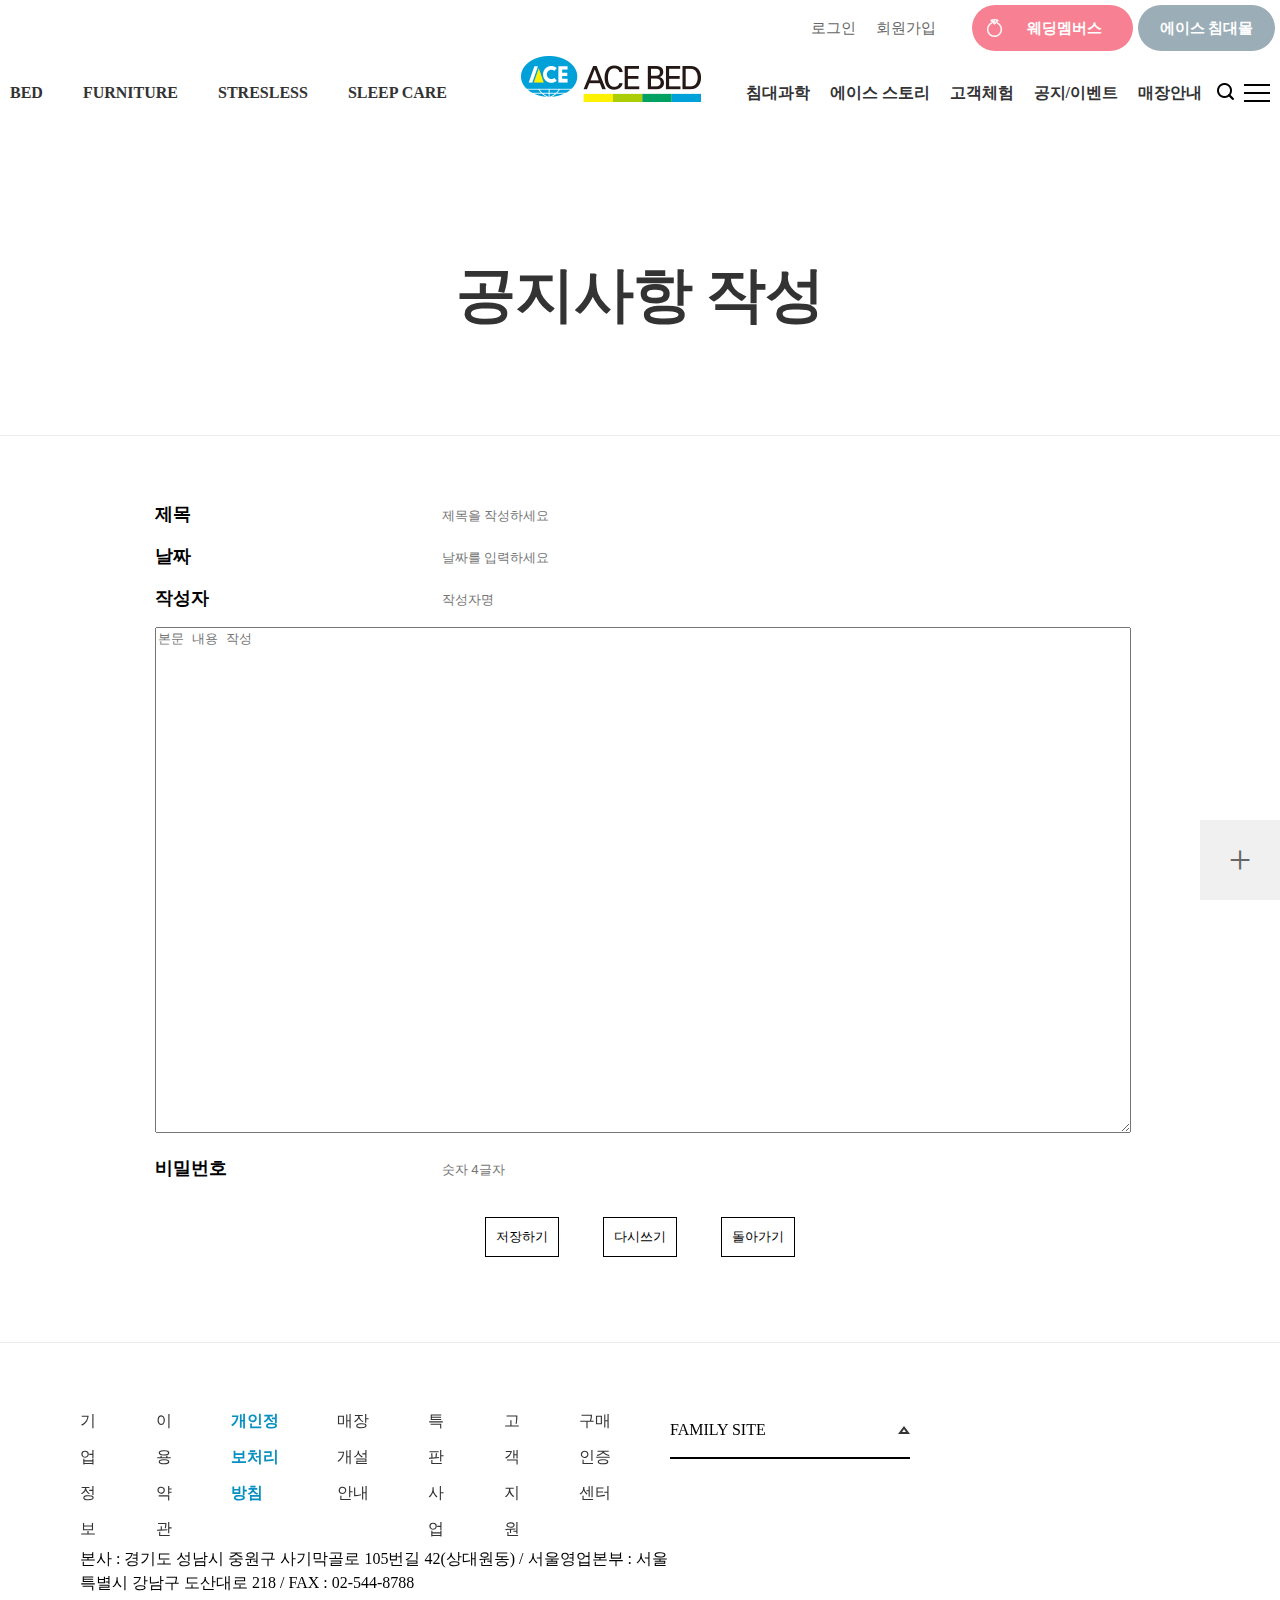
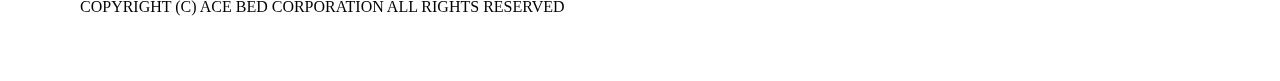
<file: notice_write.html>
<!DOCTYPE html>
<html lang="kr">
<head>
    <meta charset="UTF-8">
    <meta http-equiv="X-UA-Compatible" content="IE=edge">
    <meta name="viewport" content="width=device-width, initial-scale=1.0">
    <title>AceBed_write</title>
    <link rel="stylesheet" href="css/n_reset_ace.css">
    <link rel="stylesheet" href="css/n_style_ace.css">
    <link rel="stylesheet" href="css/n_ace_dang_write.css">
</head>
<body>
    <header>
        <div>
            <div class=h_top>
                    <a href="#">
                        로그인
                    </a>
                    <a href="ace_join.htmll">
                        회원가입
                    </a>
                    <a href="">
                        웨딩멤버스
                    </a>
                    <a href="">
                        에이스 침대몰
                    </a>
            </div>
        </div>
        <nav class="h_nav">
            <div class="h_left">
                <ul>
                    <li><a class="eng" href="">BED</a>
                        <a class="kor" href="">침대</a>
                            <ul class="sub">
                                <li>
                                    <a href="frame.html">프레임</a>
                                </li>
                                <li>
                                    <a href="">매트리스</a>
                                </li>
                                <li>
                                    <a href="">신제품</a>
                                </li>
                            </ul>
                    </li>
                    <li><a class="eng" href="">FURNITURE</a>
                        <a class="kor" href="">가구</a>
                            <ul class="sub">
                                <li>
                                    <a href="">룸 세트</a>
                                </li>
                                <li>
                                    <a href="">리빙가구</a>
                                </li>
                            </ul>
                    </li>
                    <li><a class="eng" href="">STRESLESS</a>
                        <a class="kor" href="">스트레스리스</a>
                            <ul class="sub">
                                <li>
                                    <a href="">1인용 리클라이너</a>
                                </li>
                                <li>
                                    <a href="">오피스체어</a>
                                </li>
                                <li>
                                    <a href="">소파</a>
                                </li>
                                <li>
                                    <a href="">테이블&악세서리</a>
                                </li>
                            </ul>
                    </li>
                    <li><a class="eng" href="">SLEEP CARE</a>
                        <a class="kor" href="">슬립케어</a>
                            <ul class="sub">
                                <li>
                                    <a href="">마이크로케어</a>
                                </li>
                                <li>
                                    <a href="">스마트슬리브</a>
                                </li>
                                <li>
                                    <a href="">보이로패드</a>
                                </li>
                                <li>
                                    <a href="">마이크로가드 eco</a>
                                </li>
                            </ul>
                    </li>
                </ul>
            </div>
            <h1 class="h_logo">
                <a href="index.html">
                    <img src="img/header-logo.png" alt="에이스침대로고">
                </a>
            </h1>
            <div class="h_right">
                <ul>
                    <li><a class="r_title" href="">침대과학</a>
                        <ul class="sub">
                            <li>
                                <a href="spring.html">스프링</a>
                            </li>
                            <li>
                                <a href="">기술력</a>
                            </li>
                            <li>
                                <a href="">특허 및 수상내역</a>
                            </li>
                            <li>
                                <a href="">침대공학연구소</a>
                            </li>
                        </ul>
                    </li>
                    <li><a class="r_title" href="">에이스 스토리</a>
                        <ul class="sub">
                            <li>
                                <a href="">NOW SNS</a>
                            </li>
                            <li>
                                <a href="">고객후기</a>
                            </li>
                            <li>
                                <a href="">뉴스룸</a>
                            </li>
                        </ul>
                    </li>
                    <li><a class="r_title" href="">고객체험</a>
                        <ul class="sub">
                            <li>
                                <a href="">매트리스 체험존</a>
                            </li>
                            <li>
                                <a href="">이동수면공학 연구소</a>
                            </li>
                            <li>
                                <a href="">공장 견학 신청</a>
                            </li>
                        </ul>
                    </li>
                    <li><a class="r_title" href="">공지/이벤트</a>
                        <ul class="sub">
                            <li>
                                <a href="">이벤트</a>
                            </li>
                            <li>
                                <a href="dangcheom.html">당첨자 안내</a>
                            </li>
                            <li>
                                <a href="notice_write.html">공지사항</a>
                            </li>
                        </ul>
                    </li>
                    <li><a class="r_title" href="">매장안내</a>
                        <ul class="sub">
                            <li>
                                <a href="">매장찾기</a>
                            </li>
                            <li>
                                <a href="">에이스 스퀘어</a>
                            </li>
                            <li>
                                <a href="">에이스 에비뉴</a>
                            </li>
                        </ul>
                    </li>
                </ul>
                <ul>
                    <li class="search">검색</li>
                    <li class="menu">메뉴</li>
                </ul>
            </div>
        </nav>
    </header>
    <div id="search_wrap">
        <div class="search_txt">
            <input type="text" placeholder="궁금하신 제품이나 정보를 빠르게 찾아보세요">
            <span></span>
        </div>
        <div class="search_close">
            <span>X</span>
        </div>
    </div>
    <main>      
        <h2>공지사항 작성</h2>
        <section id="ann_wrap">
            <form action="index_ace_dang.php" method="POST">
                <table>
                    <tr>
                        <th>제목</th>
                        <td>
                            <input type="text" name="title" placeholder="제목을 작성하세요">
                        </td>
                    </tr>
                    <tr>
                        <th>날짜</th>
                        <td>
                            <input type="text" name="date" placeholder="날짜를 입력하세요">
                        </td>
                    </tr>
                    <tr>
                        <th>작성자</th>
                        <td>
                            <input type="text" name="writer" placeholder="작성자명">
                        </td>
                    </tr>
                    <tr>
                        <td colspan="2">
                            <textarea class="txt" name="inner" placeholder="본문 내용 작성"></textarea>
                        </td>
                    </tr>
                    <tr>
                        <th>비밀번호</th>
                        <td>
                            <input type="text" name="pw" placeholder="숫자 4글자">
                        </td>
                    </tr>
                    <tr>
                        <td class="btn_wrap" colspan="2">
                            <input type="submit" value="저장하기">
                            <input type="reset" value="다시쓰기">
                            <input type="button" onclick="history.back();" value="돌아가기">
                        </td>
                    </tr>
                </table>
            </form>
        </section>
        <!-- TOP 버튼 -->
        <div class="side_btn">
            <p class="top">TOP</p>
            <div class="top_btn">+</div>
            <!-- <a href="" class="bottom_btn">
                <span></span>
            </a> -->
            </div>
    </main>
    <footer>
        <div class="f_left"></div>
        <div class="f_nav">           <!--왼쪽-->
            <ul>
                <li>
                <a href="#">기업정보</a>
                </li>
                <li>
                <a href="#">이용약관</a>
                </li>
                <li>
                <a href="#" class="priv">개인정보처리방침</a>
                </li>
                <li>
                <a href="#">매장개설안내</a>
                </li>
                <li>
                <a href="#">특판사업</a>
                </li>
                <li>
                <a href="#">고객지원</a>
                </li>
                <li>
                <a href="#">구매인증센터</a>
                </li>
            </ul>
            <div class="address"></div>
                <p>
                    본사 : 경기도 성남시 중원구 사기막골로 105번길 42(상대원동) / 서울영업본부 : 서울특별시 강남구 도산대로 218 / FAX : 02-544-8788
                </p>
                <p>
                    COPYRIGHT (C) ACE BED CORPORATION ALL RIGHTS RESERVED
                </p>
            </div>
        </div>
        <div id="f_right">                        <!--오른쪽-->
            <form>
                <div class="family_wrap">
                    <div class="family">
                        FAMILY SITE
                    </div>
                    <div class="family_op">
                        <p>ENGLISH</p>
                        <p class="family_txt">에이스 에비뉴</p>
                        <p class="family_txt">에이스 헤리츠</p>
                        <p class="family_txt">에이스 침대몰</p>
                        <div class="wht_btn">
                            <img src="img/select-icon2-wht-on.png">
                        </div>
                    </div>
                </div>
            </form>
        </div>
    </footer>
    <script src="https://ajax.googleapis.com/ajax/libs/jquery/3.5.1/jquery.min.js"></script>
    <script src="https://unpkg.com/swiper/swiper-bundle.min.js"></script>
    <script src="js/n_script.js"></script>
</body>
</html>
</file>
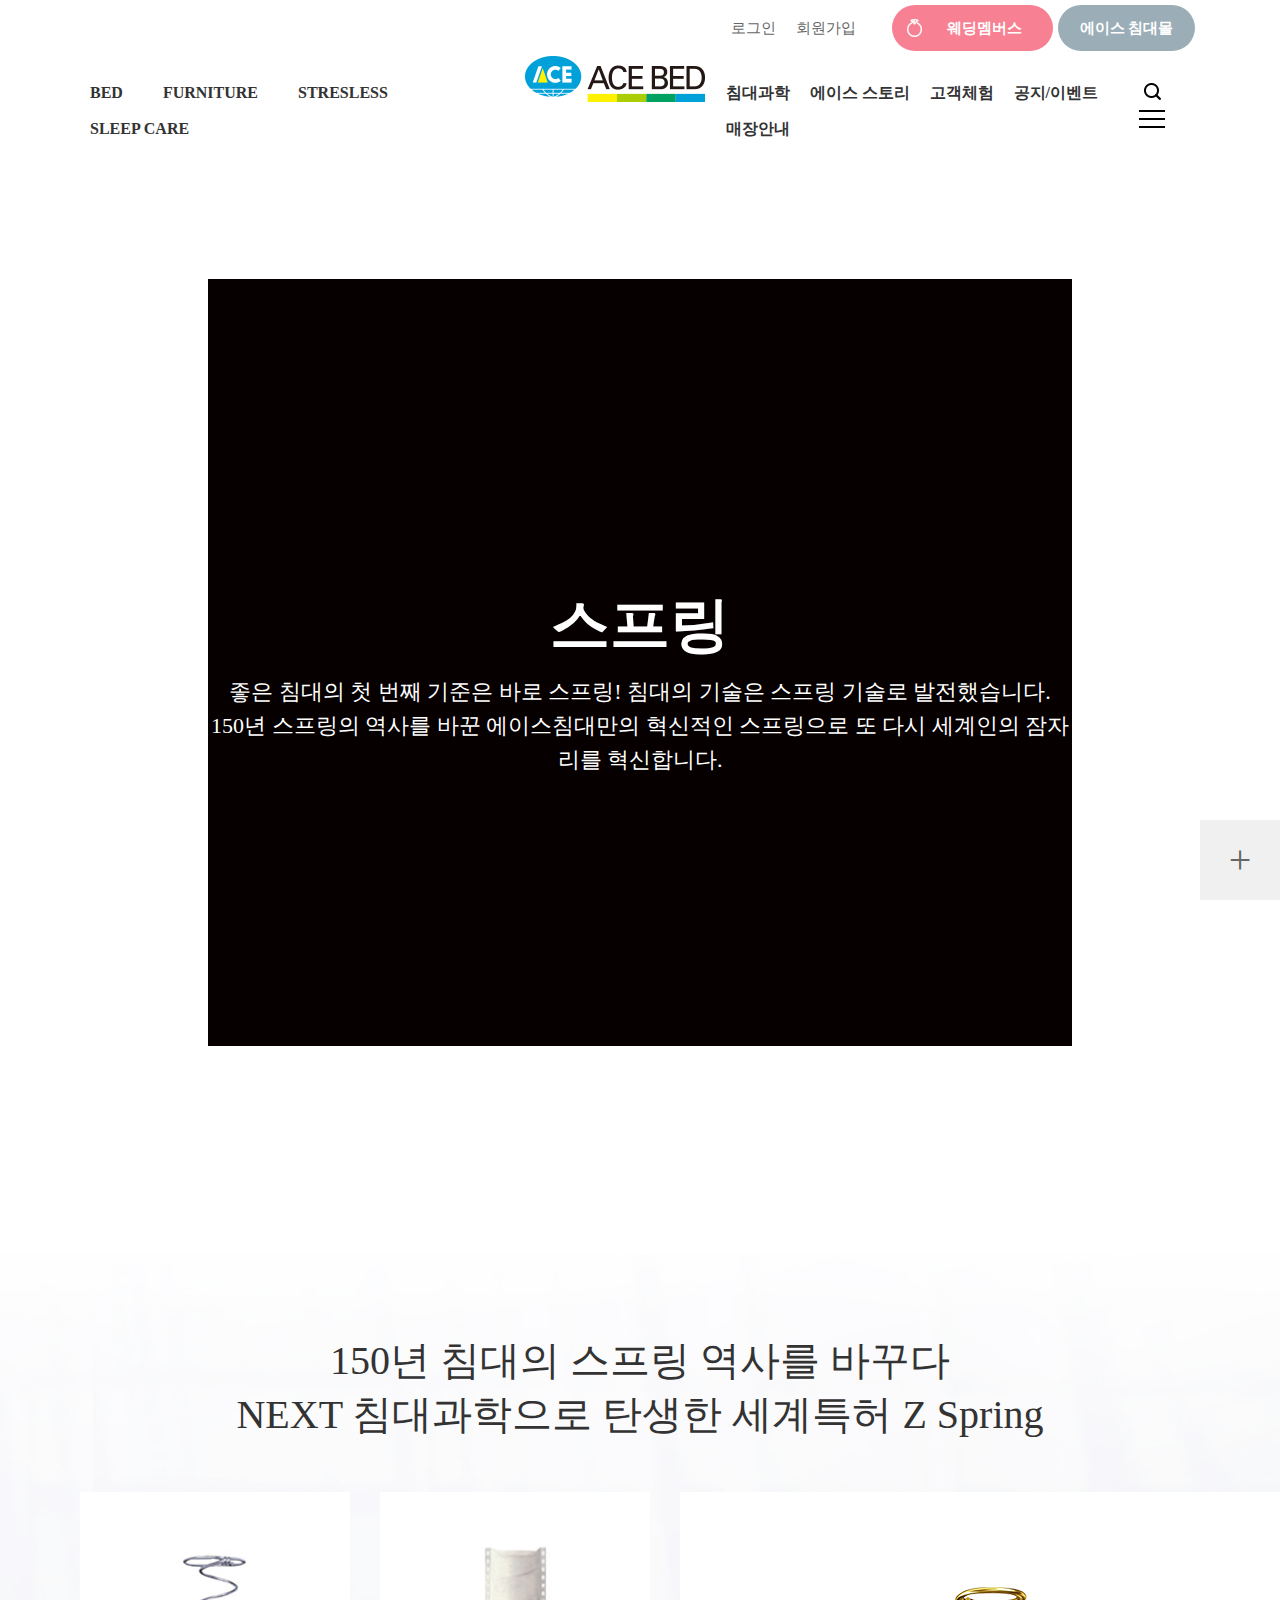
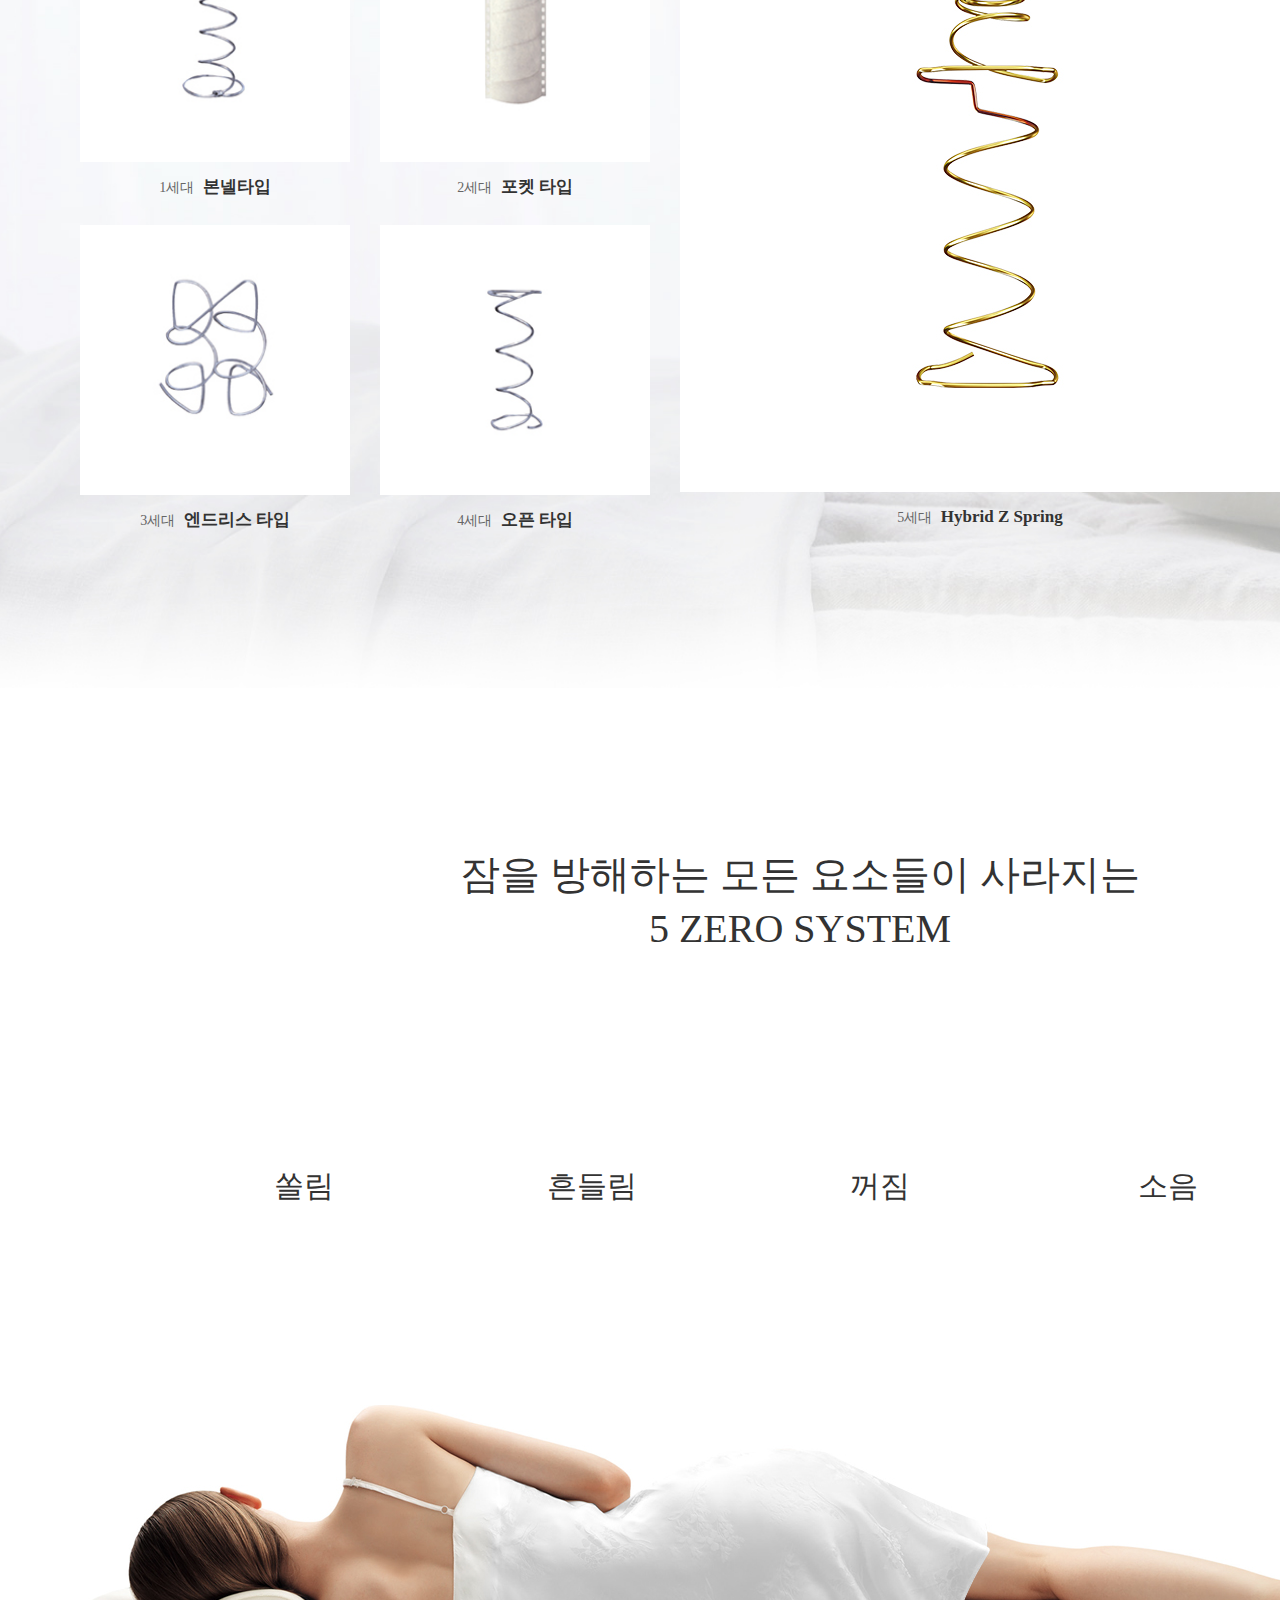
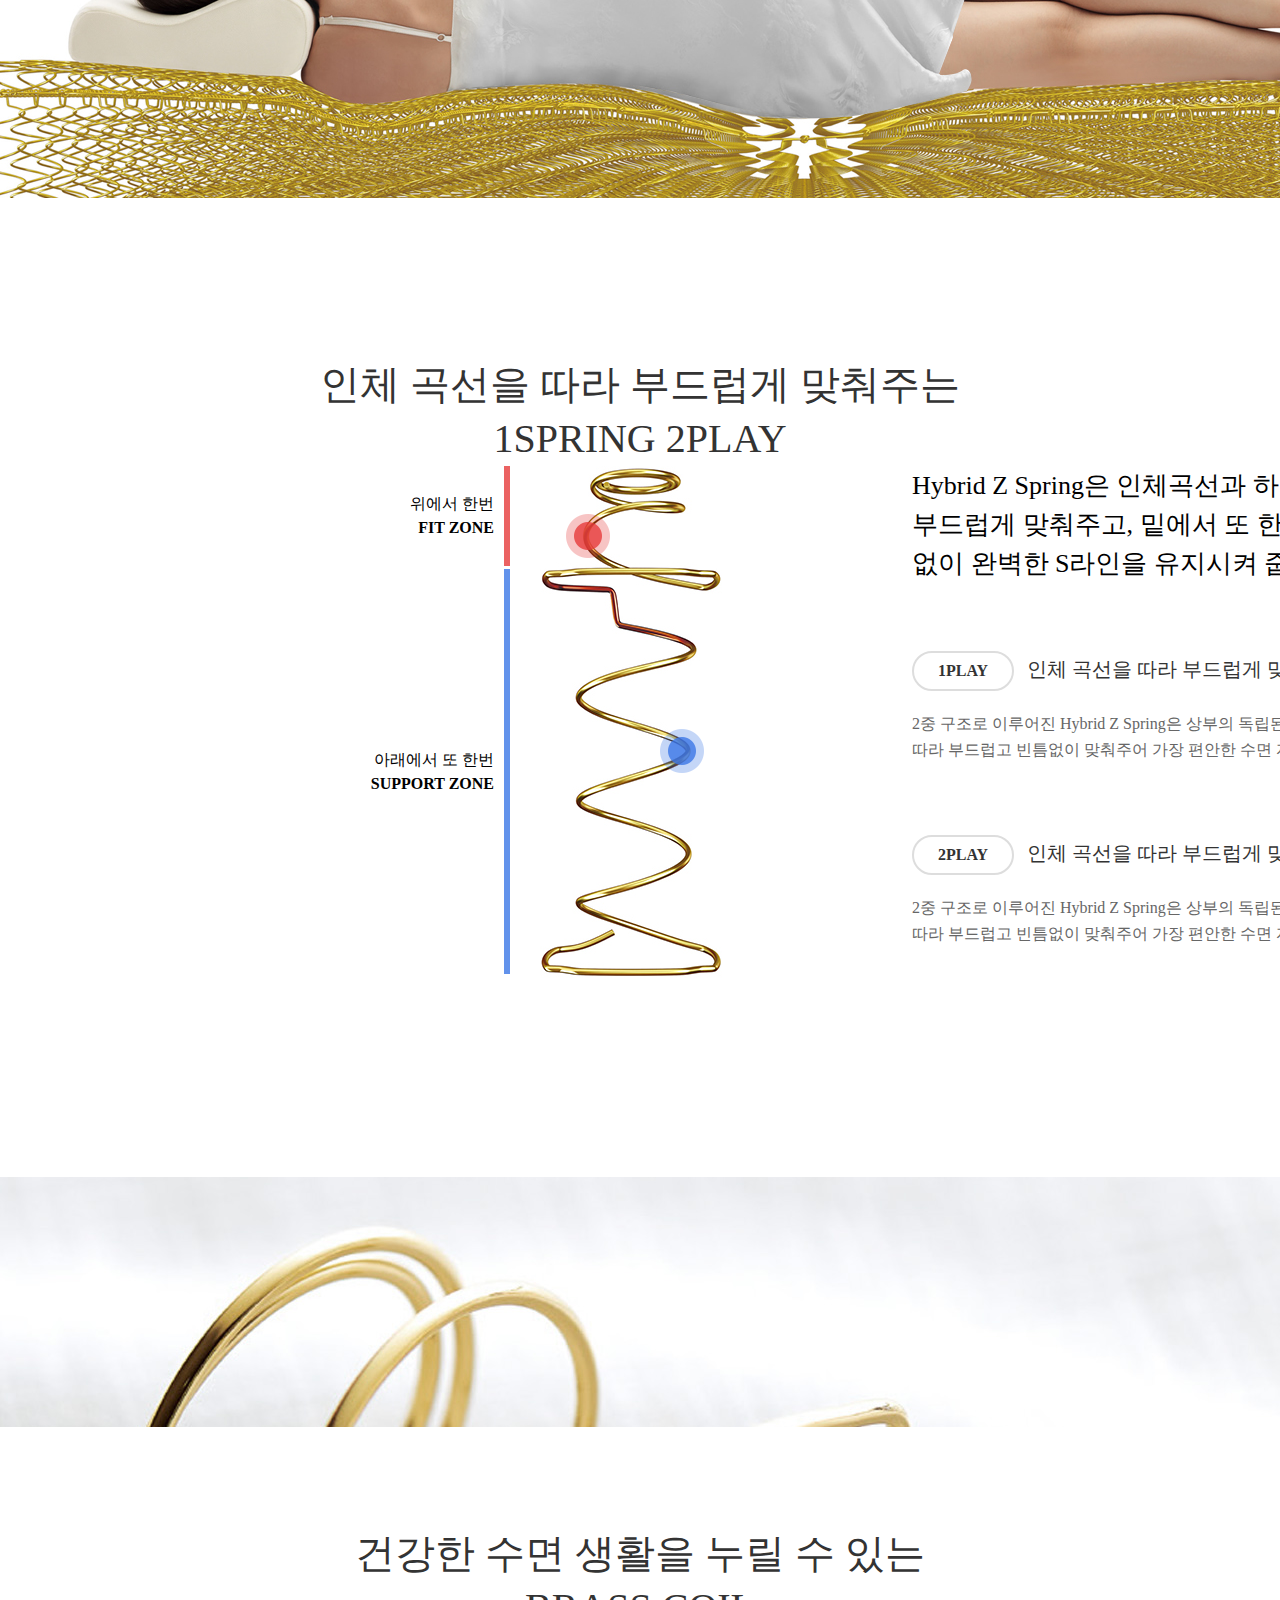
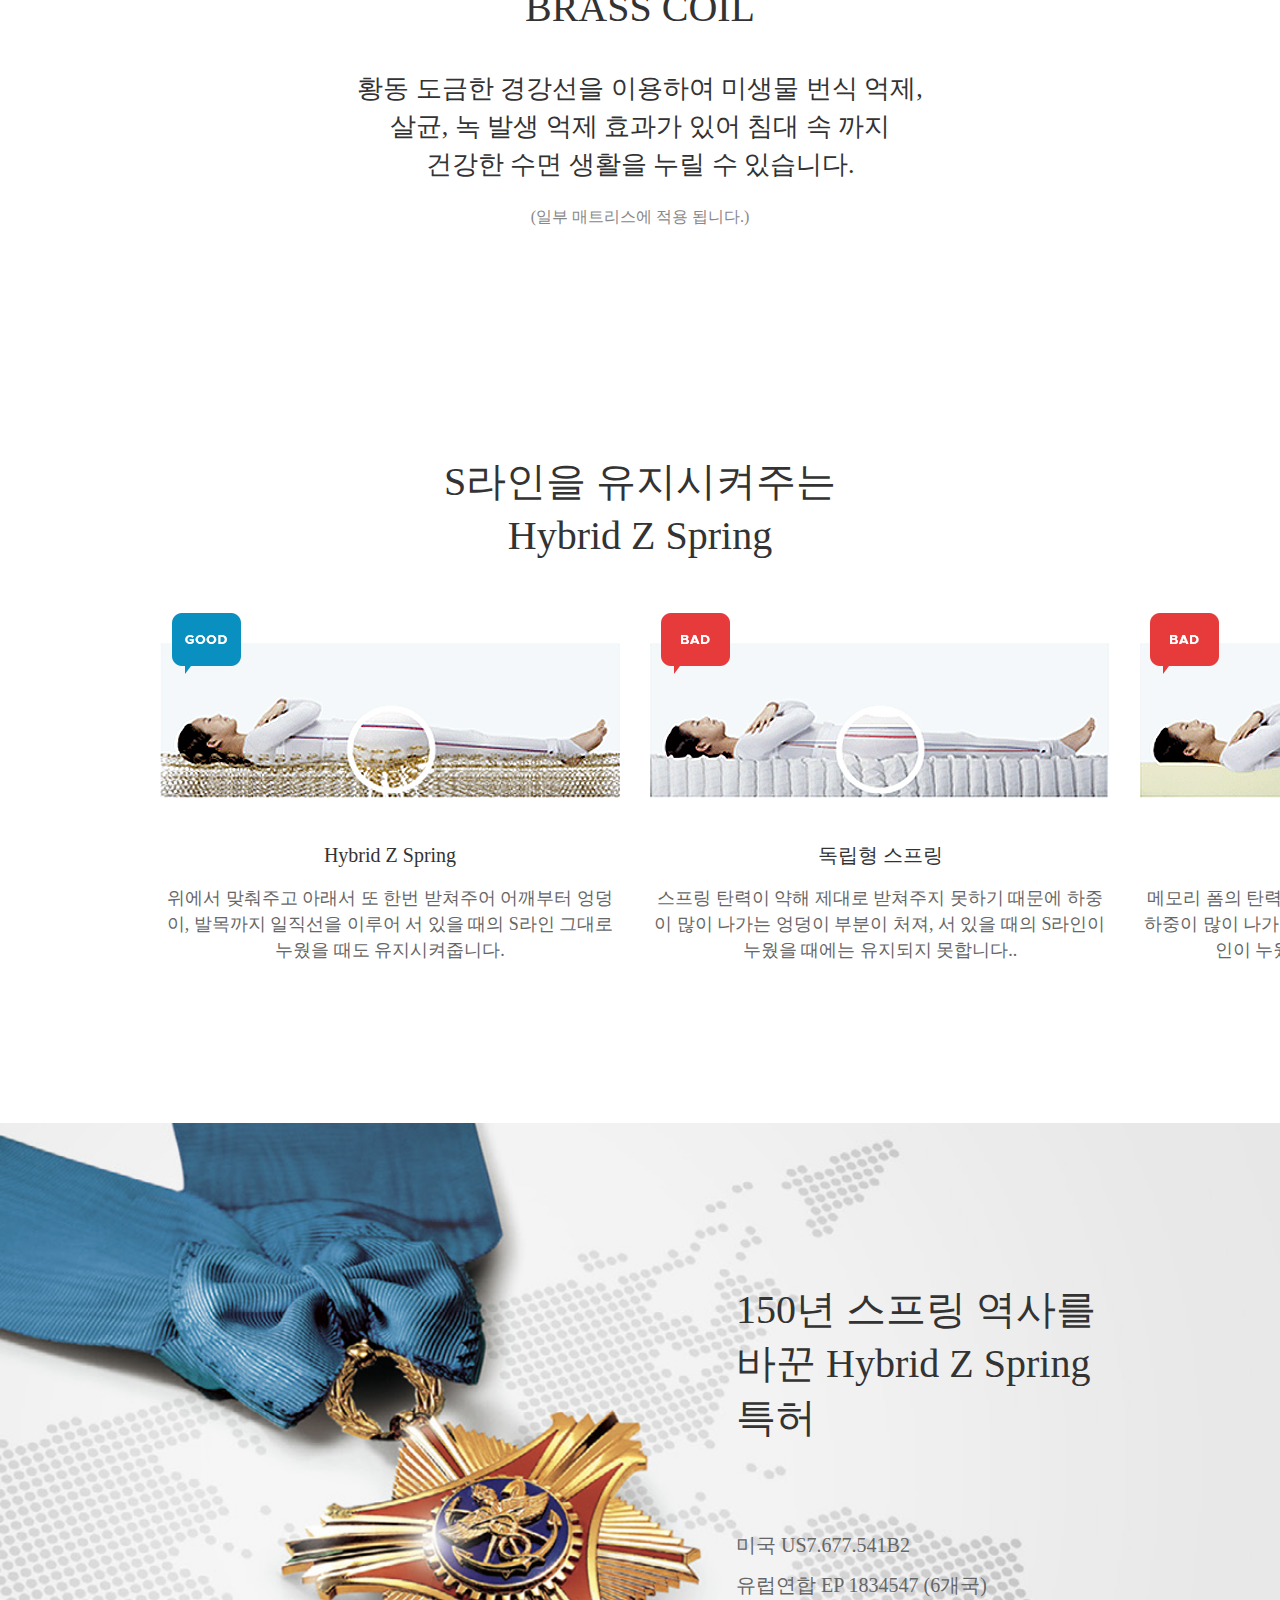
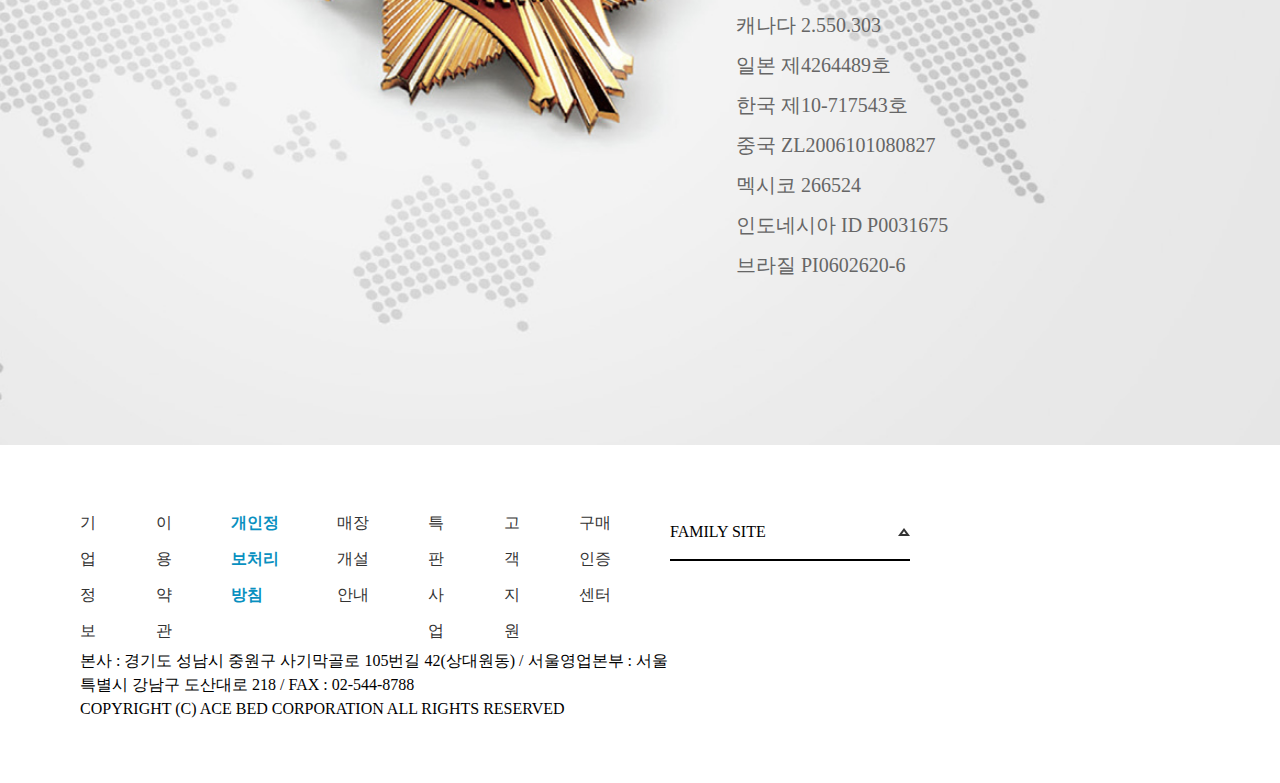
<file: spring.html>
<!DOCTYPE html>
<html lang="kr">
<head>
    <meta charset="UTF-8">
    <meta http-equiv="X-UA-Compatible" content="IE=edge">
    <meta name="viewport" content="width=device-width, initial-scale=1.0">
    <title>AceBed_spring</title>
    <link rel="stylesheet" href="css/sp_reset_ace.css">
    <link rel="stylesheet" href="css/sp_style_ace.css">
    <link rel="stylesheet" href="css/sp_ace_main_spring.css">
</head>
<body>
    <header>
        <div>
            <div class=h_top>
                    <a href="#">
                        로그인
                    </a>
                    <a href="ace_join.html">
                        회원가입
                    </a>
                    <a href="">
                        웨딩멤버스
                    </a>
                    <a href="">
                        에이스 침대몰
                    </a>
            </div>
        </div>
        <nav class="h_nav">
            <div class="h_left">
                <ul>
                    <li><a class="eng" href="">BED</a>
                        <a class="kor" href="">침대</a>
                            <ul class="sub">
                                <li>
                                    <a href="frame.html">프레임</a>
                                </li>
                                <li>
                                    <a href="">매트리스</a>
                                </li>
                                <li>
                                    <a href="">신제품</a>
                                </li>
                            </ul>
                    </li>
                    <li><a class="eng" href="">FURNITURE</a>
                        <a class="kor" href="">가구</a>
                            <ul class="sub">
                                <li>
                                    <a href="">룸 세트</a>
                                </li>
                                <li>
                                    <a href="">리빙가구</a>
                                </li>
                            </ul>
                    </li>
                    <li><a class="eng" href="">STRESLESS</a>
                        <a class="kor" href="">스트레스리스</a>
                            <ul class="sub">
                                <li>
                                    <a href="">1인용 리클라이너</a>
                                </li>
                                <li>
                                    <a href="">오피스체어</a>
                                </li>
                                <li>
                                    <a href="">소파</a>
                                </li>
                                <li>
                                    <a href="">테이블&악세서리</a>
                                </li>
                            </ul>
                    </li>
                    <li><a class="eng" href="">SLEEP CARE</a>
                        <a class="kor" href="">슬립케어</a>
                            <ul class="sub">
                                <li>
                                    <a href="">마이크로케어</a>
                                </li>
                                <li>
                                    <a href="">스마트슬리브</a>
                                </li>
                                <li>
                                    <a href="">보이로패드</a>
                                </li>
                                <li>
                                    <a href="">마이크로가드 eco</a>
                                </li>
                            </ul>
                    </li>
                </ul>
            </div>
            <h1 class="h_logo">
                <a href="index.html">
                    <img src="img/header-logo.png" alt="에이스침대로고">
                </a>
            </h1>
            <div class="h_right">
                <ul>
                    <li><a class="r_title" href="">침대과학</a>
                        <ul class="sub">
                            <li>
                                <a href="spring.html">스프링</a>
                            </li>
                            <li>
                                <a href="">기술력</a>
                            </li>
                            <li>
                                <a href="">특허 및 수상내역</a>
                            </li>
                            <li>
                                <a href="">침대공학연구소</a>
                            </li>
                        </ul>
                    </li>
                    <li><a class="r_title" href="">에이스 스토리</a>
                        <ul class="sub">
                            <li>
                                <a href="">NOW SNS</a>
                            </li>
                            <li>
                                <a href="">고객후기</a>
                            </li>
                            <li>
                                <a href="">뉴스룸</a>
                            </li>
                        </ul>
                    </li>
                    <li><a class="r_title" href="">고객체험</a>
                        <ul class="sub">
                            <li>
                                <a href="">매트리스 체험존</a>
                            </li>
                            <li>
                                <a href="">이동수면공학 연구소</a>
                            </li>
                            <li>
                                <a href="">공장 견학 신청</a>
                            </li>
                        </ul>
                    </li>
                    <li><a class="r_title" href="">공지/이벤트</a>
                        <ul class="sub">
                            <li>
                                <a href="">이벤트</a>
                            </li>
                            <li>
                                <a href="dangcheom.html">당첨자 안내</a>
                            </li>
                            <li>
                                <a href="notice_write.html">공지사항</a>
                            </li>
                        </ul>
                    </li>
                    <li><a class="r_title" href="">매장안내</a>
                        <ul class="sub">
                            <li>
                                <a href="">매장찾기</a>
                            </li>
                            <li>
                                <a href="">에이스 스퀘어</a>
                            </li>
                            <li>
                                <a href="">에이스 에비뉴</a>
                            </li>
                        </ul>
                    </li>
                </ul>
                <ul>
                    <li class="search">검색</li>
                    <li class="menu">메뉴</li>
                </ul>
            </div>
        </nav>
    </header>
    <div id="search_wrap">
        <div class="search_txt">
            <input type="text" placeholder="궁금하신 제품이나 정보를 빠르게 찾아보세요">
            <span></span>
        </div>
        <div class="search_close">
            <span>X</span>
        </div>
    </div>
    <main>
        <section>
            <div class="box_wrap">
                <div class="box">
                    <h2>스프링</h2>
                    <p>
                        좋은 침대의 첫 번째 기준은 바로 스프링! 침대의 기술은 스프링 기술로 발전했습니다.
                        <br>150년 스프링의 역사를 바꾼 에이스침대만의 혁신적인 스프링으로 또 다시 세계인의 잠자리를 혁신합니다.
                    </p>
                </div>
            </div>
        </section>
        <section id="spring_type">
            <h3 class="title">150년 침대의 스프링 역사를 바꾸다
                <br>NEXT 침대과학으로 탄생한 세계특허 Z Spring</h3>
                <article>
                    <div class="s_type">
                        <figure>
                            <img src="img/spring/spring-sec1-list1.jpg">
                            <figcaption>
                                1세대 <strong>본넬타입</strong>
                            </figcaption>
                        </figure>
                        <figure>
                            <img src="img/spring/spring-sec1-list2.jpg">
                            <figcaption>
                                2세대 <strong>포켓 타입</strong>
                            </figcaption>
                        </figure>
                        <figure>
                            <img src="img/spring/spring-sec1-list3.jpg">
                            <figcaption>
                                3세대 <strong>엔드리스 타입</strong>
                            </figcaption>
                        </figure>
                        <figure>
                            <img src="img/spring/spring-sec1-list4.jpg">
                            <figcaption>
                                4세대 <strong>오픈 타입</strong>
                            </figcaption>
                        </figure>
                    </div>
                    <div class="b_type">
                        <figure>
                            <img src="img/spring/spring-sec1-list5.jpg">
                            <figcaption>
                                5세대 <strong>Hybrid Z Spring</strong>
                            </figcaption>
                        </figure>
                    </div>
                </article>
        </section>
        <section class="system_sec">
            <h3 class="title">잠을 방해하는 모든 요소들이 사라지는
                <br>5 ZERO SYSTEM
            </h3>
            <article>
                <div class="sys">
                    <div class="sys_img">
                        <img src="img/spring/sub-spring-ZERO01.gif">
                    </div>
                    <h4>쏠림 <span>ZERO</span></h4>
                    <p>탄력의 대칭을 위해 2개의 스프링을 서로 마주보게 판조립하는 신기술인 FTF공법을 적용하여 어떤 방향에서 힘을 받아도 쏠리지 않습니다
                    </p>
                </div>
                <div class="sys">
                    <div class="sys_img">
                        <img src="img/spring/sub-spring-ZERO02.gif">
                    </div>
                    <h4>흔들림 <span>ZERO</span></h4>
                    <p>스프링판 위로 하나하나 독립되어 돌출된 Fit Zone은 따로따로 움직이기 떄문에 진동을 차단해 주어 옆 사람이 뒤척여도 흔들리지 않습니다
                    </p>
                </div>
                <div class="sys">
                    <div class="sys_img">
                        <img src="img/spring/sub-spring-ZERO03.gif">
                    </div>
                    <h4>꺼짐 <span>ZERO</span></h4>
                    <p>위에서 한번, 두번 받쳐주는 더블 쿠션 시스템이라 오래 사용해도 꺼지지 않고 처음 같은 탄력을 제공합니다
                    </p>
                </div>
                <div class="sys">
                    <div class="sys_img">
                        <img src="img/spring/sub-spring-ZERO04.gif">
                    </div>
                    <h4>소음 <span>ZERO</span></h4>
                    <p>세계 15개국 발명특허를 획득한 Z 센서가 스프링간의 마찰로 인한 소음을 방지해주어 보다 충만한 휴식을 드립니다
                    </p>
                </div>
                <div class="sys">
                    <div class="sys_img">
                        <img src="img/spring/sub-spring-ZERO05.gif">
                    </div>
                    <h4>빈틈 <span>ZERO</span></h4>
                    <p>피아노 건반처럼 따로따로 독립된 Fit Zone이 인체 곡선을 따라 맞춰주어 어떤 체형이라도 빈틈없이 지지해줍니다.
                    </p>
                </div>
            </article>
        </section>
        <section id="hybrid">
            <h3 class=title>인체 곡선을 따라 부드럽게 맞춰주는
                <br>1SPRING 2PLAY</h3>
            <article>
                <div class="hybrid_left">
                    <div class="zone_txt">
                        <ul>
                            <li>위에서 한번
                                <br><strong>FIT ZONE</strong></li>
                            <li>아래에서 또 한번
                                <br><strong>SUPPORT ZONE</strong></li>
                        </ul>
                    </div>
                    <div class="zone_img">
                        <img src="img/spring/spring-img.jpg">
                        <div class="red_spot">
                            <img src="img/spring/spot-bg1.png">
                        </div>
                        <div class="blue_spot">
                            <img src="img/spring/spot-bg2.png">
                        </div>
                    </div>
                </div>
                <div class="hybrid_right">
                    <h4>
                        Hybrid Z Spring은 인체곡선과
                        하중분포에 따라 위에서 한번 부드럽게 맞춰주고,
                        밑에서 또 한번 단단하게 받쳐주어 빈틈없이 완벽한
                        S라인을 유지시켜 줍니다
                    </h4>
                    <div>
                        <h5>
                            <span>1PLAY</span>
                            인체 곡선을 따라 부드럽게 맞춰준다
                        </h5>
                        <p>2중 구조로 이루어진 Hybrid Z Spring은 상부의 독립된 스프링이 마치 피아노 건반처럼
                            몸의 라인을 따라 부드럽고 빈틈없이 맞춰주어 가장 편안한 수면 자세를 만들어 드립니다
                        </p>
                    </div>
                    <div>
                        <h5>
                            <span>2PLAY</span>
                            인체 곡선을 따라 부드럽게 맞춰준다
                        </h5>
                        <p>2중 구조로 이루어진 Hybrid Z Spring은 상부의 독립된 스프링이 마치 피아노 건반처럼
                            몸의 라인을 따라 부드럽고 빈틈없이 맞춰주어 가장 편안한 수면 자세를 만들어 드립니다
                        </p>
                    </div>
                </div>
            </article>
        </section>
        <section class="coil_wrap">
            <div class="coil_txt">
                <h3 class="c_txt1 title">건강한 수면 생활을 누릴 수 있는
                    <br>BRASS COIL</h3>
                <p class="c_txt2">황동 도금한 경강선을 이용하여 미생물 번식 억제,
                    <br>살균, 녹 발생 억제 효과가 있어 침대 속 까지
                    <br>건강한 수면 생활을 누릴 수 있습니다.</p>
                <p class="c_txt3">(일부 매트리스에 적용 됩니다.)</p>
        </div>
        </section>
        <section id="sline">
            <h3>S라인을 유지시켜주는
                <br>Hybrid Z Spring
            </h3>
            <article>
                <figure>
                    <img src="img/spring/spring-sec5-list1.jpg">
                    <figcaption>
                        <h4>Hybrid Z Spring</h4>
                        <p>위에서 맞춰주고 아래서 또 한번 받쳐주어 어깨부터
                            엉덩이, 발목까지 일직선을 이루어 서 있을 때의
                            S라인 그대로 누웠을 때도 유지시켜줍니다.</p>
                    </figcaption>
                </figure>
                <figure>
                    <img src="img/spring/spring-sec5-list2.jpg">
                    <figcaption>
                        <h4>독립형 스프링</h4>
                        <p>스프링 탄력이 약해 제대로 받쳐주지 못하기 때문에
                            하중이 많이 나가는 엉덩이 부분이 처져, 서 있을 때의
                            S라인이 누웠을 때에는 유지되지 못합니다..</p>
                    </figcaption>
                </figure>
                <figure>
                    <img src="img/spring/spring-sec5-list3.jpg">
                    <figcaption>
                        <h4>메모리 폼</h4>
                        <p>메모리 폼의 탄력이 약해 제대로 받쳐주지 못하기
                            때문에 하중이 많이 나가는 엉덩이 부분이 처져,
                            서 있을 때의 S라인이 누웠을 때에는 유지되지 못합니다.</p>
                    </figcaption>
                </figure>
            </article>
        </section>
        <section id="history">
            <article>
                <h3>
                    150년 스프링 역사를 바꾼
                    Hybrid Z Spring 특허 
                </h3>
                <ul>
                    <li>미국 US7.677.541B2</li>
                    <li>유럽연합 EP 1834547 (6개국)</li>
                    <li>캐나다 2.550.303</li>
                    <li>일본 제4264489호</li>
                    <li>한국 제10-717543호</li>
                    <li>중국 ZL2006101080827</li>
                    <li>멕시코 266524</li>
                    <li>인도네시아 ID P0031675</li>
                    <li>브라질 PI0602620-6</li>
                </ul>
            </article>
        </section>
        <!-- <section id="spring">
            <h3>SPRING</h3>
            <p>
                사람은 수면 중 30회 가량 몸을 뒤척이면서 약 200cc 정도의 땀을 흘릴 만큼의 많은 에너지를 소모합니다.<br>매트리스 스프링의 탄력은 수면 중 에너지 소모를 적게 하면서 깊은 잠을 이루게 하는 결정적 요소입니다.
            </p>
            <article class="s_border"></article>
            <article class="s_border"></article>
        </section> -->







        <div class="side_btn">
            <p class="top">TOP</p>
            <div class="top_btn">+</div>
            <!-- <a href="" class="bottom_btn">
                <span></span>
            </a> -->
            </div>
    </main>
    <footer>
        <div class="f_left"></div>
        <div class="f_nav">           <!--왼쪽-->
            <ul>
                <li>
                <a href="#">기업정보</a>
                </li>
                <li>
                <a href="#">이용약관</a>
                </li>
                <li>
                <a href="#" class="priv">개인정보처리방침</a>
                </li>
                <li>
                <a href="#">매장개설안내</a>
                </li>
                <li>
                <a href="#">특판사업</a>
                </li>
                <li>
                <a href="#">고객지원</a>
                </li>
                <li>
                <a href="#">구매인증센터</a>
                </li>
            </ul>
            <div class="address"></div>
                <p>
                    본사 : 경기도 성남시 중원구 사기막골로 105번길 42(상대원동) / 서울영업본부 : 서울특별시 강남구 도산대로 218 / FAX : 02-544-8788
                </p>
                <p>
                    COPYRIGHT (C) ACE BED CORPORATION ALL RIGHTS RESERVED
                </p>
            </div>
        </div>
        <div id="f_right">                        <!--오른쪽-->
            <form>
                <div class="family_wrap">
                    <div class="family">
                        FAMILY SITE
                    </div>
                    <div class="family_op">
                        <p>ENGLISH</p>
                        <p class="family_txt">에이스 에비뉴</p>
                        <p class="family_txt">에이스 헤리츠</p>
                        <p class="family_txt">에이스 침대몰</p>
                        <div class="wht_btn">
                            <img src="img/select-icon2-wht-on.png">
                        </div>
                    </div>
                </div>
            </form>
        </div>
    </footer>
    <script src="https://ajax.googleapis.com/ajax/libs/jquery/3.5.1/jquery.min.js"></script>
    <script src="https://unpkg.com/swiper/swiper-bundle.min.js"></script>
    <script src="js/sp_script.js"></script>
</body>
</html>
</file>
<file: css/style_ace.css>
/*****header start*****/
header{
    width: 100%; /*height: 155px;*/
    background-color:white;
    padding: 0 80px;
    box-sizing: border-box;
}


/***header top***/
header>div:first-child{     /*header 맨 위쪽 박스*/
    width: 100%; height: 55px;
    display: flex;
    justify-content: flex-end;
}
.h_top{                         /*로그인메뉴 감싸는 박스*/
    height: 100%;
    display: flex;
    padding: 5px;
    background-color:white;
}
.h_top>a{
    padding: 5px 10px;
}
.h_top>a:first-child{     /*로그인*/
    color: #666666;
    font-size: 15px;
    font-weight: 400;
    line-height: 36px;
}

.h_top>a:nth-child(2){     /*회원가입*/
    color: #666666;
    font-size: 15px;
    font-weight: 400;
    line-height: 36px;
}
.h_top>a:nth-child(3){     /*웨딩멤버스*/
    width: 117px; height: 36px;
    padding-left: 34px;
    border-radius: 36px;
    margin-left: 26px;
    margin-right: 5px;
    color: #ffffff;
    font-size: 15px;
    font-weight: 700;
    line-height: 36px;                                      /*line-height 글자를 위아래가운데 정렬*/
    text-align: center;                                     /*text-align:center 글자를 좌우 가운데 정렬*/
    background-color: #f78192;
    background-image: url(../img/wedding-icon.png);    
    background-repeat: no-repeat;              /*배경 이미지를 반복하지 않음*/
    background-position: 15px center;           /*가로 세로;*/
}
.h_top>a:last-child{     /*에이스 침대몰*/
    width: 117px; height: 36px;
    border-radius: 36px;
    color: #ffffff;
    font-size: 15px;
    font-weight: 700;
    line-height: 36px;
    text-align: center;
    background-color: #9badb6;
}




/*****nav-header bottom*****/
.h_nav{                                             /*네비게이션 메뉴*/
    width: 100%;
    display: flex;
    justify-content: space-between;
    background-color:white;
}
.h_nav a{                                          /*메뉴 글자들*/
    color: #333333;
    font-size: 16px;
    font-weight: bold;
    line-height: 36px;
} 
nav>div{                                          /*메뉴글자 감싸는 박스 & 아이콘 박스*/
    /* width: 40%; height: 100%; */
    display: flex;

}
.h_left>ul{                             /*왼쪽 메뉴 박스*/
    display: flex;
    justify-content: flex-start;
    padding: 10px;
    padding-top: 20px;
}
/*
.h_left>ul>li{
    float: left;
}*/

.sub{
    /*height: 0; 빼고 js에 fadeIn */
    /*height: 0;*/
    display: block;
    /* background-color: #0890c0; */
}
.sub>li{
    margin: 10px 0;
}
.sub>li>a{
    font-size: 16px;
    font-weight: 300;
    color: #666;
    letter-spacing: -0.025em;
    line-height: 20px;
}
.h_left a{        
    padding-right: 40px;                  /*왼쪽 메뉴 글자*/
}
.h_logo {                                              /*에이스침대 로고*/
    width: 182px; height: 100%;
}
.h_right>ul{                        /*오른쪽 메뉴 박스*/
    display: flex;
    justify-content: flex-end;
    padding: 10px;
    padding-top: 20px;
}
/*
.h_right>ul>li{
    float: left;
}*/
.h_right a{                           /*오른쪽 메뉴 글자*/
    padding: 0 10px;
}
.search{          
    display: block;                                   /*검색*/
    width: 17px; height: 18px;
    background-image: url(../img/gnb-search-btn.png);
    text-indent: -9999px;            /*글자를 안보이게 올려버림*/  
    background-repeat: no-repeat; 
    margin-top: 9px;
    margin-right: 10px;

}
.menu{       /*메뉴*/
    display: block;                            
    width: 26px; height: 18px;
    background-image: url(../img/all-menu-btn.png);
    margin-top: 9px;
    background-repeat: no-repeat; 
    text-indent: -9999px;
    cursor: pointer;
}
.search{
    display: block;   
    width: 17px; height: 18px;
    margin: 8px 10px 0 5px;
    background-image: url(../img/gnb-search-btn.png);
    text-indent: -999999px;
    background-repeat: no-repeat;
    cursor: pointer;
}
#search_wrap{
    position: relative;
    width: 100%; height: 100px;
    /* background-color: #f78192; */
    z-index: 999;
}
.search_txt{
    width: 640px;
    margin: auto;
    border-bottom: 3px solid #000;
    
}
.search_txt>input {
    width: calc(100% - 50px);
    background: none;
    border: none;
    outline: none;
    font-size: 20px;
    font-weight: 300;
    line-height: 60px;
    color: #333;
}
.search_txt>span{
    display: block;
    float: right;
    width: 30px; height: 60px;
    background-image: url(../img/gnb-search-btn.png);
    background-repeat: no-repeat;
    background-position: center;
}
.search_close{
    position: relative;
    width: 100%; height: 800px;
    margin: auto;
    bottom: -30px;
    background-color: rgba(0, 0, 0, 0.3);
    text-align: center;
}
.search_close>span{
    font-size: 30px;
    color: #fff;
    cursor: pointer;
}



/****TOP 버튼*****/
.side_btn{
    position: fixed;
    right: 0;
    bottom: 0;
}

    /* display: flex;
    align-items: center;
    justify-content: center;
    width: 80px;
    height: 50px;
    font-size: 13px;
    font-weight: 700;
    color: #333;
    line-height: 1;
    letter-spacing: 0.8px;
    text-decoration: none; */



.top{
    font-size: 13px;
    font-weight: bold;
    color: #333;
    text-align: center;
    margin: 20px;
}
.side_btn>.top_btn{
    width: 80px; height: 80px;
    background-color: #f0f0f0;
    font-size: 40px;
    color: #666666;
    /* font-weight: bold; */
    line-height: 80px;     /*세로가운데 박스 높이값이랑 같게*/
    text-align: center;
    cursor: pointer;
}
.top_btn:hover{
    background-color: #0890c0;
    color: #fff;
}

/* .bottom_btn{
    position: relative;
    display: flex;
    align-items: center;
    justify-content: center;
    width: 80px;
    height: 80px;
    text-align: center;
    line-height: 80px;
    background: #f0f0f0;
    z-index: 1;
} */
/* .bottom_btn span{
    position: relative;
    display: inline-block;
    width: 28px;
    height: 28px;
    vertical-align: middle;
}
.bottom_btn span::before{
    content: "";
    display: block;
    position: absolute;
    top:0;
    left: 50%;
    transform: translateX(-50%);
    width: 2px; height: 100%;
    background: #919191;
    z-index: 2;
}
.bottom_btn span::after{
    content: "";
    display: block;
    position: absolute;
    top:50%;
    left: 0;
    transform: translateY(-50%);
    width: 100%; height: 2px;
    background: #919191;
    z-index: 2;
} */









/******footer start*****/
footer{
    width: 100%;
    padding: 60px 370px 62px 80px;
    box-sizing: border-box;
    display: flex;
    justify-content: space-between;

}
.f_nav>ul{
    display: flex;
}
.f_nav li{
    padding-right: 45px;
}
.f_nav a{
    font-size: 16px;
    font-weight: 400;
    color: #333;
    line-height: 36px;
}
.f_nav .priv{
    color: #0890c0;
    font-weight: bold;
}
.address>p:first-child{
    font-size: 14px;
    font-weight: 400;
    color: #777;
    line-height: 36px;
}
.address>p:last-child{
    font-size: 12px;
    font-weight: 400;
    color: #777;
    line-height: 22px;
}

/*Family site 올라가는거*/

.family_op{
    top: 80px;
    right: 80px;
    width: 240px;
    background: #000;
    box-sizing: border-box;
}
.wht_btn{
    display: inline-block;
    position: relative;
    left:220px;
    bottom: 20px;
    cursor: pointer;
    
}
.family{
    width: 240px;
    padding: 15px 0;
    border-bottom: 2px solid #000;
    background-image: url(../img/select-icon2-on.png);
    background-repeat: no-repeat;
    box-sizing: border-box;
    background-position: right;
    cursor: pointer;
}
.family_op img{
    float: right;
}
.family_op>p{
    color: #fff;
    cursor: pointer;
}
.family_txt{
    padding-top: 26px;
    font-size: 16px;
    font-weight: 300;
    color: #fff;
    line-height: 1;
    box-sizing: border-box;
}
</file>
<file: css/ace_main_2_sample.css>
#bnr_big{                       /*big banner*/
    width: 100%; /*height: 100%; 이미지 높이 만큼 알아서 갖기 때문에 이미지 넣으면 값 지워줘도 됨*/
    padding: 0 80px;   /*포지션이랑 상관없음*/
    box-sizing: border-box;
    position: relative;
}
.banner{
    width: 100%;
    background-color: thistle;
    font-size: 0;      /*꼭 안넣어도 되지만 신경쓰이면*/
}
/***************swiper-slide*********************/
.swiper-slide{
    display: flex;
    align-items: center;
}
.swiper-slide img {
    display: block;
    width: 100%;
    height: 100%;
    object-fit: cover;
}
/* .banner img{
    width: 100%;
} */

.arrow{
    width: 3px; height: 150px;
    top: 50%;      /*부모로부터 50% 내려감*/
    background-color: gray;
    position: absolute;
    transform: translateY(-50%); 
    
}
.left_arrow{
    left: 38px; /*나를 기준으로 50% 올라가라*/
}
.right_arrow{
    right: 38px;
}

/*큰 제목들 한꺼번에*/
.cont_sec{
    width: 100%; /*height: 100px;*/
    margin: 145px 0 80px 0;
    /* background-color: green; */
    position: relative;
}
.cont_sec>h2{
    text-align: center;
    font-size: 50px;
    color: #333;
    letter-spacing: 2px;
}
.cont_sec>a{
    position: absolute;
    right: 240px; top: 14px;
    font-size: 16px;
    color: #666;
}

/*ACE SCIENCE SECTION*/
#science>a::after{   /*::가상코드*/
        content: "";
        display: block;
        position: absolute;
        top:12px; left: 50px;
        height: 1px;
        width: 30px;
        background-color: #666;
}
#science>article{
    width: 100%;
    padding: 0 160px;
    box-sizing: border-box;
}
.sci_wrap{
    width: 100%; /*height: 100px;*/
    /* background-color: tomato; */
    display: flex;
    justify-content: space-between;
}
.tab{
    margin-bottom: 27px;
    text-decoration: none;
}
.tab_btn{
    width: 300px; /*height: 100px;*/
    /* background-color: turquoise; */
    /* padding-top: 30%; */
    box-sizing: border-box;
    display: flex;
    align-items: center;
}
li>a {
    font-size: 16px;
    color: #999;
    letter-spacing: 1px;
} 
.active>a{
    font-size: 22px;
    color: #0890c0 !important;   /*!important;다른애들보다 중요하니까 꼭 넣어쥬!*/
    font-weight: bold;
}
.video{
    width: 710px; height: 800px;
    background-color: yellow;
    overflow: hidden;
}
.video>video{
    height: 100%;
    transform: translateX(-30%);
}
.sci_txt{
    width: 385px; /*height: 100px;*/
    /* background-color:turquoise; */
    display: flex;
    align-items: center;
}
.sci_txt>div>h3{
    font-size: 38px;
    font-weight: 500;
    color: #333;
    line-height: 54px;
    letter-spacing: -3px;
}
.sci_txt>div>p{
    font-size: 18px;
    line-height: 30px;
    margin-top: 24px;
}

/*********ACE COLLECTION**********/
.col_news{
    position:relative;
    width: 100%;
    padding: 150px 0;
    box-sizing: border-box;
    overflow: hidden;
    background-color: #f4f7fa;
}
#collection>a::after{
    content: "";
    display: block;
    position: absolute;
    top:12px; left: 50px;
    height: 1px;
    width: 30px;
    background-color: #666;
}
#collection>article{
    width: 100%;
    overflow: hidden;    /*넘치는 애들 숨겨줌!*/
}
#col_wrap{
    /* display: flex;    옆으로 나열! */
    width: 300%;
    overflow: hidden;
}
.col_btn>ul{
    display: flex;
    justify-content: center;
}
.col_btn .tab{
    line-height: 30px;
    color: #888;
    font-size: 22px;
}
.col_btn .tab>a{
    padding: 0 10px;
    font-size: 22px;
    color: #888;
}
/* .col_btn span{
    display: inline-block;
    width: 2px;
    height: 20px;
    margin: 0 26px;
    background: #ddd;
    vertical-align: top;
    text-align: center;
    
} */
.col{
    width: 1280px;
    margin-right: 50px;
    float: left;
    position: relative;
}
.col>p{
    position: relative;
}
.col img{
    width: 100%;     /*flex쓰면 세개가 가로 안에 다 들어감 그래서 .col에 float:left*/
}
.col_txt{
    position: absolute;
    left: 100px; top: 100px;
    color: #fff;
}
.col_txt>ul{
    display: flex;
    
}
.col_txt li{
    padding: 0 10px;
    font-size: 16px;
    line-height: 30px;
    border: 1px solid #fff;
    border-radius: 15px;
    /* color: #fff; */
}
.col_txt>h3{
    margin-top: 30px;
    font-size: 30px;
    font-weight: bold;
    /* color: #fff; */
}
.col_txt>p{
    margin-top: 30px;
    font-size: 18px;
    line-height: 30px;
    /* color: #fff; */
}
.col_txt a{
    /* display: block; 자리 너무 많이 차지함 */
    display: inline-block;
    border: 1px solid #fff;
    font-size: 16px;
    font-weight: 500;
    line-height: 50px;
    color: #fff;
    padding: 0 29px;
    margin-top: 60px;
}


/*COL 스크롤 바*/
.col_scroll{
    /*position: relative;  >> overflow:hidden; 해서 내려오면 없어도 됨*/
    width: 1280px; height: 4px;
    margin: 50px auto;
    background-color: #dbdee1;
    border-radius: 10px;
}
.scrollbar{
    width: 33.333%; height: 4px;
    background-color:#0890c0 ;
    border-radius: 10px;
}


/******ACE NEWS.******/
#news>article{
    display: flex;
    justify-content: center;
}
.news_txt{
    display: flex;
    align-items: center;
    padding-right: 50px;
}
.news_txt>p{
    font-size: 26px;
    line-height: 40px;
    color: #333;
    letter-spacing: 25;
}
.news_img>a{
    position: relative;
}
.news_list{
    width: 280px;
    display: flex;
    align-items: center;
    margin-left: 40px;
}
.news_list li{
    padding: 40px 0;
    border-bottom: 1px solid #ebebeb;
}
.news_event1>h4{
    color: #0890c0;
    font-weight: bold;
    font-size: 16px;
    cursor: pointer;
}
.news_event1>p{
    color: #0890c0;
    font-size: 20px;
    line-height: 32px;
    cursor: pointer;
}
.news_event2 >h4, .news_event3 >h4 {
    font-size: 16px;
    font-weight: bold;
    color: #999;
    cursor: pointer;
}
.news_event2>p, .news_event3>p{
    font-size: 20px;
    line-height: 32px;
    color: #999; 
    cursor: pointer;
}


/*NOW SNS*/
#sns>article{
    padding: 0 80px;
}
.sns_pic{
    display: flex;
    flex-wrap: wrap;
}
.sns_pic>li{
    padding: 20px;
    width:25% ;
    box-sizing: border-box;
}
.sns_pic>li>a>img{
    width: 100%;
}
.sns_btn{
    display: flex;
    justify-content: center;
    margin-top: 50px;
}
.sns_btn a{
    display: inline-block;
    margin: 0 23px;
    text-align: center;
}
.map_wrap{
    width: 100%; 
    overflow: hidden; /* 좌우로 넘치는 애들만 숨겨쥬*/
    position: relative;
    padding-bottom: 80px;
}
.map_img{
    position: relative;
}
.map_txt  {
position: absolute;    
width: 340px; height: 340px;
right:10%; bottom: 0px;
background-color: #0890c0;
padding: 95px 70px 90px 70px;
box-sizing: border-box;
}
.map_txt>p{
    text-align: center;
    font-size: 18px;
    font-weight: 400;
    color: #fff;
    line-height: 30px;
}
.map_txt>div{
    border-bottom: 2px solid #ebebeb;
    margin-top: 52px;
}
.map_txt>div>input{
    width:  clac ( 100% - 40px );
    background: none;
    border: none;
    color: #fff;
    line-height: 40px;
    outline: none;
    opacity: 0.7;
}
.map_txt>div>input::placeholder{
    color: #fff;
    font-size: 16px;
}
.map_search{
    display: block;
    float: right;
    width: 27px; height: 40px;
    background-image: url(../img/search-icon-wht.png);
    background-repeat: no-repeat;
    background-position: center;
}
.notice>ul{
    display: flex;   /*옆으로 나열*/
}
.notice>ul>li{
    width: 233px;
    border-right: 1px solid #ebebeb;
    text-align: center;
}
.notice>ul>li:last-child{
    border-right: none;
}
#info>article{
    display: flex;
}
.call{
    width: 50%; height: 362px;
    background-color: #f4f4f4;
}
.call>ul{
    display: flex; height: 362px;
    justify-content: flex-end;   /* 오른쪽으로 붙어라*/
    align-items: center;
    /* align-items: center;    flex하면 안 먹음 */
}
.call>ul>li{
    padding-right: 50px;
}
.call h5{
    font-size: 16px;
    font-weight: bold;
    color: #333;
}
.call>ul p{
    margin-top: 35px;
    font-size: 40px;
    letter-spacing: 3px;
}
.call div{
    font-size: 16px;
    color: #888;
}
.app{
    width: 50%; height: 362px;
    display: flex;
    align-items: center;
    padding-left: 10%;
    box-sizing: border-box;
}
.app>div{
    padding-top: 30px;
}
.app p{
    font-size: 30px;
    line-height: 40px;
    font-weight: 400;
    color: #333;
}
.store_btn{
    display: flex;
    margin-top: 30px;
    margin-bottom: 40px;
}
.store_btn a{
    display: block;
    padding: 0 29px;
    height: 50px;
    border:1px solid #d1d1d1;
    line-height: 50px;
    color:#777;
    font-size: 16px;
    font-weight: 500;
}
.store_btn>li:last-child>a{
    margin-left: 10px;
}
.more_btn{
    display: block;
    font-size: 16px;
    color: #666;
    position: relative;
}
.more_btn::after{   /*::가상코드*/
    content: "";
    display: block;
    position: absolute;
    top:12px; left: 50px;
    height: 1px;
    width: 30px;
    background-color: #666;
}
           /***********TOP 버튼****************/
/* .side_btn{
    position: fixed;
    right: 0;
    bottom: 0;
    z-index: 18;
}
.top_btn{
    display: flex;
    align-items: center;
    justify-content: center;
    width: 80px;
    height: 50px;
    font-size: 13px;
    font-weight: 700;
    color: #333;
    line-height: 1;
    letter-spacing: 0.8px;
    text-decoration: none;
}
.bottom_btn{
    position: relative;
    display: flex;
    align-items: center;
    justify-content: center;
    width: 80px;
    height: 80px;
    text-align: center;
    line-height: 80px;
    background: #f0f0f0;
    z-index: 1;
}
.bottom_btn:hover{
    background-color: #0890c0;
    color: #fff;
} */
/* .bottom_btn span{
    position: relative;
    display: inline-block;
    width: 28px;
    height: 28px;
    vertical-align: middle;
}
.bottom_btn span::before{
    content: "";
    display: block;
    position: absolute;
    top:0;
    left: 50%;
    transform: translateX(-50%);
    width: 2px; height: 100%;
    background: #919191;
    z-index: 2;
}
.bottom_btn span::after{
    content: "";
    display: block;
    position: absolute;
    top:50%;
    left: 0;
    transform: translateY(-50%);
    width: 100%; height: 2px;
    background: #919191;
    z-index: 2;
} */

/*footer start*/
</file>
<file: css/j_style_ace.css>
/*****header start*****/
header{
    width: 100%; height: 155px;
    /* background-color:white; */
    /* padding: 0 80px; */
    box-sizing: border-box;
    position: absolute;
    z-index: 9999;
}
main{
    position: relative;
    overflow: hidden;
}

/***header top***/
header>div:first-child{     /*header 맨 위쪽 박스*/
    width: 100%; height: 55px;
    display: flex;
    justify-content: flex-end;
}
.h_top{                         /*로그인메뉴 감싸는 박스*/
    height: 100%;
    display: flex;
    padding: 5px;
    background-color:white;
}
.h_top>a{
    padding: 5px 10px;
}
.h_top>a:first-child{     /*로그인*/
    color: #666666;
    font-size: 15px;
    font-weight: 400;
    line-height: 36px;
}

.h_top>a:nth-child(2){     /*회원가입*/
    color: #666666;
    font-size: 15px;
    font-weight: 400;
    line-height: 36px;
}
.h_top>a:nth-child(3){     /*웨딩멤버스*/
    width: 117px; height: 36px;
    padding-left: 34px;
    border-radius: 36px;
    margin-left: 26px;
    margin-right: 5px;
    color: #ffffff;
    font-size: 15px;
    font-weight: 700;
    line-height: 36px;                                      /*line-height 글자를 위아래가운데 정렬*/
    text-align: center;                                     /*text-align:center 글자를 좌우 가운데 정렬*/
    background-color: #f78192;
    background-image: url(../img/wedding-icon.png);    
    background-repeat: no-repeat;              /*배경 이미지를 반복하지 않음*/
    background-position: 15px center;           /*가로 세로;*/
}
.h_top>a:last-child{     /*에이스 침대몰*/
    width: 117px; height: 36px;
    border-radius: 36px;
    color: #ffffff;
    font-size: 15px;
    font-weight: 700;
    line-height: 36px;
    text-align: center;
    background-color: #9badb6;
}




/*****nav-header bottom*****/
.h_nav{                                             /*네비게이션 메뉴*/
    width: 100%;
    display: flex;
    justify-content: space-between;
    background-color:white;
}
.h_nav a{                                          /*메뉴 글자들*/
    color: #333333;
    font-size: 16px;
    font-weight: bold;
    line-height: 36px;
} 
nav>div{                                          /*메뉴글자 감싸는 박스 & 아이콘 박스*/
    /* width: 40%; height: 100%; */
    display: flex;

}
.h_left{                             /*왼쪽 메뉴 박스*/
    display: flex;
    justify-content: flex-start;
    padding: 10px;
    padding-top: 20px;
}
.h_left>ul>li{
    float: left;
}

.sub{
    /*height: 0; 빼고 js에 fadeIn */
    /*height: 0;*/
    overflow: hidden;
}
.sub>li{
    margin: 10px 0;
}
.sub>li>a{
    font-size: 16px;
    font-weight: 300;
    color: #666;
    letter-spacing: -0.025em;
    line-height: 20px;
}
.h_left a{        
    padding-right: 40px;                  /*왼쪽 메뉴 글자*/
}
.h_logo {                                              /*에이스침대 로고*/
    width: 182px; height: 100%;
}
.h_right{                        /*오른쪽 메뉴 박스*/
    display: flex;
    justify-content: flex-end;
    padding: 10px;
    padding-top: 20px;
}
.h_right>ul>li{
    float: left;
}
.h_right a{                           /*오른쪽 메뉴 글자*/
    padding: 0 10px;
}
.search{          
    display: block;                                   /*검색*/
    width: 17px; height: 18px;
    background-image: url(../img/gnb-search-btn.png);
    text-indent: -9999px;            /*글자를 안보이게 올려버림*/  
    background-repeat: no-repeat; 
    margin-top: 9px;
    margin-right: 10px;

}
.menu{       /*메뉴*/
    display: block;                            
    width: 26px; height: 18px;
    background-image: url(../img/all-menu-btn.png);
    margin-top: 9px;
    background-repeat: no-repeat; 
    text-indent: -9999px;
    cursor: pointer;
}
.search{
    display: block;   
    width: 17px; height: 18px;
    margin: 8px 10px 0 5px;
    background-image: url(../img/gnb-search-btn.png);
    text-indent: -999999px;
    background-repeat: no-repeat;
    cursor: pointer;
}
#search_wrap{
    position: relative;
    width: 100%; height: 100px;
    /* background-color: #f78192; */
    z-index: 999;
}
.search_txt{
    width: 640px;
    margin: auto;
    border-bottom: 3px solid #000;
    
}
.search_txt>input {
    width: calc(100% - 50px);
    background: none;
    border: none;
    outline: none;
    font-size: 20px;
    font-weight: 300;
    line-height: 60px;
    color: #333;
}
.search_txt>span{
    display: block;
    float: right;
    width: 30px; height: 60px;
    background-image: url(../img/gnb-search-btn.png);
    background-repeat: no-repeat;
    background-position: center;
}
.search_close{
    position: relative;
    width: 100%; height: 800px;
    margin: auto;
    bottom: -30px;
    background-color: rgba(0, 0, 0, 0.3);
    text-align: center;
}
.search_close>span{
    font-size: 30px;
    color: #fff;
    cursor: pointer;
}



/****TOP 버튼*****/
.side_btn{
    position: fixed;
    right: 0;
    bottom: 0;
}

    /* display: flex;
    align-items: center;
    justify-content: center;
    width: 80px;
    height: 50px;
    font-size: 13px;
    font-weight: 700;
    color: #333;
    line-height: 1;
    letter-spacing: 0.8px;
    text-decoration: none; */



.top{
    font-size: 13px;
    font-weight: bold;
    color: #333;
    text-align: center;
    margin: 20px;
}
.side_btn>.top_btn{
    width: 80px; height: 80px;
    background-color: #f0f0f0;
    font-size: 40px;
    color: #666666;
    /* font-weight: bold; */
    line-height: 80px;     /*세로가운데 박스 높이값이랑 같게*/
    text-align: center;
    cursor: pointer;
}
.top_btn:hover{
    background-color: #0890c0;
    color: #fff;
}

/* .bottom_btn{
    position: relative;
    display: flex;
    align-items: center;
    justify-content: center;
    width: 80px;
    height: 80px;
    text-align: center;
    line-height: 80px;
    background: #f0f0f0;
    z-index: 1;
} */
/* .bottom_btn span{
    position: relative;
    display: inline-block;
    width: 28px;
    height: 28px;
    vertical-align: middle;
}
.bottom_btn span::before{
    content: "";
    display: block;
    position: absolute;
    top:0;
    left: 50%;
    transform: translateX(-50%);
    width: 2px; height: 100%;
    background: #919191;
    z-index: 2;
}
.bottom_btn span::after{
    content: "";
    display: block;
    position: absolute;
    top:50%;
    left: 0;
    transform: translateY(-50%);
    width: 100%; height: 2px;
    background: #919191;
    z-index: 2;
} */









/******footer start*****/
footer{
    width: 100%;
    padding: 60px 370px 62px 80px;
    box-sizing: border-box;
    display: flex;
    justify-content: space-between;
    position: relative;

}
.f_nav>ul{
    display: flex;
}
.f_nav li{
    padding-right: 45px;
}
.f_nav a{
    font-size: 16px;
    font-weight: 400;
    color: #333;
    line-height: 36px;
}
.f_nav .priv{
    color: #0890c0;
    font-weight: bold;
}
.address>p:first-child{
    font-size: 14px;
    font-weight: 400;
    color: #777;
    line-height: 36px;
}
.address>p:last-child{
    font-size: 12px;
    font-weight: 400;
    color: #777;
    line-height: 22px;
}

/*Family site 올라가는거*/

.family_op{
    top: 80px;
    right: 80px;
    width: 240px;
    background: #000;
    box-sizing: border-box;
}
.wht_btn{
    display: inline-block;
    position: relative;
    left:220px;
    bottom: 20px;
    cursor: pointer;
    
}
.family{
    width: 240px;
    padding: 15px 0;
    border-bottom: 2px solid #000;
    background-image: url(../img/select-icon2-on.png);
    background-repeat: no-repeat;
    box-sizing: border-box;
    background-position: right;
    cursor: pointer;
}
.family_op img{
    float: right;
}
.family_op>p{
    color: #fff;
    cursor: pointer;
}
.family_txt{
    padding-top: 26px;
    font-size: 16px;
    font-weight: 300;
    color: #fff;
    line-height: 1;
    box-sizing: border-box;
}
</file>
<file: css/j_ace_sample_form.css>
main{
    width: 100%; /*height: 200px; 테스트용*/
    /* background-color: aqua; */
    padding-top: 155px;
}
main>h2{
    font-size: 60px;
    font-weight: 700;
    color: #333;
    line-height: 280px;
    letter-spacing: -1px;
    text-align: center;
}
.join_wrap{
    width: 100%;
    border-top: 1px solid #ebebeb;
    border-bottom: 1px solid #ebebeb;
    padding: 80px 0 160px;
    /* text-align: center; */
}
.sns_wrap{
    width: 1440px;
    margin: auto;
    background-color: #f7f7f7;
    padding: 40px;
    box-sizing: border-box;
}
.sns_wrap>h3{
    text-align: center;
    font-size: 20px;
    font-weight: 400;
    color: #333333;
    line-height: 32px;
    letter-spacing: -1px;
    padding-bottom: 20px;
}
.join_sns{
    display: flex;
    justify-content: center;
}
.join_sns>a{
    display: inline-block;
    padding: 20px 50px;
    border: 1px solid #ddd;
    background-color: #fff;
    font-size: 16px;
    font-weight: 600;
    color: #888888;
}
.join_sns>a>span{
    display: block;
    float: left;
    margin-top: 5px;
    margin-right: 10px;
}
.kakao{
    background-image: url(../img/sns-btn-icon-kakao.jpg);
    width: 18px; height: 17px;
}
.naver{
    background-image: url(../img/sns-btn-icon-naver.jpg);
    width: 15px; height: 15px;
}
.txt_wrap{
    width: 1440px;
    margin: auto;
    display: flex;
    justify-content: space-between;
    padding: 50px 0;
    text-align: left;
    border-bottom: 1px solid #ebebeb;
}
.txt_wrap>h4{
    width: 486px;
    font-size: 50px;
    font-weight: 300;
    color: #333333;
    line-height: 1;

}
/**/
.join_txt{
    width: calc(100% - 486px);
}
.terms{
    width: 100%;
    display: flex;
    justify-content: space-between;
    border-bottom: 1px solid #ebebeb;
    padding-bottom: 50px;
}
.join_txt h5, dt{
    width: 150px;
    font-size: 20px;
    font-weight: 700;
    color: #333333;
    line-height: 30px;
    padding: 15px 0;
}
.customer{
    width: calc(100% - 150px);
    font-size: 16px;
    font-weight: 500;
    color: #666666;
    line-height: 20px;
}
.customer li{
    padding: 15px 0;
}
.customer strong{
    float: right;
    padding: 0 22px 0 0;
    font-size: 16px;
    font-weight: 700;
    color: #333333;
    line-height: 1;
    background:url(../img/select-icon2.png) no-repeat right;
}
dl{
    display: flex;
}
dt>span{
    display: inline-block;
    width: 9px; height: 8px;
    background: url(../img/essen-tit-icon.png);
}
dd{
    padding: 15px 0;
}
dd>input[type=text], input[type=password], input[type=email], select{
    border: none;
    outline: none;
    background: none;
    border: 1px solid #ddd;
    width: 364px; height: 50px;
    padding: 0 20px;
    font-size: 18px;
    font-weight: 300;
    color: #333;
    line-height: 1.2;
}
input[type=email], select{
    width: 170px;
}
dd>input[type=password]{
    margin-bottom: 10px;
}

.join_btn_b{
    height: 50px;
    border: none;
    outline: none;
    background: none;
    padding: 0 20px;
    font-size: 16px;
    font-weight: 400;
    color: #333;
    line-height: 50px;
    text-align: center;
    border: 1px solid #666;
}
/*****************JOIN_SUBMIT*************************/
.agree>input[type=submit]{
    width: 225px; height: 60px;
    font-size: 20px;
    font-weight: 700;
    color: #333;
    line-height: 60px;
    text-align: center;
    margin-right: 10px;
}
.agree{
    display: flex;
    justify-content: center;
    width: 90%;
    padding: 50px;
    margin: auto;
}
.agree>input[type=button]{
    width: 225px; height: 60px;
    font-size: 20px;
    font-weight: 700;
    color: #333;
    line-height: 60px;
    text-align: center;
}
.join_btn_b:hover{
    background-color: #0890c0;
}
</file>
<file: css/j_ace_sample.css>
main{
    width: 100%; /*height: 200px; 테스트용*/
    /* background-color: aqua; */
    padding-top: 155px;
    text-align: center;
}
main>h2{
    font-size: 60px;
    font-weight: 700;
    color: #333;
    line-height: 280px;
    letter-spacing: -1px;
    /* text-align: center; */
}
.join_wrap{
    width: 100%;
    border-top: 1px solid #ebebeb;
    border-bottom: 1px solid #ebebeb;
    padding: 80px 0 160px;
    /* text-align: center; */
}
.join_wrap>h3{
    font-size: 30px;
    font-weight: 300;
    color: #333333;
    line-height: 42px;
    letter-spacing: -2px;
}
.join_wrap>p{
    font-size: 18px;
    font-weight: 300;
    color: #666666;
    line-height: 30px;
    letter-spacing: -1px;
    padding-top: 18px;
}
article{
    display: flex;
    justify-content: center;
    padding-top: 50px;
}
.join_btn{
    margin: 0 50px;
}
.join_btn_img{
    width: 220px; height: 220px;
    border-radius: 50%;     /*정사각형 동그라미 만들때만!*/
    border : 1px solid #ebebebeb;
    transition: all 0.3s ease-in-out;
    margin: auto;
}
.join_blue{
    cursor: pointer;
}
.join_blue>div{
    position: relative;
}
.join_blue>div>img{
    position: absolute;
    left: 0; top: 0;
}
.join_blue:hover >div{
    border : 1px solid #0890c8;
    box-shadow: 0 0 10px rgba(0,0,0,0.2);
}
.join_blue:hover .join_icon{
    opacity: 0;
}
.join_blue:hover .join_icon_on{
    opacity: 1;
}
.join_blue:hover h4{
    color: #0890c8;
}
.join_icon{
    opacity: 1;
}
.join_icon_on{
    opacity: 0;
}
.join_btn>h4{
    margin-top: 36px;
    font-size: 20px;
    font-weight: 700;
    color: #333333;
    line-height: 1;
    margin-top: 36px;
    transition: all 0.3s ease-in-out;
}
.join_btn>p{
    margin-top: 13px;
    font-size: 14px;
    font-weight: 300;
    color: #aaaaaa;
    line-height: 26px;
}
</file>
<file: css/d_style_ace.css>
/*****header start*****/
header{
    width: 100%; height: 155px;
    /* background-color:white; */
    /* padding: 0 80px; */
    box-sizing: border-box;
    position: absolute;
    z-index: 9999;
}
main{
    position: relative;
    overflow: hidden;
}

/***header top***/
header>div:first-child{     /*header 맨 위쪽 박스*/
    width: 100%; height: 55px;
    display: flex;
    justify-content: flex-end;
}
.h_top{                         /*로그인메뉴 감싸는 박스*/
    height: 100%;
    display: flex;
    padding: 5px;
    background-color:white;
}
.h_top>a{
    padding: 5px 10px;
}
.h_top>a:first-child{     /*로그인*/
    color: #666666;
    font-size: 15px;
    font-weight: 400;
    line-height: 36px;
}

.h_top>a:nth-child(2){     /*회원가입*/
    color: #666666;
    font-size: 15px;
    font-weight: 400;
    line-height: 36px;
}
.h_top>a:nth-child(3){     /*웨딩멤버스*/
    width: 117px; height: 36px;
    padding-left: 34px;
    border-radius: 36px;
    margin-left: 26px;
    margin-right: 5px;
    color: #ffffff;
    font-size: 15px;
    font-weight: 700;
    line-height: 36px;                                      /*line-height 글자를 위아래가운데 정렬*/
    text-align: center;                                     /*text-align:center 글자를 좌우 가운데 정렬*/
    background-color: #f78192;
    background-image: url(../img/wedding-icon.png);    
    background-repeat: no-repeat;              /*배경 이미지를 반복하지 않음*/
    background-position: 15px center;           /*가로 세로;*/
}
.h_top>a:last-child{     /*에이스 침대몰*/
    width: 117px; height: 36px;
    border-radius: 36px;
    color: #ffffff;
    font-size: 15px;
    font-weight: 700;
    line-height: 36px;
    text-align: center;
    background-color: #9badb6;
}




/*****nav-header bottom*****/
.h_nav{                                             /*네비게이션 메뉴*/
    width: 100%;
    display: flex;
    justify-content: space-between;
    background-color:white;
}
.h_nav a{                                          /*메뉴 글자들*/
    color: #333333;
    font-size: 16px;
    font-weight: bold;
    line-height: 36px;
} 
nav>div{                                          /*메뉴글자 감싸는 박스 & 아이콘 박스*/
    /* width: 40%; height: 100%; */
    display: flex;

}
.h_left{                             /*왼쪽 메뉴 박스*/
    display: flex;
    justify-content: flex-start;
    padding: 10px;
    padding-top: 20px;
}
.h_left>ul>li{
    float: left;
}

.sub{
    /*height: 0; 빼고 js에 fadeIn */
    /*height: 0;*/
    overflow: hidden;
}
.sub>li{
    margin: 10px 0;
}
.sub>li>a{
    font-size: 16px;
    font-weight: 300;
    color: #666;
    letter-spacing: -0.025em;
    line-height: 20px;
}
.h_left a{        
    padding-right: 40px;                  /*왼쪽 메뉴 글자*/
}
.h_logo {                                              /*에이스침대 로고*/
    width: 182px; height: 100%;
}
.h_right{                        /*오른쪽 메뉴 박스*/
    display: flex;
    justify-content: flex-end;
    padding: 10px;
    padding-top: 20px;
}
.h_right>ul>li{
    float: left;
}
.h_right a{                           /*오른쪽 메뉴 글자*/
    padding: 0 10px;
}
.search{          
    display: block;                                   /*검색*/
    width: 17px; height: 18px;
    background-image: url(../img/gnb-search-btn.png);
    text-indent: -9999px;            /*글자를 안보이게 올려버림*/  
    background-repeat: no-repeat; 
    margin-top: 9px;
    margin-right: 10px;

}
.menu{       /*메뉴*/
    display: block;                            
    width: 26px; height: 18px;
    background-image: url(../img/all-menu-btn.png);
    margin-top: 9px;
    background-repeat: no-repeat; 
    text-indent: -9999px;
    cursor: pointer;
}
.search{
    display: block;   
    width: 17px; height: 18px;
    margin: 8px 10px 0 5px;
    background-image: url(../img/gnb-search-btn.png);
    text-indent: -999999px;
    background-repeat: no-repeat;
    cursor: pointer;
}
#search_wrap{
    position: relative;
    width: 100%; height: 100px;
    /* background-color: #f78192; */
    z-index: 999;
}
.search_txt{
    width: 640px;
    margin: auto;
    border-bottom: 3px solid #000;
    
}
.search_txt>input {
    width: calc(100% - 50px);
    background: none;
    border: none;
    outline: none;
    font-size: 20px;
    font-weight: 300;
    line-height: 60px;
    color: #333;
}
.search_txt>span{
    display: block;
    float: right;
    width: 30px; height: 60px;
    background-image: url(../img/gnb-search-btn.png);
    background-repeat: no-repeat;
    background-position: center;
}
.search_close{
    position: relative;
    width: 100%; height: 800px;
    margin: auto;
    bottom: -30px;
    background-color: rgba(0, 0, 0, 0.3);
    text-align: center;
}
.search_close>span{
    font-size: 30px;
    color: #fff;
    cursor: pointer;
}



/****TOP 버튼*****/
.side_btn{
    position: fixed;
    right: 0;
    bottom: 0;
}

    /* display: flex;
    align-items: center;
    justify-content: center;
    width: 80px;
    height: 50px;
    font-size: 13px;
    font-weight: 700;
    color: #333;
    line-height: 1;
    letter-spacing: 0.8px;
    text-decoration: none; */



.top{
    font-size: 13px;
    font-weight: bold;
    color: #333;
    text-align: center;
    margin: 20px;
}
.side_btn>.top_btn{
    width: 80px; height: 80px;
    background-color: #f0f0f0;
    font-size: 40px;
    color: #666666;
    /* font-weight: bold; */
    line-height: 80px;     /*세로가운데 박스 높이값이랑 같게*/
    text-align: center;
    cursor: pointer;
}
.top_btn:hover{
    background-color: #0890c0;
    color: #fff;
}

/* .bottom_btn{
    position: relative;
    display: flex;
    align-items: center;
    justify-content: center;
    width: 80px;
    height: 80px;
    text-align: center;
    line-height: 80px;
    background: #f0f0f0;
    z-index: 1;
} */
/* .bottom_btn span{
    position: relative;
    display: inline-block;
    width: 28px;
    height: 28px;
    vertical-align: middle;
}
.bottom_btn span::before{
    content: "";
    display: block;
    position: absolute;
    top:0;
    left: 50%;
    transform: translateX(-50%);
    width: 2px; height: 100%;
    background: #919191;
    z-index: 2;
}
.bottom_btn span::after{
    content: "";
    display: block;
    position: absolute;
    top:50%;
    left: 0;
    transform: translateY(-50%);
    width: 100%; height: 2px;
    background: #919191;
    z-index: 2;
} */









/******footer start*****/
footer{
    width: 100%;
    padding: 60px 370px 62px 80px;
    box-sizing: border-box;
    display: flex;
    justify-content: space-between;
    position: relative;

}
.f_nav>ul{
    display: flex;
}
.f_nav li{
    padding-right: 45px;
}
.f_nav a{
    font-size: 16px;
    font-weight: 400;
    color: #333;
    line-height: 36px;
}
.f_nav .priv{
    color: #0890c0;
    font-weight: bold;
}
.address>p:first-child{
    font-size: 14px;
    font-weight: 400;
    color: #777;
    line-height: 36px;
}
.address>p:last-child{
    font-size: 12px;
    font-weight: 400;
    color: #777;
    line-height: 22px;
}

/*Family site 올라가는거*/

.family_op{
    top: 80px;
    right: 80px;
    width: 240px;
    background: #000;
    box-sizing: border-box;
}
.wht_btn{
    display: inline-block;
    position: relative;
    left:220px;
    bottom: 20px;
    cursor: pointer;
    
}
.family{
    width: 240px;
    padding: 15px 0;
    border-bottom: 2px solid #000;
    background-image: url(../img/select-icon2-on.png);
    background-repeat: no-repeat;
    box-sizing: border-box;
    background-position: right;
    cursor: pointer;
}
.family_op img{
    float: right;
}
.family_op>p{
    color: #fff;
    cursor: pointer;
}
.family_txt{
    padding-top: 26px;
    font-size: 16px;
    font-weight: 300;
    color: #fff;
    line-height: 1;
    box-sizing: border-box;
}
</file>
<file: css/ace_d_sample.css>
main{
    width: 100%; /*height: 200px; 테스트용*/
    /* background-color: aqua; */
    padding-top: 155px;
}
main>h2{
    font-size: 60px;
    font-weight: 700;
    color: #333;
    line-height: 280px;
    letter-spacing: -1px;
    text-align: center;
}

/*SEARCH*/
.ann_search{
    width: 1440px;
    padding: 70px 0;
    margin: auto;
    background-color: #f7f7f7;
}
.ann_search>div{
    display: flex;
    justify-content: center;
}
.select_wrap{
    margin-right: 10px;
    position: relative;
}
.select_wrap>p{
    padding-right: 100px;
    background: url(../img/select-icon.png) right center no-repeat;
    color: #888;
    border-bottom: 3px solid #333;
    line-height: 50px;
}
.select{
    display: none;
    box-shadow: 1px 1px 3px #666;  /*box-shadow: x축 y축 feather color*/
    position: absolute;
    width: 131px;
    font-size: 18px;
    color: #888;
    background-color: white;
}
.select>li:hover{
    background-color: #0890c0;
    color: #fff;
}
.ann_search_wrap{
    border-bottom: 3px solid #333;
    line-height: 50px;
}
.ann_search_wrap{

}
.ann_search_wrap>input{
    width: 300px;
    border:none;
    background: none;
    outline: none;
    font-size: 18px;
    color: #888;
    letter-spacing: -0.6px;
}
.ann_search_wrap>span{
    width: 27px; height: 26px;
    display: block;
    float: right;
    background: url(../img/search-icon.png) no-repeat;
}
/*LIST*/
.ann_list_wrap{
    width: 1440px;
    margin: auto;
}
.ann_list_wrap>p{
    font-size: 18px;
    font-weight: 400;
    color: #666;
    line-height: 22px;
    padding: 30px 0 15px;
    box-sizing: border-box;
}
.ann_list_wrap>p>strong{
    color: #333;
    font-weight: 700;
}
.ann_list_wrap>table{
    width: 100%;
    border-top: 1px solid #ebebeb;
}
.ann_list_wrap>table tr{   /*tbody가 생성되기 때문에 후손으로 잡아야함*/
    border-bottom: 1px solid #ebebeb;
}
.ann_list_wrap>table tr:hover{
    background-color: #f7f7f7;
}
.ann_list_wrap>table tr:hover .title{
    color: #0890c0;
}
.d_sample{
    font-size: 22px;
    font-weight: 700;
    color: #333;
    line-height: 32px;
    padding: 45px 0;
}
.num{
    width: 100px;
    text-align: center;
    font-size: 16px;
    font-weight: 500;
    color: #888;
}
.title{
    font-size: 22px;
    font-weight: 700;
    color: #333;
    line-height: 32px;
    padding: 45px 0;
}
.date{
    width: 150px;
    text-align: center;
    color: #aaa;
    font-size: 16px;
    font-weight: 300;
}
.d_bot{
    display: flex;
    justify-content: center;
    margin-top: 60px;
}
.d_bot>div{
    margin: 0 13px;
    text-align: center;
    display: flex;
}
.d_num{
    font-size: 16px;
    font-weight: 700;
    color: #666;
    line-height: 34px;
    border: 1px solid #fff;
}
.d_bot img{
    width: 14px; height: 12px;
}
</file>
<file: css/dd_style_ace.css>
/*****header start*****/
header{
    width: 100%; height: 155px;
    /* background-color:white; */
    /* padding: 0 80px; */
    box-sizing: border-box;
    position: absolute;
    z-index: 9999;
}
main{
    position: relative;
    overflow: hidden;
}

/***header top***/
header>div:first-child{     /*header 맨 위쪽 박스*/
    width: 100%; height: 55px;
    display: flex;
    justify-content: flex-end;
}
.h_top{                         /*로그인메뉴 감싸는 박스*/
    height: 100%;
    display: flex;
    padding: 5px;
    background-color:white;
}
.h_top>a{
    padding: 5px 10px;
}
.h_top>a:first-child{     /*로그인*/
    color: #666666;
    font-size: 15px;
    font-weight: 400;
    line-height: 36px;
}

.h_top>a:nth-child(2){     /*회원가입*/
    color: #666666;
    font-size: 15px;
    font-weight: 400;
    line-height: 36px;
}
.h_top>a:nth-child(3){     /*웨딩멤버스*/
    width: 117px; height: 36px;
    padding-left: 34px;
    border-radius: 36px;
    margin-left: 26px;
    margin-right: 5px;
    color: #ffffff;
    font-size: 15px;
    font-weight: 700;
    line-height: 36px;                                      /*line-height 글자를 위아래가운데 정렬*/
    text-align: center;                                     /*text-align:center 글자를 좌우 가운데 정렬*/
    background-color: #f78192;
    background-image: url(../img/wedding-icon.png);    
    background-repeat: no-repeat;              /*배경 이미지를 반복하지 않음*/
    background-position: 15px center;           /*가로 세로;*/
}
.h_top>a:last-child{     /*에이스 침대몰*/
    width: 117px; height: 36px;
    border-radius: 36px;
    color: #ffffff;
    font-size: 15px;
    font-weight: 700;
    line-height: 36px;
    text-align: center;
    background-color: #9badb6;
}




/*****nav-header bottom*****/
.h_nav{                                             /*네비게이션 메뉴*/
    width: 100%;
    display: flex;
    justify-content: space-between;
    background-color:white;
}
.h_nav a{                                          /*메뉴 글자들*/
    color: #333333;
    font-size: 16px;
    font-weight: bold;
    line-height: 36px;
} 
nav>div{                                          /*메뉴글자 감싸는 박스 & 아이콘 박스*/
    /* width: 40%; height: 100%; */
    display: flex;

}
.h_left{                             /*왼쪽 메뉴 박스*/
    display: flex;
    justify-content: flex-start;
    padding: 10px;
    padding-top: 20px;
}
.h_left>ul>li{
    float: left;
}

.sub{
    /*height: 0; 빼고 js에 fadeIn */
    /*height: 0;*/
    overflow: hidden;
}
.sub>li{
    margin: 10px 0;
}
.sub>li>a{
    font-size: 16px;
    font-weight: 300;
    color: #666;
    letter-spacing: -0.025em;
    line-height: 20px;
}
.h_left a{        
    padding-right: 40px;                  /*왼쪽 메뉴 글자*/
}
.h_logo {                                              /*에이스침대 로고*/
    width: 182px; height: 100%;
}
.h_right{                        /*오른쪽 메뉴 박스*/
    display: flex;
    justify-content: flex-end;
    padding: 10px;
    padding-top: 20px;
}
.h_right>ul>li{
    float: left;
}
.h_right a{                           /*오른쪽 메뉴 글자*/
    padding: 0 10px;
}
.search{          
    display: block;                                   /*검색*/
    width: 17px; height: 18px;
    background-image: url(../img/gnb-search-btn.png);
    text-indent: -9999px;            /*글자를 안보이게 올려버림*/  
    background-repeat: no-repeat; 
    margin-top: 9px;
    margin-right: 10px;

}
.menu{       /*메뉴*/
    display: block;                            
    width: 26px; height: 18px;
    background-image: url(../img/all-menu-btn.png);
    margin-top: 9px;
    background-repeat: no-repeat; 
    text-indent: -9999px;
    cursor: pointer;
}
.search{
    display: block;   
    width: 17px; height: 18px;
    margin: 8px 10px 0 5px;
    background-image: url(../img/gnb-search-btn.png);
    text-indent: -999999px;
    background-repeat: no-repeat;
    cursor: pointer;
}
#search_wrap{
    position: relative;
    width: 100%; height: 100px;
    /* background-color: #f78192; */
    z-index: 999;
}
.search_txt{
    width: 640px;
    margin: auto;
    border-bottom: 3px solid #000;
    
}
.search_txt>input {
    width: calc(100% - 50px);
    background: none;
    border: none;
    outline: none;
    font-size: 20px;
    font-weight: 300;
    line-height: 60px;
    color: #333;
}
.search_txt>span{
    display: block;
    float: right;
    width: 30px; height: 60px;
    background-image: url(../img/gnb-search-btn.png);
    background-repeat: no-repeat;
    background-position: center;
}
.search_close{
    position: relative;
    width: 100%; height: 800px;
    margin: auto;
    bottom: -30px;
    background-color: rgba(0, 0, 0, 0.3);
    text-align: center;
}
.search_close>span{
    font-size: 30px;
    color: #fff;
    cursor: pointer;
}



/****TOP 버튼*****/
.side_btn{
    position: fixed;
    right: 0;
    bottom: 0;
}

    /* display: flex;
    align-items: center;
    justify-content: center;
    width: 80px;
    height: 50px;
    font-size: 13px;
    font-weight: 700;
    color: #333;
    line-height: 1;
    letter-spacing: 0.8px;
    text-decoration: none; */



.top{
    font-size: 13px;
    font-weight: bold;
    color: #333;
    text-align: center;
    margin: 20px;
}
.side_btn>.top_btn{
    width: 80px; height: 80px;
    background-color: #f0f0f0;
    font-size: 40px;
    color: #666666;
    /* font-weight: bold; */
    line-height: 80px;     /*세로가운데 박스 높이값이랑 같게*/
    text-align: center;
    cursor: pointer;
}
.top_btn:hover{
    background-color: #0890c0;
    color: #fff;
}

/* .bottom_btn{
    position: relative;
    display: flex;
    align-items: center;
    justify-content: center;
    width: 80px;
    height: 80px;
    text-align: center;
    line-height: 80px;
    background: #f0f0f0;
    z-index: 1;
} */
/* .bottom_btn span{
    position: relative;
    display: inline-block;
    width: 28px;
    height: 28px;
    vertical-align: middle;
}
.bottom_btn span::before{
    content: "";
    display: block;
    position: absolute;
    top:0;
    left: 50%;
    transform: translateX(-50%);
    width: 2px; height: 100%;
    background: #919191;
    z-index: 2;
}
.bottom_btn span::after{
    content: "";
    display: block;
    position: absolute;
    top:50%;
    left: 0;
    transform: translateY(-50%);
    width: 100%; height: 2px;
    background: #919191;
    z-index: 2;
} */









/******footer start*****/
footer{
    width: 100%;
    padding: 60px 370px 62px 80px;
    box-sizing: border-box;
    display: flex;
    justify-content: space-between;
    position: relative;

}
.f_nav>ul{
    display: flex;
}
.f_nav li{
    padding-right: 45px;
}
.f_nav a{
    font-size: 16px;
    font-weight: 400;
    color: #333;
    line-height: 36px;
}
.f_nav .priv{
    color: #0890c0;
    font-weight: bold;
}
.address>p:first-child{
    font-size: 14px;
    font-weight: 400;
    color: #777;
    line-height: 36px;
}
.address>p:last-child{
    font-size: 12px;
    font-weight: 400;
    color: #777;
    line-height: 22px;
}

/*Family site 올라가는거*/

.family_op{
    top: 80px;
    right: 80px;
    width: 240px;
    background: #000;
    box-sizing: border-box;
}
.wht_btn{
    display: inline-block;
    position: relative;
    left:220px;
    bottom: 20px;
    cursor: pointer;
    
}
.family{
    width: 240px;
    padding: 15px 0;
    border-bottom: 2px solid #000;
    background-image: url(../img/select-icon2-on.png);
    background-repeat: no-repeat;
    box-sizing: border-box;
    background-position: right;
    cursor: pointer;
}
.family_op img{
    float: right;
}
.family_op>p{
    color: #fff;
    cursor: pointer;
}
.family_txt{
    padding-top: 26px;
    font-size: 16px;
    font-weight: 300;
    color: #fff;
    line-height: 1;
    box-sizing: border-box;
}
</file>
<file: css/dd_ace_dang.css>
main{
    width: 100%; /*height: 200px; 테스트용*/
    /* background-color: aqua; */
    padding-top: 155px;
    text-align: center;
}
main>h2{
    font-size: 60px;
    font-weight: 700;
    color: #333;
    line-height: 280px;
    letter-spacing: -1px;
    /* text-align: center; */
}
#dang_wrap{
    border-top: 1px solid #ebebeb;
    border-bottom: 1px solid #ebebeb;
    padding-bottom: 160px;
}
.dang_tt{
    width: 1000px;
    margin: auto;
    padding-bottom: 30px;
    border-bottom: 1px solid #eee;
    

}
.dang_top{
    padding: 74px 0 60px;
    display: flex;

}
.dang_top>div{
    width: calc(100% - 135px);

}
.dang_top h3{
    font-size: 36px;
    font-weight: 300;
    color: #333;
    line-height: 42px;
    letter-spacing: -0.07em;
    text-align: left;
}
.dang_top p{
    margin-top: 24px;
    font-size: 18px;
    font-weight: 500;
    color: #aaa;
    line-height: 1;
    letter-spacing: 1.5px;
    text-align: left;
}
.dang_top span{
    background: url(../img/user-menu-share2.png) center no-repeat;
    display: inline-block;
    width: 135px;
    height: 25px;
    /* float: right; */
}
.dang_top_txt{
    text-align: left;
    font-size: 18px;
    font-weight: 300;
    color: #666;
    line-height: 32px;
}
.dang_bot>div{
    margin-top: 60px;
}
.dang_bot input{
    display: inline-block;
    width: 156px; height: 60px;
    border: 1px solid #333;
}
.dang_bot input{
    font-size: 20px;
    font-weight: 700;
    color: #333;
    line-height: 60px;
    text-align: center;
}
</file>
<file: css/f_style_ace.css>
/*****header start*****/
header{
    width: 100%; height: 155px;
    /* background-color:white; */
/*     padding: 0 80px;
    box-sizing: border-box; */
    position: absolute;
    z-index: 9999;
}


/***header top***/
header>div:first-child{     /*header 맨 위쪽 박스*/
    width: 100%; height: 55px;
    display: flex;
    justify-content: flex-end;
}
.h_top{                         /*로그인메뉴 감싸는 박스*/
    height: 100%;
    display: flex;
    padding: 5px;
    /* background-color:white; */
    padding: 0 80px;
    box-sizing: border-box;
}
.h_top>a{
    padding: 5px 10px;
}
.h_top>a:first-child{     /*로그인*/
    color: #666666;
    font-size: 15px;
    font-weight: 400;
    line-height: 36px;
}

.h_top>a:nth-child(2){     /*회원가입*/
    color: #666666;
    font-size: 15px;
    font-weight: 400;
    line-height: 36px;
}
.h_top>a:nth-child(3){     /*웨딩멤버스*/
    width: 117px; height: 36px;
    padding-left: 34px;
    border-radius: 36px;
    margin-left: 26px;
    margin-right: 5px;
    color: #ffffff;
    font-size: 15px;
    font-weight: 700;
    line-height: 36px;                                      /*line-height 글자를 위아래가운데 정렬*/
    text-align: center;                                     /*text-align:center 글자를 좌우 가운데 정렬*/
    /* background-color: #f78192; */
    border: 1px solid #fff;
    border-radius: 36px;
    background-image: url(../img/wedding-icon.png);    
    background-repeat: no-repeat;              /*배경 이미지를 반복하지 않음*/
    background-position: 15px center;           /*가로 세로;*/
}
.h_top>a:last-child{     /*에이스 침대몰*/
    width: 117px; height: 36px;
    border: 1px solid #fff;
    border-radius: 36px;
    color: #ffffff;
    font-size: 15px;
    font-weight: 700;
    line-height: 36px;
    text-align: center;
    /* background-color: #9badb6; */
}

/*****nav-header bottom*****/
.h_nav{                                             /*네비게이션 메뉴*/
    width: 100%;
    display: flex;
    justify-content: space-between;
    /* background-color:white; */
    padding: 0 80px;
    box-sizing: border-box;
}
.h_nav a{                                          /*메뉴 글자들*/
    color: #333333;
    font-size: 16px;
    font-weight: bold;
    line-height: 36px;
} 
nav>div{                                          /*메뉴글자 감싸는 박스 & 아이콘 박스*/
    /* width: 40%; height: 100%; */
    display: flex;

}
.h_left{                             /*왼쪽 메뉴 박스*/
    display: flex;
    justify-content: flex-start;
    padding: 10px;
    padding-top: 20px;
}
.h_left>ul>li{
    float: left;
}

.sub{
    /*height: 0; 빼고 js에 fadeIn */
    /*height: 0;*/
    overflow: hidden;
}
.sub>li{
    margin: 10px 0;
}
.sub>li>a{
    font-size: 16px;
    font-weight: 300;
    color: #666;
    letter-spacing: -0.025em;
    line-height: 20px;
}
.h_left a{        
    padding-right: 40px;                  /*왼쪽 메뉴 글자*/
}
.h_logo {                                              /*에이스침대 로고*/
    width: 182px; height: 100%;
}
.h_right{                        /*오른쪽 메뉴 박스*/
    display: flex;
    justify-content: flex-end;
    padding: 10px;
    padding-top: 20px;
}
.h_right>ul>li{
    float: left;
}
.h_right a{                           /*오른쪽 메뉴 글자*/
    padding: 0 10px;
}
.search{          
    display: block;                                   /*검색*/
    width: 17px; height: 18px;
    background-image: url(../img/gnb-search-btn.png);
    text-indent: -9999px;            /*글자를 안보이게 올려버림*/  
    background-repeat: no-repeat; 
    margin-top: 9px;
    margin-right: 10px;

}
.menu{       /*메뉴*/
    display: block;                            
    width: 26px; height: 18px;
    background-image: url(../img/sub_frame/all-menu-btn-wht.png);
    margin-top: 9px;
    background-repeat: no-repeat; 
    text-indent: -9999px;
    cursor: pointer;
}
.search{
    display: block;   
    width: 17px; height: 18px;
    margin: 8px 10px 0 5px;
    background-image: url(../img/sub_frame/gnb-search-btn-wht.png);
    text-indent: -999999px;
    background-repeat: no-repeat;
    cursor: pointer;
}
#search_wrap{
    position: relative;
    width: 100%; height: 100px;
    /* background-color: #f78192; */
    z-index: 999;
}
.search_txt{
    width: 640px;
    margin: auto;
    border-bottom: 3px solid #000;
    
}
.search_txt>input {
    width: calc(100% - 50px);
    background: none;
    border: none;
    outline: none;
    font-size: 20px;
    font-weight: 300;
    line-height: 60px;
    color: #333;
}
.search_txt>span{
    display: block;
    float: right;
    width: 30px; height: 60px;
    background-image: url(../img/gnb-search-btn.png);
    background-repeat: no-repeat;
    background-position: center;
}
.search_close{
    position: relative;
    width: 100%; height: 800px;
    margin: auto;
    bottom: -30px;
    background-color: rgba(0, 0, 0, 0.3);
    text-align: center;
}
.search_close>span{
    font-size: 30px;
    color: #fff;
    cursor: pointer;
}



/****TOP 버튼*****/
.side_btn{
    position: fixed;
    right: 0;
    bottom: 0;
}

    /* display: flex;
    align-items: center;
    justify-content: center;
    width: 80px;
    height: 50px;
    font-size: 13px;
    font-weight: 700;
    color: #333;
    line-height: 1;
    letter-spacing: 0.8px;
    text-decoration: none; */



.top{
    font-size: 13px;
    font-weight: bold;
    color: #333;
    text-align: center;
    margin: 20px;
}
.side_btn>.top_btn{
    width: 80px; height: 80px;
    background-color: #f0f0f0;
    font-size: 40px;
    color: #666666;
    /* font-weight: bold; */
    line-height: 80px;     /*세로가운데 박스 높이값이랑 같게*/
    text-align: center;
    cursor: pointer;
}
.top_btn:hover{
    background-color: #0890c0;
    color: #fff;
}


/******footer start*****/
footer{
    width: 100%;
    padding: 60px 370px 62px 80px;
    box-sizing: border-box;
    display: flex;
    justify-content: space-between;
    position: relative;
}
.f_nav>ul{
    display: flex;
}
.f_nav li{
    padding-right: 45px;
}
.f_nav a{
    font-size: 16px;
    font-weight: 400;
    color: #333;
    line-height: 36px;
}
.f_nav .priv{
    color: #0890c0;
    font-weight: bold;
}
.address>p:first-child{
    font-size: 14px;
    font-weight: 400;
    color: #777;
    line-height: 36px;
}
.address>p:last-child{
    font-size: 12px;
    font-weight: 400;
    color: #777;
    line-height: 22px;
}

/*Family site 올라가는거*/

.family_op{
    top: 80px;
    right: 80px;
    width: 240px;
    background: #000;
    box-sizing: border-box;
}
.wht_btn{
    display: inline-block;
    position: relative;
    left:220px;
    bottom: 20px;
    cursor: pointer;
    
}
.family{
    width: 240px;
    padding: 15px 0;
    border-bottom: 2px solid #000;
    background-image: url(../img/select-icon2-on.png);
    background-repeat: no-repeat;
    box-sizing: border-box;
    background-position: right;
    cursor: pointer;
}
.family_op img{
    float: right;
}
.family_op>p{
    color: #fff;
    cursor: pointer;
}
.family_txt{
    padding-top: 26px;
    font-size: 16px;
    font-weight: 300;
    color: #fff;
    line-height: 1;
    box-sizing: border-box;
}
</file>
<file: css/f_sample.css>
header a{
    color: #fff !important;
}
main{
    position: relative;
    width: 100%;
    top:0;
}
/*****맨 위 큰사진과 프레임******/
#sub_title{
    width: 100%;
    padding: 300px 0 163px;
    position: relative;   /*겹쳐야 되는 애들한테는 꼭 포지션!*/
    /* top:0;  부모가 포지션있으면 지워도 됨*/
    overflow: hidden;
}
.sub_frame{
    background-image: url(../img/sub_frame/head-visual-bed.jpg);
    background-position: center;
    background-size: cover;
}
#sub_title>h2{
    text-align: center;
    font-size: 60px;
    font-weight: 700;
    letter-spacing: -1px;
    color: #fff;
}
/*******왼쪽 박스*******/
.contents{     /*클래스 이름 오타 잘 확인!!!!!*/
    display: flex;
}
aside{
    width: 300px; height: 100px;
    margin-right: 100px;
    /* background-color: darkcyan; */
}
aside strong{
    font-weight: bold;
}
aside>p{
    text-align: center;
    font-size: 18px;
    font-weight: 400;
    color: #666;
    line-height: 34px;
    padding: 30px 0;
}
aside>.sub_search{
    width: 100%; height: 50px;
    padding-left: 55px;
    box-sizing: border-box;
    background-color: #adc4ce;
}

.sub_search>input{
    width: calc(100% - 50px);
    background: none;
    border: none;
    outline: none;
    color: #fff;
    font-size: 16px;
    font-weight: 400;
    line-height: 50px;
}
.sub_search>input::placeholder{
    color: #fff;
}
.sub_search_btn{
    display: block;
    float: right;
    width: 45px; height: 100%;
    background-image: url(../img/sub_frame/search-icon-wht.png);
    background-repeat: no-repeat;
    background-position: left center;
    cursor: pointer;
}
.list{
    margin-top: 25px;
    padding-left: 50px;
    padding-right: 30px;
}
.list>li{
    font-size: 18px;
    font-weight: 700;
    color: #333;
    line-height: 46px;
}
.plus{
    display: block;
    float: right;
    width: 10px; height: 46px;
    background-image: url(../img/sub_frame/acco-icon.png);
    background-repeat: no-repeat;
    background-position: center;
    cursor: pointer;
}
.type_btn{
    width: 220px; height: 50px;
    border: 1px solid #333;
    font-size: 16px;
    font-weight: 500;
    text-align: center;
    line-height: 50px;
    margin: 25px auto;
    cursor: pointer;
    box-sizing: border-box;
}


/********오른쪽 박스 *********/
article{
    width: calc(100% - 400px); /*height: 100px;*/
    padding-right: 250px;
    box-sizing: border-box;
    /* background-color:cornsilk; */
}
.reco_wrap>ul{
    display: flex;
    justify-content: flex-end;
    padding: 20px 0;
}
.reco_wrap li{
    /* background-color: burlywood; */
    /* line-height: 30px;  안 먹음*/
    display: flex;
    align-items: center;
}
.three>a{
    width: 20px; height: 20px;
    background-image: url(../img/sub_frame/list-type-btn-3x3-on.png);
    background-position: center;
    cursor: pointer;
}
.two>a{
    width: 20px; height: 20px;
    background-image: url(../img/sub_frame/list-type-btn-2x2.png);
    background-position: center;
    cursor: pointer;
}
.reco_wrap a{
    padding:0 15px;
    display: block;
    background-repeat: no-repeat;
}
.recomend{
    margin-left: 20px;
    font-size: 16px;
    font-weight: 700;
    color: #333;
    line-height: 34px;
    padding-right: 25px;
    background-image: url(../img/sub_frame/select-icon2.png);
    background-position: right; 
    background-repeat: no-repeat;
}
/*********프레임 리스트***********/
.content_wrap{
    display: flex;
    flex-wrap: wrap;
}
figure{
    width: 32%;     /*32% * 3 = 96%*/
    margin-right: 2%;     /*2% * 2 = 4%  3번째는 margin-rightX*/
    padding-top: 30px;
}
figure>img{
    width: 100%;
}
figure:nth-child(3n){
    margin-right: 0;
}
figurecaption>ul>li>img{
    vertical-align: bottom;
}
figurecaption{
    padding-top: 30px;
    color: #666;
    font-weight: 400;
}
figurecaption>h5{
    font-size: 18px;
    font-weight: 700;
    color: #333;
    padding: 10px 0;
}
figurecaption>ul{
    display: flex;
    justify-content: space-between;
}
figurecaption>h5{
    font-size: 18px;
    font-weight: 700;
    color: #333;
    padding: 10px 0;
}
.f_color{
    width: 100%; height: 14px;
    margin: 10px 0;
}
.f_color>span{
    width: 14px; height: 100%;
    float: left;
}
.d0c8b5{
    background-color: #d0c8b5;
    /* display: inline-block;  span이라 안 먹어서 줌 근데 float으로 바꿈*/
}
.f_color>.e5ddc9{
    width: 7px;
    background-color: #e5ddc9;
}
.f_color>.bfaf92{
    width: 7px;
    background-color: #bfaf92;
}
/********page move********/
.page_move>ul{
    display: flex;
    justify-content: center;
}
.page_move>ul>li>a{
    display: block;
    padding: 10px;
    font-weight: 700;
    color: #666;
    border: 1px solid #fff;
}
.page_move>ul>.p_active>a{
    border: 1px solid #0890c0;
    color: #0890c0;
}
</file>
<file: css/n_style_ace.css>
/*****header start*****/
header{
    width: 100%; height: 155px;
    /* background-color:white; */
    /* padding: 0 80px; */
    box-sizing: border-box;
    position: absolute;
    z-index: 9999;
}
main{
    position: relative;
    overflow: hidden;
}

/***header top***/
header>div:first-child{     /*header 맨 위쪽 박스*/
    width: 100%; height: 55px;
    display: flex;
    justify-content: flex-end;
}
.h_top{                         /*로그인메뉴 감싸는 박스*/
    height: 100%;
    display: flex;
    padding: 5px;
    background-color:white;
}
.h_top>a{
    padding: 5px 10px;
}
.h_top>a:first-child{     /*로그인*/
    color: #666666;
    font-size: 15px;
    font-weight: 400;
    line-height: 36px;
}

.h_top>a:nth-child(2){     /*회원가입*/
    color: #666666;
    font-size: 15px;
    font-weight: 400;
    line-height: 36px;
}
.h_top>a:nth-child(3){     /*웨딩멤버스*/
    width: 117px; height: 36px;
    padding-left: 34px;
    border-radius: 36px;
    margin-left: 26px;
    margin-right: 5px;
    color: #ffffff;
    font-size: 15px;
    font-weight: 700;
    line-height: 36px;                                      /*line-height 글자를 위아래가운데 정렬*/
    text-align: center;                                     /*text-align:center 글자를 좌우 가운데 정렬*/
    background-color: #f78192;
    background-image: url(../img/wedding-icon.png);    
    background-repeat: no-repeat;              /*배경 이미지를 반복하지 않음*/
    background-position: 15px center;           /*가로 세로;*/
}
.h_top>a:last-child{     /*에이스 침대몰*/
    width: 117px; height: 36px;
    border-radius: 36px;
    color: #ffffff;
    font-size: 15px;
    font-weight: 700;
    line-height: 36px;
    text-align: center;
    background-color: #9badb6;
}




/*****nav-header bottom*****/
.h_nav{                                             /*네비게이션 메뉴*/
    width: 100%;
    display: flex;
    justify-content: space-between;
    background-color:white;
}
.h_nav a{                                          /*메뉴 글자들*/
    color: #333333;
    font-size: 16px;
    font-weight: bold;
    line-height: 36px;
} 
nav>div{                                          /*메뉴글자 감싸는 박스 & 아이콘 박스*/
    /* width: 40%; height: 100%; */
    display: flex;

}
.h_left{                             /*왼쪽 메뉴 박스*/
    display: flex;
    justify-content: flex-start;
    padding: 10px;
    padding-top: 20px;
}
.h_left>ul>li{
    float: left;
}

.sub{
    /*height: 0; 빼고 js에 fadeIn */
    /*height: 0;*/
    overflow: hidden;
}
.sub>li{
    margin: 10px 0;
}
.sub>li>a{
    font-size: 16px;
    font-weight: 300;
    color: #666;
    letter-spacing: -0.025em;
    line-height: 20px;
}
.h_left a{        
    padding-right: 40px;                  /*왼쪽 메뉴 글자*/
}
.h_logo {                                              /*에이스침대 로고*/
    width: 182px; height: 100%;
}
.h_right{                        /*오른쪽 메뉴 박스*/
    display: flex;
    justify-content: flex-end;
    padding: 10px;
    padding-top: 20px;
}
.h_right>ul>li{
    float: left;
}
.h_right a{                           /*오른쪽 메뉴 글자*/
    padding: 0 10px;
}
.search{          
    display: block;                                   /*검색*/
    width: 17px; height: 18px;
    background-image: url(../img/gnb-search-btn.png);
    text-indent: -9999px;            /*글자를 안보이게 올려버림*/  
    background-repeat: no-repeat; 
    margin-top: 9px;
    margin-right: 10px;

}
.menu{       /*메뉴*/
    display: block;                            
    width: 26px; height: 18px;
    background-image: url(../img/all-menu-btn.png);
    margin-top: 9px;
    background-repeat: no-repeat; 
    text-indent: -9999px;
    cursor: pointer;
}
.search{
    display: block;   
    width: 17px; height: 18px;
    margin: 8px 10px 0 5px;
    background-image: url(../img/gnb-search-btn.png);
    text-indent: -999999px;
    background-repeat: no-repeat;
    cursor: pointer;
}
#search_wrap{
    position: relative;
    width: 100%; height: 100px;
    /* background-color: #f78192; */
    z-index: 999;
}
.search_txt{
    width: 640px;
    margin: auto;
    border-bottom: 3px solid #000;
    
}
.search_txt>input {
    width: calc(100% - 50px);
    background: none;
    border: none;
    outline: none;
    font-size: 20px;
    font-weight: 300;
    line-height: 60px;
    color: #333;
}
.search_txt>span{
    display: block;
    float: right;
    width: 30px; height: 60px;
    background-image: url(../img/gnb-search-btn.png);
    background-repeat: no-repeat;
    background-position: center;
}
.search_close{
    position: relative;
    width: 100%; height: 800px;
    margin: auto;
    bottom: -30px;
    background-color: rgba(0, 0, 0, 0.3);
    text-align: center;
}
.search_close>span{
    font-size: 30px;
    color: #fff;
    cursor: pointer;
}



/****TOP 버튼*****/
.side_btn{
    position: fixed;
    right: 0;
    bottom: 0;
}

    /* display: flex;
    align-items: center;
    justify-content: center;
    width: 80px;
    height: 50px;
    font-size: 13px;
    font-weight: 700;
    color: #333;
    line-height: 1;
    letter-spacing: 0.8px;
    text-decoration: none; */



.top{
    font-size: 13px;
    font-weight: bold;
    color: #333;
    text-align: center;
    margin: 20px;
}
.side_btn>.top_btn{
    width: 80px; height: 80px;
    background-color: #f0f0f0;
    font-size: 40px;
    color: #666666;
    /* font-weight: bold; */
    line-height: 80px;     /*세로가운데 박스 높이값이랑 같게*/
    text-align: center;
    cursor: pointer;
}
.top_btn:hover{
    background-color: #0890c0;
    color: #fff;
}

/* .bottom_btn{
    position: relative;
    display: flex;
    align-items: center;
    justify-content: center;
    width: 80px;
    height: 80px;
    text-align: center;
    line-height: 80px;
    background: #f0f0f0;
    z-index: 1;
} */
/* .bottom_btn span{
    position: relative;
    display: inline-block;
    width: 28px;
    height: 28px;
    vertical-align: middle;
}
.bottom_btn span::before{
    content: "";
    display: block;
    position: absolute;
    top:0;
    left: 50%;
    transform: translateX(-50%);
    width: 2px; height: 100%;
    background: #919191;
    z-index: 2;
}
.bottom_btn span::after{
    content: "";
    display: block;
    position: absolute;
    top:50%;
    left: 0;
    transform: translateY(-50%);
    width: 100%; height: 2px;
    background: #919191;
    z-index: 2;
} */









/******footer start*****/
footer{
    width: 100%;
    padding: 60px 370px 62px 80px;
    box-sizing: border-box;
    display: flex;
    justify-content: space-between;
    position: relative;

}
.f_nav>ul{
    display: flex;
}
.f_nav li{
    padding-right: 45px;
}
.f_nav a{
    font-size: 16px;
    font-weight: 400;
    color: #333;
    line-height: 36px;
}
.f_nav .priv{
    color: #0890c0;
    font-weight: bold;
}
.address>p:first-child{
    font-size: 14px;
    font-weight: 400;
    color: #777;
    line-height: 36px;
}
.address>p:last-child{
    font-size: 12px;
    font-weight: 400;
    color: #777;
    line-height: 22px;
}

/*Family site 올라가는거*/

.family_op{
    top: 80px;
    right: 80px;
    width: 240px;
    background: #000;
    box-sizing: border-box;
}
.wht_btn{
    display: inline-block;
    position: relative;
    left:220px;
    bottom: 20px;
    cursor: pointer;
    
}
.family{
    width: 240px;
    padding: 15px 0;
    border-bottom: 2px solid #000;
    background-image: url(../img/select-icon2-on.png);
    background-repeat: no-repeat;
    box-sizing: border-box;
    background-position: right;
    cursor: pointer;
}
.family_op img{
    float: right;
}
.family_op>p{
    color: #fff;
    cursor: pointer;
}
.family_txt{
    padding-top: 26px;
    font-size: 16px;
    font-weight: 300;
    color: #fff;
    line-height: 1;
    box-sizing: border-box;
}
</file>
<file: css/n_ace_dang_write.css>
main{
    width: 100%; /*height: 200px; 테스트용*/
    /* background-color: aqua; */
    padding-top: 155px;
}
main>h2{
    font-size: 60px;
    font-weight: 700;
    color: #333;
    line-height: 280px;
    letter-spacing: -1px;
    text-align: center;
}

/*SEARCH*/
.ann_search{
    width: 1440px;
    padding: 70px 0;
    margin: auto;
    background-color: #f7f7f7;
}
.ann_search>div{
    display: flex;
    justify-content: center;
}
.select_wrap{
    margin-right: 10px;
    position: relative;
}
.select_wrap>p{
    padding-right: 100px;
    background: url(../img/select-icon.png) right center no-repeat;
    color: #888;
    border-bottom: 3px solid #333;
    line-height: 50px;
}
.select{
    display: none;
    box-shadow: 1px 1px 3px #666;  /*box-shadow: x축 y축 feather color*/
    position: absolute;
    width: 131px;
    font-size: 18px;
    color: #888;
    background-color: white;
}
.select>li:hover{
    background-color: #0890c0;
    color: #fff;
}
.ann_search_wrap{
    border-bottom: 3px solid #333;
    line-height: 50px;
}
.ann_search_wrap{

}
.ann_search_wrap>input{
    width: 300px;
    border:none;
    background: none;
    outline: none;
    font-size: 18px;
    color: #888;
    letter-spacing: -0.6px;
}
.ann_search_wrap>span{
    width: 27px; height: 26px;
    display: block;
    float: right;
    background: url(../img/search-icon.png) no-repeat;
}
/*LIST*/
.ann_list_wrap{
    width: 1440px;
    margin: auto;
}
.ann_list_wrap>p{
    font-size: 18px;
    font-weight: 400;
    color: #666;
    line-height: 22px;
    padding: 30px 0 15px;
    box-sizing: border-box;
}
.ann_list_wrap>p>strong{
    color: #333;
    font-weight: 700;
}
.ann_list_wrap>table{
    width: 100%;
    border-top: 1px solid #ebebeb;
}
.ann_list_wrap>table tr{   /*tbody가 생성되기 때문에 후손으로 잡아야함*/
    border-bottom: 1px solid #ebebeb;
}
.ann_list_wrap>table tr:hover{
    background-color: #f7f7f7;
}
.ann_list_wrap>table tr:hover .title{
    color: #0890c0;
}
.num{
    width: 100px;
    text-align: center;
    font-size: 16px;
    font-weight: 500;
    color: #888;
}
.title{
    font-size: 22px;
    font-weight: 700;
    color: #333;
    line-height: 32px;
    padding: 45px 0;
}
.date{
    width: 150px;
    text-align: center;
    color: #aaa;
    font-size: 16px;
    font-weight: 300;
}
.d_bot{
    display: flex;
    justify-content: center;
    margin-top: 60px;
}
.d_bot>div{
    margin: 0 13px;
    text-align: center;
    display: flex;
}
.d_num{
    font-size: 16px;
    font-weight: 700;
    color: #666;
    line-height: 34px;
    border: 1px solid #fff;
}
.d_bot img{
    width: 14px; height: 12px;
}


#ann_wrap{
    border-top: 1px solid #ebebeb;
    border-bottom: 1px solid #ebebeb;
    padding: 50px 0;
}
#ann_wrap table{
    width: 1000px;
    margin: auto;
}

th{
    font-size: 18px;
    font-weight: 600;
    text-align: left;
}
tr {
    border: 15px solid #fff;
}
.btn_wrap{
    text-align: center;
    
}


/*보더 패딩 아웃라인 none*/
input{
    border: none;
    padding: none;
    outline: none;
}
.txt{
    width: 100%; height: 500px;

}
.btn_wrap input{
    border: 1px solid black;
    padding: 10px 10px;
    background-color: #fff;
    margin: 20px 20px;
}
</file>
<file: css/sp_style_ace.css>
/*****header start*****/
header{
    width: 100%; /*height: 155px;*/
    background-color:white;
    padding: 0 80px;
    box-sizing: border-box;
}


/***header top***/
header>div:first-child{     /*header 맨 위쪽 박스*/
    width: 100%; height: 55px;
    display: flex;
    justify-content: flex-end;
}
.h_top{                         /*로그인메뉴 감싸는 박스*/
    height: 100%;
    display: flex;
    padding: 5px;
    background-color:white;
}
.h_top>a{
    padding: 5px 10px;
}
.h_top>a:first-child{     /*로그인*/
    color: #666666;
    font-size: 15px;
    font-weight: 400;
    line-height: 36px;
}

.h_top>a:nth-child(2){     /*회원가입*/
    color: #666666;
    font-size: 15px;
    font-weight: 400;
    line-height: 36px;
}
.h_top>a:nth-child(3){     /*웨딩멤버스*/
    width: 117px; height: 36px;
    padding-left: 34px;
    border-radius: 36px;
    margin-left: 26px;
    margin-right: 5px;
    color: #ffffff;
    font-size: 15px;
    font-weight: 700;
    line-height: 36px;                                      /*line-height 글자를 위아래가운데 정렬*/
    text-align: center;                                     /*text-align:center 글자를 좌우 가운데 정렬*/
    background-color: #f78192;
    background-image: url(../img/wedding-icon.png);    
    background-repeat: no-repeat;              /*배경 이미지를 반복하지 않음*/
    background-position: 15px center;           /*가로 세로;*/
}
.h_top>a:last-child{     /*에이스 침대몰*/
    width: 117px; height: 36px;
    border-radius: 36px;
    color: #ffffff;
    font-size: 15px;
    font-weight: 700;
    line-height: 36px;
    text-align: center;
    background-color: #9badb6;
}




/*****nav-header bottom*****/
.h_nav{                                             /*네비게이션 메뉴*/
    width: 100%;
    display: flex;
    justify-content: space-between;
    background-color:white;
}
.h_nav a{                                          /*메뉴 글자들*/
    color: #333333;
    font-size: 16px;
    font-weight: bold;
    line-height: 36px;
} 
nav>div{                                          /*메뉴글자 감싸는 박스 & 아이콘 박스*/
    /* width: 40%; height: 100%; */
    display: flex;

}
.h_left{                             /*왼쪽 메뉴 박스*/
    display: flex;
    justify-content: flex-start;
    padding: 10px;
    padding-top: 20px;
}
.h_left>ul>li{
    float: left;
}

.sub{
    /*height: 0; 빼고 js에 fadeIn */
    /*height: 0;*/
    overflow: hidden;
}
.sub>li{
    margin: 10px 0;
}
.sub>li>a{
    font-size: 16px;
    font-weight: 300;
    color: #666;
    letter-spacing: -0.025em;
    line-height: 20px;
}
.h_left a{        
    padding-right: 40px;                  /*왼쪽 메뉴 글자*/
}
.h_logo {                                              /*에이스침대 로고*/
    width: 182px; height: 100%;
}
.h_right{                        /*오른쪽 메뉴 박스*/
    display: flex;
    justify-content: flex-end;
    padding: 10px;
    padding-top: 20px;
}
.h_right>ul>li{
    float: left;
}
.h_right a{                           /*오른쪽 메뉴 글자*/
    padding: 0 10px;
}
.search{          
    display: block;                                   /*검색*/
    width: 17px; height: 18px;
    background-image: url(../img/gnb-search-btn.png);
    text-indent: -9999px;            /*글자를 안보이게 올려버림*/  
    background-repeat: no-repeat; 
    margin-top: 9px;
    margin-right: 10px;

}
.menu{       /*메뉴*/
    display: block;                            
    width: 26px; height: 18px;
    background-image: url(../img/all-menu-btn.png);
    margin-top: 9px;
    background-repeat: no-repeat; 
    text-indent: -9999px;
    cursor: pointer;
}
.search{
    display: block;   
    width: 17px; height: 18px;
    margin: 8px 10px 0 5px;
    background-image: url(../img/gnb-search-btn.png);
    text-indent: -999999px;
    background-repeat: no-repeat;
    cursor: pointer;
}
#search_wrap{
    position: relative;
    width: 100%; height: 100px;
    /* background-color: #f78192; */
    z-index: 999;
}
.search_txt{
    width: 640px;
    margin: auto;
    border-bottom: 3px solid #000;
    
}
.search_txt>input {
    width: calc(100% - 50px);
    background: none;
    border: none;
    outline: none;
    font-size: 20px;
    font-weight: 300;
    line-height: 60px;
    color: #333;
}
.search_txt>span{
    display: block;
    float: right;
    width: 30px; height: 60px;
    background-image: url(../img/gnb-search-btn.png);
    background-repeat: no-repeat;
    background-position: center;
}
.search_close{
    position: relative;
    width: 100%; height: 800px;
    margin: auto;
    bottom: -30px;
    background-color: rgba(0, 0, 0, 0.3);
    text-align: center;
}
.search_close>span{
    font-size: 30px;
    color: #fff;
    cursor: pointer;
}



/****TOP 버튼*****/
.side_btn{
    position: fixed;
    right: 0;
    bottom: 0;
}

    /* display: flex;
    align-items: center;
    justify-content: center;
    width: 80px;
    height: 50px;
    font-size: 13px;
    font-weight: 700;
    color: #333;
    line-height: 1;
    letter-spacing: 0.8px;
    text-decoration: none; */



.top{
    font-size: 13px;
    font-weight: bold;
    color: #333;
    text-align: center;
    margin: 20px;
}
.side_btn>.top_btn{
    width: 80px; height: 80px;
    background-color: #f0f0f0;
    font-size: 40px;
    color: #666666;
    /* font-weight: bold; */
    line-height: 80px;     /*세로가운데 박스 높이값이랑 같게*/
    text-align: center;
    cursor: pointer;
}
.top_btn:hover{
    background-color: #0890c0;
    color: #fff;
}

/* .bottom_btn{
    position: relative;
    display: flex;
    align-items: center;
    justify-content: center;
    width: 80px;
    height: 80px;
    text-align: center;
    line-height: 80px;
    background: #f0f0f0;
    z-index: 1;
} */
/* .bottom_btn span{
    position: relative;
    display: inline-block;
    width: 28px;
    height: 28px;
    vertical-align: middle;
}
.bottom_btn span::before{
    content: "";
    display: block;
    position: absolute;
    top:0;
    left: 50%;
    transform: translateX(-50%);
    width: 2px; height: 100%;
    background: #919191;
    z-index: 2;
}
.bottom_btn span::after{
    content: "";
    display: block;
    position: absolute;
    top:50%;
    left: 0;
    transform: translateY(-50%);
    width: 100%; height: 2px;
    background: #919191;
    z-index: 2;
} */









/******footer start*****/
footer{
    width: 100%;
    padding: 60px 370px 62px 80px;
    box-sizing: border-box;
    display: flex;
    justify-content: space-between;

}
.f_nav>ul{
    display: flex;
}
.f_nav li{
    padding-right: 45px;
}
.f_nav a{
    font-size: 16px;
    font-weight: 400;
    color: #333;
    line-height: 36px;
}
.f_nav .priv{
    color: #0890c0;
    font-weight: bold;
}
.address>p:first-child{
    font-size: 14px;
    font-weight: 400;
    color: #777;
    line-height: 36px;
}
.address>p:last-child{
    font-size: 12px;
    font-weight: 400;
    color: #777;
    line-height: 22px;
}

/*Family site 올라가는거*/

.family_op{
    top: 80px;
    right: 80px;
    width: 240px;
    background: #000;
    box-sizing: border-box;
}
.wht_btn{
    display: inline-block;
    position: relative;
    left:220px;
    bottom: 20px;
    cursor: pointer;
    
}
.family{
    width: 240px;
    padding: 15px 0;
    border-bottom: 2px solid #000;
    background-image: url(../img/select-icon2-on.png);
    background-repeat: no-repeat;
    box-sizing: border-box;
    background-position: right;
    cursor: pointer;
}
.family_op img{
    float: right;
}
.family_op>p{
    color: #fff;
    cursor: pointer;
}
.family_txt{
    padding-top: 26px;
    font-size: 16px;
    font-weight: 300;
    color: #fff;
    line-height: 1;
    box-sizing: border-box;
}
</file>
<file: css/sp_ace_main_spring.css>
main{
    position: relative;
    top: 0;
    overflow: hidden;
}
section{
    padding: 160px;
}
section:first-child{
    padding-top: 0;
}



/**********스프링 맨 위***********/
.box_wrap{
    width: 100%; height: 937px;
    background-image: url(../img/spring/sub-vis-spring-bg1.jpg);
    position: relative;
}
.box{
    width: 100%; height: 100%;
    color: #fff;
    text-align: center;
    border-color: #fff;
    border-style: solid;
    padding-top: 500px;
    position: absolute;
    overflow: hidden;
    top: 0;
    box-sizing: border-box;
}
.box>h2{
    font-size: 60px;
    font-weight: 700;
    line-height: 1;
}
.box>p{
    font-size: 22px;
    font-weight: 300;
    line-height: 34px;
    margin-top: 20px;
}
/***************SECTION별 큰 제목***************/
section h3{
    font-size: 40px;
    font-weight: 300;
    color: #333;
    line-height: 54px;
    text-align: center;
}
/****************SPRING TYPE SECTION****************/
#spring_type{
    background-image: url(../img/spring/spring-sec-bg1.jpg);
    background-size: cover;
    background-repeat: no-repeat;
    background-position: center bottom;
    padding: 80px;
}
#spring_type>article{
    width: 1200px; 
    display: flex;
    justify-content: space-between;
    margin: 50px auto;
}
.s_type{
    width: 50%;
    display: flex;
    flex-wrap: wrap;
}
.s_type>figure{
    width: calc(50% - 30px);
    margin-right: 30px;
    margin-bottom: 25px;
}
figure>img{
    width: 100%;
}
.b_type{
    width: 50%;
}
#spring_type figcaption{
    font-size: 14px;
    font-weight: 300px;
    color: #666;
    text-align: center;
    line-height: 25px;
    margin-top: 5px;
}
#spring_type figcaption>strong{
    font-size: 17px;
    font-weight: 700;
    color: #333;
    display: inline-block;
    padding-left: 5px;
}

/***************SYSTEM SECTION******************/
.system_sec{
    width: 100%; height: 500px;
    background-image: url(../img/spring/spring-sec-bg2.jpg);
    background-repeat: no-repeat;
    background-position: center bottom;
    padding-bottom: 450px;
}
.system_sec>article{
    width: 1440px;
    margin: auto;
    display: flex;
}
.sys{
    width: 20%;
    padding: 20px 5px;
    box-sizing: border-box;
}
.sys_img{
    text-align: center;
}
.sys>h4{
    font-size: 30px;
    font-weight: 500;
    color: #333;
    text-align: center;
    padding: 30px 0 20px;
}
.sys>p{
    position: relative;
    top: 50px;
    font-size: 16px;
    font-weight: 300;
    color: #666;
    line-height: 26px;
}


/***********1SPRING 2PLAY SECTION*************/
#hybrid>article{
    width: 1440px;
    display: flex;
    margin: auto;
}
.hybrid_left{
    display: flex;
    justify-content: flex-end;
    padding:0 190px
}
.zone_txt>ul>li{
    width: 160px;
    display: flex;
    text-align: right;
    justify-content: center;
    padding: 10px;
    box-sizing: border-box;
    flex-direction: column;
}
.zone_txt>ul>li>strong{
    font-weight: 600;
}
.zone_txt>ul>li:first-child{
    height: 100px;
    border-right: 6px solid #eb6262;
}
.zone_txt>ul>li:last-child{
    height: 405px;
    border-right: 6px solid #6292eb;
    margin-top: 3px;
}
.zone_img{
    padding-left: 30px;
    box-sizing: border-box;
    position: relative;
}
.red_spot{
    position: absolute;
    left: 56px; top: 48px;
}
.blue_spot{
    position: absolute;
    left: 150px; top:263px;
}
.zone_img>div{
    animation-name: spot;
    animation-duration: 2s;
    animation-iteration-count: infinite;
    animation-timing-function: ease-in-out;
    /* animation : spot 2s infinite ease-in-out; */
}
@keyframes spot{
    0% {transform : scale(1);}
    50% {transform : scale(0.8);}
    100% {transform : scale(1);}
}
.hybrid_right>div{
    margin-bottom: 70px;
}
.hybrid_right>h4{
    font-size: 26px;
    margin-bottom: 66px;
}
.hybrid_right h5{
    font-size: 20px;
    font-weight: 400;
    color: #333;
    line-height: 40px;
}
.hybrid_right p{
    margin-top: 20px;
    font-size: 16px;
    font-weight: 300;
    color: #666;
    line-height: 26px;
}
.hybrid_right span{
    display: inline-block;
    border: 2px solid #ddd;
    border-radius: 20px;
    height: 40px;
    padding: 0 24px;
    box-sizing: border-box;
    line-height: 36px;
    font-size: 16px;
    color: #333;
    font-weight: 600;
    margin-right: 8px;
}
/**/
#sline>article{
    width: 1440px;
    margin: auto;
    display: flex;
    justify-content: space-between;
    padding-top: 50px;
}
#sline figure{
    width: 460px;
}
#sline figure img{
    width: 100%;
}
#sline figcaption{
    text-align: center;
    padding-top: 40px;
}
#sline h4{
    font-size: 20px;
    font-weight: 400;
    color: #333;
    line-height: 1;
    margin-bottom: 20px;
}
#sline p{
    font-size: 18px;
    font-weight: 300;
    color: #666;
    line-height: 26px;
}

/**/










.p_topbot{
    position: relative;
}
.p_top strong, .p_bot strong{
    display: block;
}
.p_top{
    width: 100%;height: 100px;
    padding-right: 20px;
    position: absolute;
    top: calc(50% + 9px);
    left: 0px;
    right: auto;
}
.p_bot{
    width: 100%;
    padding-right: 20px;
    position: absolute;
    top: 50%;
    left: 0px;
    right: auto;
}
.p_top::after{
    width: 6px; height: calc(100% - 18px);
    background-color: #eb6262;
    content: "";
    position: absolute;
    top: 15px;
    left: auto;
    right: 0;
    display: block;
}
/*****************/
.play{
    display: flex;
}
.p_left{
    display: flex;
}
.p_right{
    width: 730px;
    margin-bottom: 66px;
    font-size: 26px;
    font-weight: 400;
    color: #333;
    line-height: 38px;
}
/*********COIL SECTION*********/
.coil_wrap{
    background-image: url(../img/spring/spring-sec-bg4.jpg);
    background-repeat: no-repeat;
    height: 718px;
    padding-top: 250px;
    box-sizing: border-box;
    position: relative;
}
.coil_txt{
    width: 1440px;
    padding: 100px 0 70px;
    box-sizing: border-box;
    background-color: #fff;
    position: absolute;
    top: auto;
    bottom: 0;
    left: 50%;
    transform: translateX(-50%);
}
.c_txt2{
    margin-top: 35px;
    font-size: 26px;
    font-weight: 400;
    color: #333;
    line-height: 38px;
    text-align: center;
}
.c_txt3{
    margin-top: 25px;
    font-size: 16px;
    font-weight: 300;
    color: #888;
    line-height: 1;
    text-align: center;
}
/***********하이브리드 섹션************/
.hybrid{
    width: auto;
    margin-right: 20px;
}
.hy_txt1{
    font-size: 20px;
    font-weight: 400;
    color: #333;
    line-height: 1;
}
.hy_txt2{
    font-size: 18px;
    font-weight: 300;
    color: #666;
}
/**/
#history{
    background-image: url(../img/spring/spring-sec-bg6.jpg);
    background-size: cover;
}
#history>article{
    padding-left: 60%;
}
#history>article>h3{
    text-align: left;
    padding-bottom: 80px;
}
#history>article>ul>li{
    font-size: 20px;
    font-weight: 300;
    color: #666;
    line-height: 40px;
}
</file>
